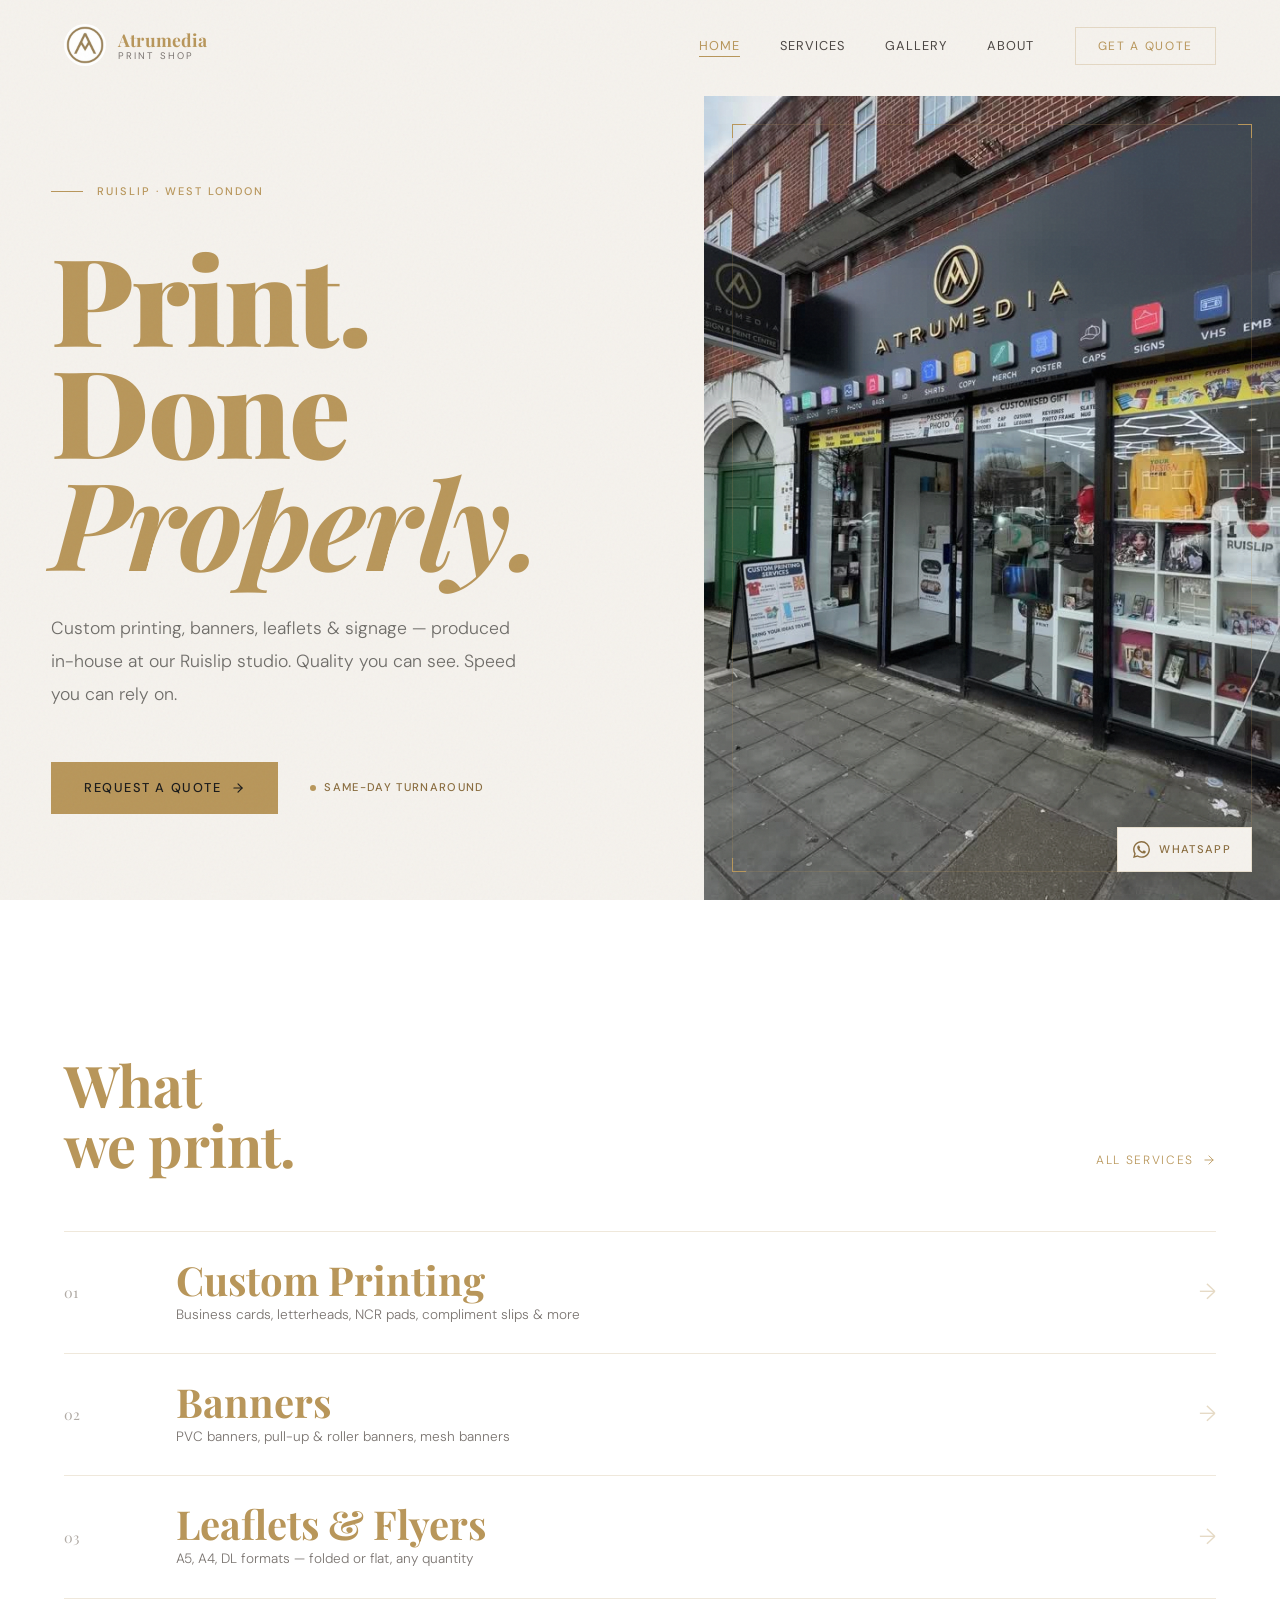
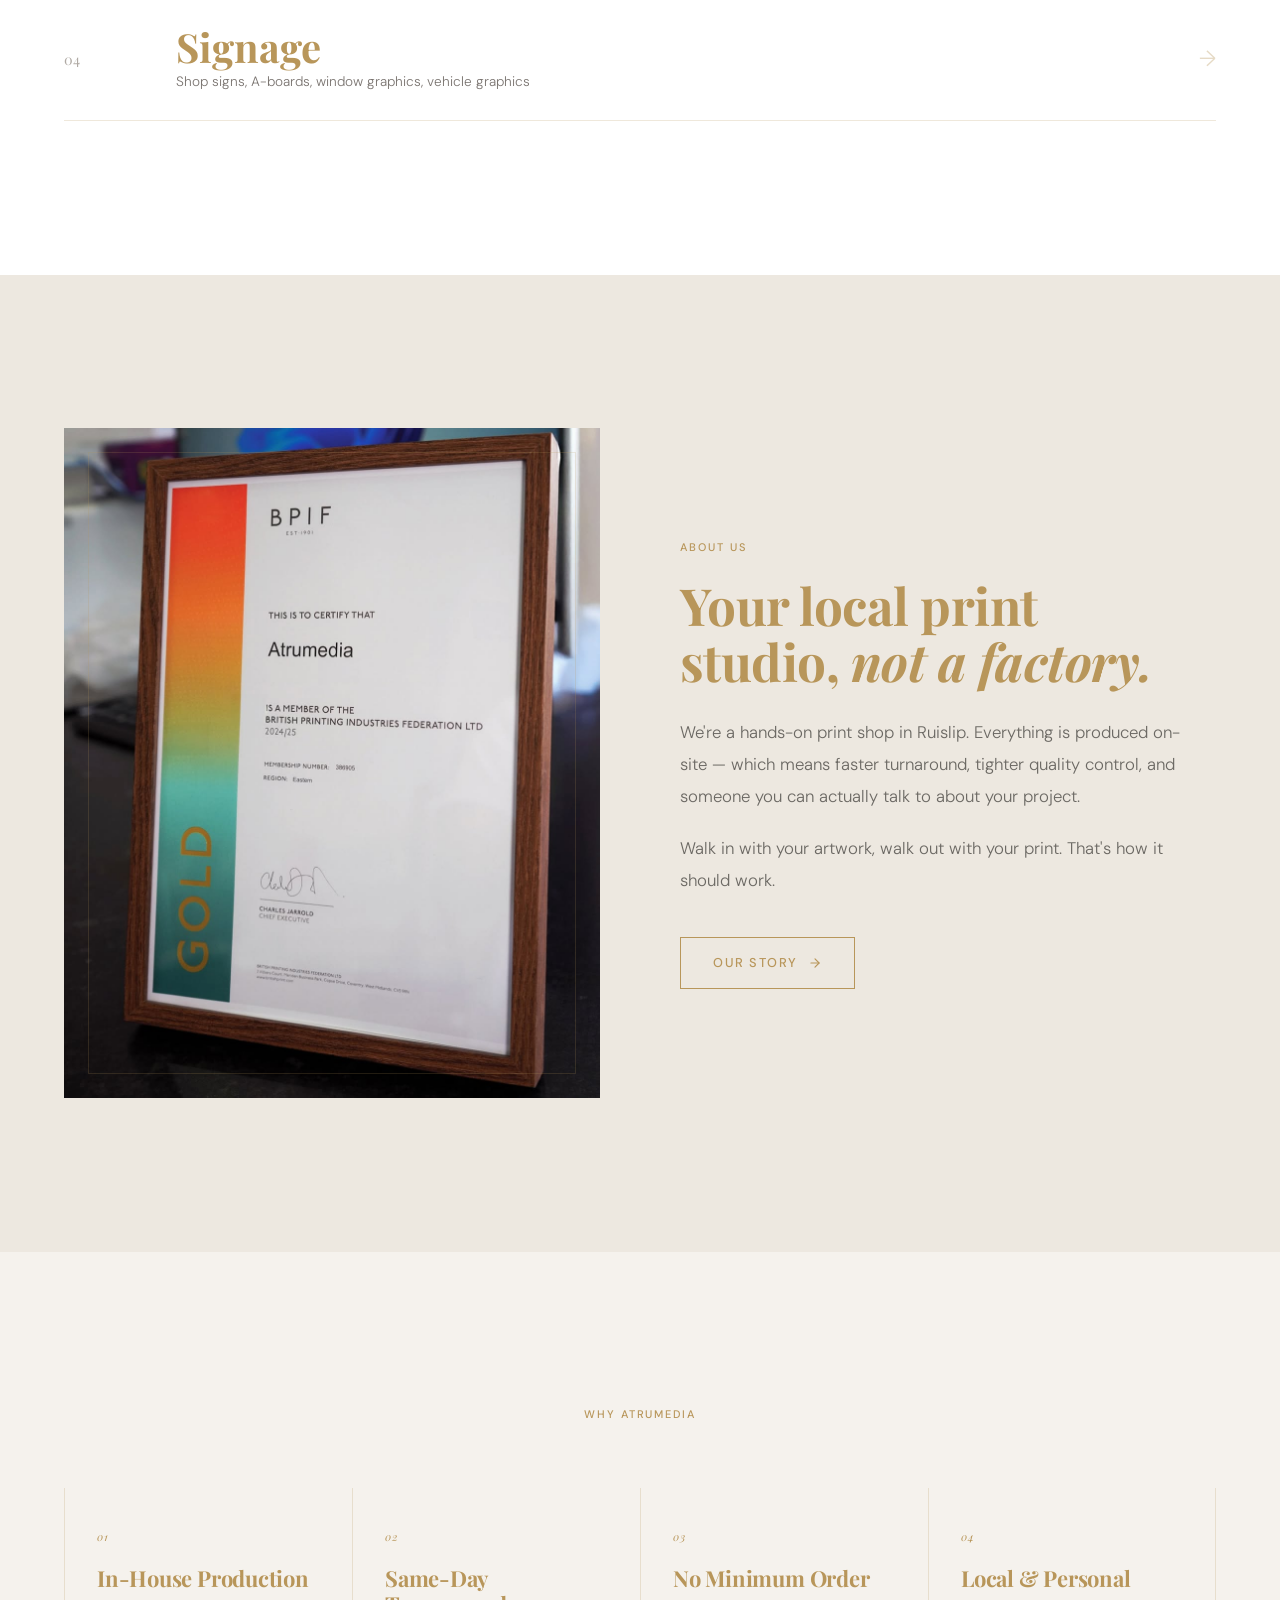
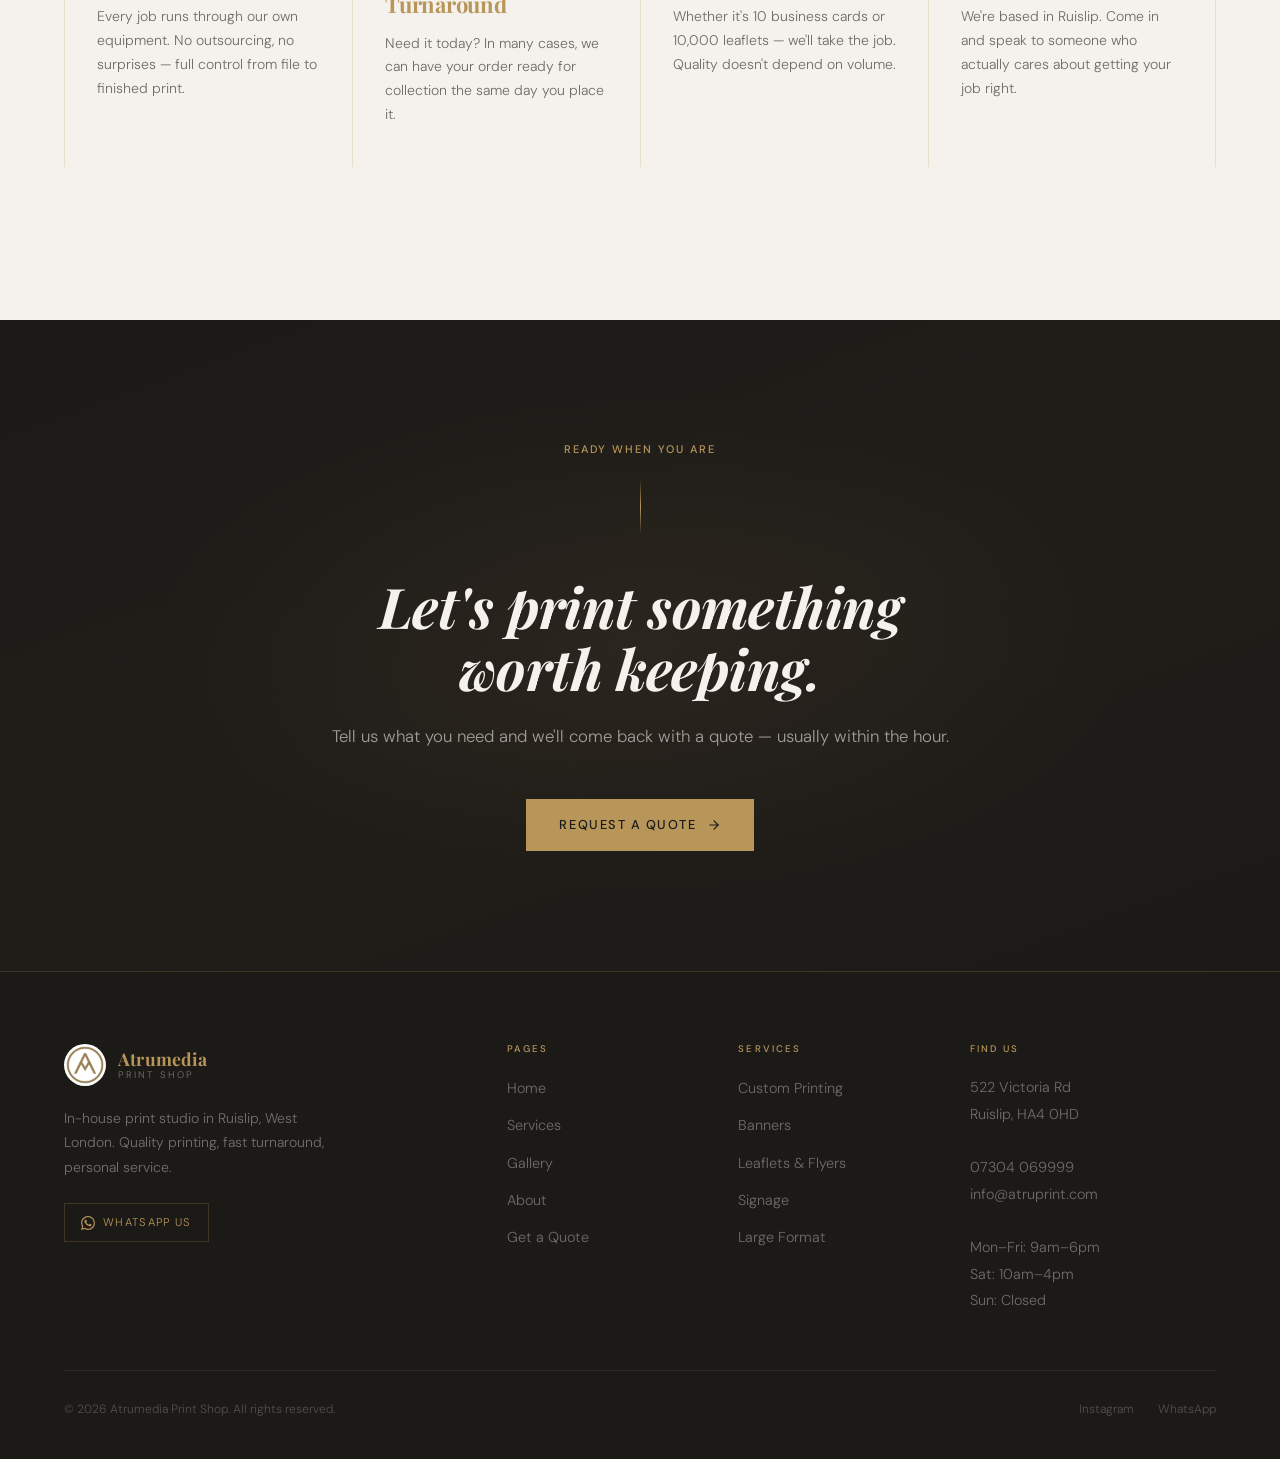
<file: index.html>
<!DOCTYPE html>
<html lang="en">
<head>
  <meta charset="UTF-8" />
  <link rel="icon" href="assets/logo.jpg" type="image/jpeg" />
  <link rel="apple-touch-icon" href="assets/logo.jpg" />
  <meta name="viewport" content="width=device-width, initial-scale=1.0" />
  <title>Atrumedia Print Shop — Print. Done Properly. | Ruislip, West London</title>
  <meta name="description" content="Professional print shop in Ruislip, West London. Custom printing, banners, leaflets & signage — all produced in-house. Same-day turnaround available. Call 07304 069999." />
  <meta name="robots" content="index, follow" />
  <link rel="canonical" href="https://atruprint.com/" />

  <!-- Open Graph -->
  <meta property="og:type" content="website" />
  <meta property="og:url" content="https://atruprint.com/" />
  <meta property="og:title" content="Atrumedia Print Shop — Print. Done Properly." />
  <meta property="og:description" content="Custom printing, banners, leaflets & signage. In-house production, same-day turnaround. Based in Ruislip, West London." />
  <meta property="og:image" content="https://atruprint.com/assets/logo.jpg" />
  <meta name="twitter:card" content="summary_large_image" />

  <!-- Fonts -->
  <link rel="preconnect" href="https://fonts.googleapis.com" />
  <link rel="preconnect" href="https://fonts.gstatic.com" crossorigin />
  <link href="https://fonts.googleapis.com/css2?family=Playfair+Display:ital,wght@0,400;0,500;0,600;0,700;0,800;0,900;1,400;1,500;1,600;1,700&family=DM+Sans:opsz,wght@9..40,300;9..40,400;9..40,500;9..40,600&display=swap" rel="stylesheet" />

  <link rel="stylesheet" href="css/styles.css" />

  <!-- Schema.org LocalBusiness -->
  <script type="application/ld+json">
  {
    "@context": "https://schema.org",
    "@type": "LocalBusiness",
    "name": "Atrumedia Print Shop",
    "image": "https://atruprint.com/assets/logo.jpg",
    "@id": "https://atruprint.com",
    "url": "https://atruprint.com",
    "telephone": "+447304069999",
    "email": "info@atruprint.com",
    "address": {
      "@type": "PostalAddress",
      "streetAddress": "522 Victoria Rd",
      "addressLocality": "Ruislip",
      "postalCode": "HA4 0HD",
      "addressRegion": "London",
      "addressCountry": "GB"
    },
    "geo": {
      "@type": "GeoCoordinates",
      "latitude": 51.5637,
      "longitude": -0.4144
    },
    "openingHoursSpecification": [
      {
        "@type": "OpeningHoursSpecification",
        "dayOfWeek": ["Monday","Tuesday","Wednesday","Thursday","Friday"],
        "opens": "09:00",
        "closes": "18:00"
      },
      {
        "@type": "OpeningHoursSpecification",
        "dayOfWeek": "Saturday",
        "opens": "10:00",
        "closes": "16:00"
      }
    ],
    "description": "Professional print shop in Ruislip, West London. Custom printing, banners, leaflets and signage produced in-house. Same-day turnaround available.",
    "priceRange": "££",
    "sameAs": [
      "https://instagram.com/atrumediaprintshop"
    ]
  }
  </script>
</head>
<body>

  <!-- Navigation -->
  <header class="site-nav" id="siteNav" role="banner">
    <div class="container">
      <div class="nav-inner">
        <a href="index.html" class="nav-logo" aria-label="Atrumedia Print Shop — Home">
          <img src="assets/logo.jpg" alt="Atrumedia AM monogram" width="42" height="42" />
          <div class="nav-logo-text">
            <span class="nav-logo-name">Atrumedia</span>
            <span class="nav-logo-sub">Print Shop</span>
          </div>
        </a>
        <nav aria-label="Main navigation">
          <ul class="nav-links">
            <li><a href="index.html">Home</a></li>
            <li><a href="services.html">Services</a></li>
            <li><a href="gallery.html">Gallery</a></li>
            <li><a href="about.html">About</a></li>
            <li><a href="contact.html" class="nav-cta">Get a Quote</a></li>
          </ul>
        </nav>
        <button class="nav-hamburger" id="navHamburger" aria-label="Open navigation menu" aria-expanded="false" aria-controls="mobileMenu">
          <span></span><span></span><span></span>
        </button>
      </div>
    </div>
  </header>

  <!-- Mobile Menu -->
  <div class="mobile-menu" id="mobileMenu" role="dialog" aria-modal="true" aria-label="Navigation menu">
    <nav>
      <ul class="mobile-menu-links">
        <li><a href="index.html">Home</a></li>
        <li><a href="services.html">Services</a></li>
        <li><a href="gallery.html">Gallery</a></li>
        <li><a href="about.html">About</a></li>
        <li><a href="contact.html">Get a Quote</a></li>
      </ul>
    </nav>
    <div class="mobile-menu-contact">
      <p>Call or WhatsApp</p>
      <a href="tel:07304069999">07304 069999</a>
    </div>
  </div>

  <main id="main-content">

    <!-- ====== HERO ====== -->
    <section class="hero" aria-labelledby="heroHeading">
      <div class="hero-inner">
        <div class="hero-content">
          <div class="hero-eyebrow">
            <span class="label">Ruislip · West London</span>
          </div>
          <h1 class="hero-headline" id="heroHeading">
            Print.<br />Done<br /><em>Properly.</em>
          </h1>
          <p class="hero-body">
            Custom printing, banners, leaflets &amp; signage — produced in-house at our Ruislip studio. Quality you can see. Speed you can rely on.
          </p>
          <div class="hero-cta-group">
            <a href="contact.html" class="btn btn-gold">
              Request a Quote
              <svg xmlns="http://www.w3.org/2000/svg" viewBox="0 0 24 24" fill="none" stroke="currentColor" stroke-width="2" stroke-linecap="round" stroke-linejoin="round" aria-hidden="true"><line x1="5" y1="12" x2="19" y2="12"/><polyline points="12 5 19 12 12 19"/></svg>
            </a>
            <span class="hero-badge" aria-label="Same-day turnaround available">Same-Day Turnaround</span>
          </div>
        </div>
        <div class="hero-plate" aria-hidden="true">
          <img class="hero-plate-img" src="assets/front_page.jpg" alt="Atrumedia print work" loading="lazy" />
          <div class="hero-plate-border"></div>
          <div class="hero-plate-corner hero-plate-corner--tl"></div>
          <div class="hero-plate-corner hero-plate-corner--tr"></div>
          <div class="hero-plate-corner hero-plate-corner--bl"></div>
          <div class="hero-plate-corner hero-plate-corner--br"></div>
        </div>
      </div>
    </section>

    <!-- ====== SERVICES STRIP ====== -->
    <section class="services-strip" aria-labelledby="servicesHeading">
      <div class="container">
        <div class="services-strip-header">
          <h2 id="servicesHeading" class="reveal">What<br />we print.</h2>
          <a href="services.html" class="services-strip-link reveal reveal-delay-1" aria-label="View all services">
            All services
            <svg xmlns="http://www.w3.org/2000/svg" viewBox="0 0 24 24" fill="none" stroke="currentColor" stroke-width="1.5" stroke-linecap="round" stroke-linejoin="round" aria-hidden="true"><line x1="5" y1="12" x2="19" y2="12"/><polyline points="12 5 19 12 12 19"/></svg>
          </a>
        </div>
        <div class="service-items" role="list">
          <a href="services.html#printing" class="service-item reveal" role="listitem">
            <span class="service-item-num">01</span>
            <div class="service-item-content">
              <span class="service-item-name">Custom Printing</span>
              <span class="service-item-desc">Business cards, letterheads, NCR pads, compliment slips &amp; more</span>
            </div>
            <span class="service-item-arrow" aria-hidden="true">→</span>
          </a>
          <a href="services.html#banners" class="service-item reveal reveal-delay-1" role="listitem">
            <span class="service-item-num">02</span>
            <div class="service-item-content">
              <span class="service-item-name">Banners</span>
              <span class="service-item-desc">PVC banners, pull-up &amp; roller banners, mesh banners</span>
            </div>
            <span class="service-item-arrow" aria-hidden="true">→</span>
          </a>
          <a href="services.html#leaflets" class="service-item reveal reveal-delay-2" role="listitem">
            <span class="service-item-num">03</span>
            <div class="service-item-content">
              <span class="service-item-name">Leaflets &amp; Flyers</span>
              <span class="service-item-desc">A5, A4, DL formats — folded or flat, any quantity</span>
            </div>
            <span class="service-item-arrow" aria-hidden="true">→</span>
          </a>
          <a href="services.html#signage" class="service-item reveal reveal-delay-3" role="listitem">
            <span class="service-item-num">04</span>
            <div class="service-item-content">
              <span class="service-item-name">Signage</span>
              <span class="service-item-desc">Shop signs, A-boards, window graphics, vehicle graphics</span>
            </div>
            <span class="service-item-arrow" aria-hidden="true">→</span>
          </a>
        </div>
      </div>
    </section>

    <!-- ====== ABOUT TEASER ====== -->
    <section class="about-teaser" aria-labelledby="aboutTeaserHeading">
      <div class="container">
        <div class="about-teaser-inner">
          <div class="about-teaser-plate reveal" aria-hidden="true">
            <div class="about-teaser-plate-border"></div>
            <img src="assets/front_page2.jpg" alt="Atrumedia print work" loading="lazy" />
          </div>
          <div class="about-teaser-content reveal reveal-delay-1">
            <span class="label">About Us</span>
            <h2 id="aboutTeaserHeading">Your local print studio, <em>not a factory.</em></h2>
            <p>
              We're a hands-on print shop in Ruislip. Everything is produced on-site — which means faster turnaround, tighter quality control, and someone you can actually talk to about your project.
            </p>
            <p>
              Walk in with your artwork, walk out with your print. That's how it should work.
            </p>
            <a href="about.html" class="btn">
              Our Story
              <svg xmlns="http://www.w3.org/2000/svg" viewBox="0 0 24 24" fill="none" stroke="currentColor" stroke-width="2" stroke-linecap="round" stroke-linejoin="round" aria-hidden="true"><line x1="5" y1="12" x2="19" y2="12"/><polyline points="12 5 19 12 12 19"/></svg>
            </a>
          </div>
        </div>
      </div>
    </section>

    <!-- ====== TRUST SECTION ====== -->
    <section class="trust-strip" aria-labelledby="trustHeading">
      <div class="container">
        <div class="trust-strip-header">
          <span class="label" id="trustHeading">Why Atrumedia</span>
        </div>
        <div class="trust-items">
          <div class="trust-item reveal">
            <div class="trust-item-num">01</div>
            <h3>In-House Production</h3>
            <p>Every job runs through our own equipment. No outsourcing, no surprises — full control from file to finished print.</p>
          </div>
          <div class="trust-item reveal reveal-delay-1">
            <div class="trust-item-num">02</div>
            <h3>Same-Day Turnaround</h3>
            <p>Need it today? In many cases, we can have your order ready for collection the same day you place it.</p>
          </div>
          <div class="trust-item reveal reveal-delay-2">
            <div class="trust-item-num">03</div>
            <h3>No Minimum Order</h3>
            <p>Whether it's 10 business cards or 10,000 leaflets — we'll take the job. Quality doesn't depend on volume.</p>
          </div>
          <div class="trust-item reveal reveal-delay-3">
            <div class="trust-item-num">04</div>
            <h3>Local &amp; Personal</h3>
            <p>We're based in Ruislip. Come in and speak to someone who actually cares about getting your job right.</p>
          </div>
        </div>
      </div>
    </section>

    <!-- ====== CTA BANNER ====== -->
    <section class="cta-banner reveal" aria-labelledby="ctaBannerHeading">
      <div class="container">
        <div class="cta-banner-inner">
          <span class="label">Ready when you are</span>
          <div class="cta-banner-rule" aria-hidden="true"></div>
          <h2 id="ctaBannerHeading"><em>Let's print something worth keeping.</em></h2>
          <p>Tell us what you need and we'll come back with a quote — usually within the hour.</p>
          <a href="contact.html" class="btn btn-gold">
            Request a Quote
            <svg xmlns="http://www.w3.org/2000/svg" viewBox="0 0 24 24" fill="none" stroke="currentColor" stroke-width="2" stroke-linecap="round" stroke-linejoin="round" aria-hidden="true"><line x1="5" y1="12" x2="19" y2="12"/><polyline points="12 5 19 12 12 19"/></svg>
          </a>
        </div>
      </div>
    </section>

  </main>

  <!-- Footer -->
  <footer class="site-footer" role="contentinfo">
    <div class="container">
      <div class="footer-inner">
        <div class="footer-brand">
          <a href="index.html" class="nav-logo" aria-label="Atrumedia Print Shop">
            <img src="assets/logo.jpg" alt="Atrumedia logo" width="40" height="40" />
            <div class="nav-logo-text">
              <span class="nav-logo-name">Atrumedia</span>
              <span class="nav-logo-sub">Print Shop</span>
            </div>
          </a>
          <p>In-house print studio in Ruislip, West London. Quality printing, fast turnaround, personal service.</p>
          <a href="https://wa.me/4407304069999" class="footer-whatsapp" target="_blank" rel="noopener noreferrer" aria-label="WhatsApp us">
            <svg xmlns="http://www.w3.org/2000/svg" width="14" height="14" viewBox="0 0 24 24" fill="currentColor" aria-hidden="true"><path d="M17.472 14.382c-.297-.149-1.758-.867-2.03-.967-.273-.099-.471-.148-.67.15-.197.297-.767.966-.94 1.164-.173.199-.347.223-.644.075-.297-.15-1.255-.463-2.39-1.475-.883-.788-1.48-1.761-1.653-2.059-.173-.297-.018-.458.13-.606.134-.133.298-.347.446-.52.149-.174.198-.298.298-.497.099-.198.05-.371-.025-.52-.075-.149-.669-1.612-.916-2.207-.242-.579-.487-.5-.669-.51-.173-.008-.371-.01-.57-.01-.198 0-.52.074-.792.372-.272.297-1.04 1.016-1.04 2.479 0 1.462 1.065 2.875 1.213 3.074.149.198 2.096 3.2 5.077 4.487.709.306 1.262.489 1.694.625.712.227 1.36.195 1.871.118.571-.085 1.758-.719 2.006-1.413.248-.694.248-1.289.173-1.413-.074-.124-.272-.198-.57-.347m-5.421 7.403h-.004a9.87 9.87 0 01-5.031-1.378l-.361-.214-3.741.982.998-3.648-.235-.374a9.86 9.86 0 01-1.51-5.26c.001-5.45 4.436-9.884 9.888-9.884 2.64 0 5.122 1.03 6.988 2.898a9.825 9.825 0 012.893 6.994c-.003 5.45-4.437 9.884-9.885 9.884m8.413-18.297A11.815 11.815 0 0012.05 0C5.495 0 .16 5.335.157 11.892c0 2.096.547 4.142 1.588 5.945L.057 24l6.305-1.654a11.882 11.882 0 005.683 1.448h.005c6.554 0 11.89-5.335 11.893-11.893a11.821 11.821 0 00-3.48-8.413z"/></svg>
            WhatsApp Us
          </a>
        </div>
        <div class="footer-col">
          <h4>Pages</h4>
          <ul>
            <li><a href="index.html">Home</a></li>
            <li><a href="services.html">Services</a></li>
            <li><a href="gallery.html">Gallery</a></li>
            <li><a href="about.html">About</a></li>
            <li><a href="contact.html">Get a Quote</a></li>
          </ul>
        </div>
        <div class="footer-col">
          <h4>Services</h4>
          <ul>
            <li><a href="services.html#printing">Custom Printing</a></li>
            <li><a href="services.html#banners">Banners</a></li>
            <li><a href="services.html#leaflets">Leaflets &amp; Flyers</a></li>
            <li><a href="services.html#signage">Signage</a></li>
            <li><a href="services.html#large-format">Large Format</a></li>
          </ul>
        </div>
        <div class="footer-col">
          <h4>Find Us</h4>
          <address>
            522 Victoria Rd<br />
            Ruislip, HA4 0HD<br />
            <br />
            <a href="tel:07304069999">07304 069999</a><br />
            <a href="mailto:info@atruprint.com">info@atruprint.com</a><br />
            <br />
            Mon–Fri: 9am–6pm<br />
            Sat: 10am–4pm<br />
            Sun: Closed
          </address>
        </div>
      </div>
      <div class="footer-bottom">
        <p class="footer-copy">&copy; 2026 Atrumedia Print Shop. All rights reserved.</p>
        <div class="footer-links">
          <a href="https://instagram.com/atrumediaprintshop" target="_blank" rel="noopener noreferrer" aria-label="@atrumediaprintshop on Instagram">Instagram</a>
          <a href="https://wa.me/4407304069999" target="_blank" rel="noopener noreferrer" aria-label="WhatsApp">WhatsApp</a>
        </div>
      </div>
    </div>
  </footer>

  <!-- Floating WhatsApp -->
  <a href="https://wa.me/4407304069999" class="float-wa" target="_blank" rel="noopener noreferrer" aria-label="Message us on WhatsApp">
    <svg xmlns="http://www.w3.org/2000/svg" viewBox="0 0 24 24" fill="currentColor" aria-hidden="true"><path d="M17.472 14.382c-.297-.149-1.758-.867-2.03-.967-.273-.099-.471-.148-.67.15-.197.297-.767.966-.94 1.164-.173.199-.347.223-.644.075-.297-.15-1.255-.463-2.39-1.475-.883-.788-1.48-1.761-1.653-2.059-.173-.297-.018-.458.13-.606.134-.133.298-.347.446-.52.149-.174.198-.298.298-.497.099-.198.05-.371-.025-.52-.075-.149-.669-1.612-.916-2.207-.242-.579-.487-.5-.669-.51-.173-.008-.371-.01-.57-.01-.198 0-.52.074-.792.372-.272.297-1.04 1.016-1.04 2.479 0 1.462 1.065 2.875 1.213 3.074.149.198 2.096 3.2 5.077 4.487.709.306 1.262.489 1.694.625.712.227 1.36.195 1.871.118.571-.085 1.758-.719 2.006-1.413.248-.694.248-1.289.173-1.413-.074-.124-.272-.198-.57-.347m-5.421 7.403h-.004a9.87 9.87 0 01-5.031-1.378l-.361-.214-3.741.982.998-3.648-.235-.374a9.86 9.86 0 01-1.51-5.26c.001-5.45 4.436-9.884 9.888-9.884 2.64 0 5.122 1.03 6.988 2.898a9.825 9.825 0 012.893 6.994c-.003 5.45-4.437 9.884-9.885 9.884m8.413-18.297A11.815 11.815 0 0012.05 0C5.495 0 .16 5.335.157 11.892c0 2.096.547 4.142 1.588 5.945L.057 24l6.305-1.654a11.882 11.882 0 005.683 1.448h.005c6.554 0 11.89-5.335 11.893-11.893a11.821 11.821 0 00-3.48-8.413z"/></svg>
    WhatsApp
  </a>

  <script src="js/main.js"></script>
</body>
</html>
</file>
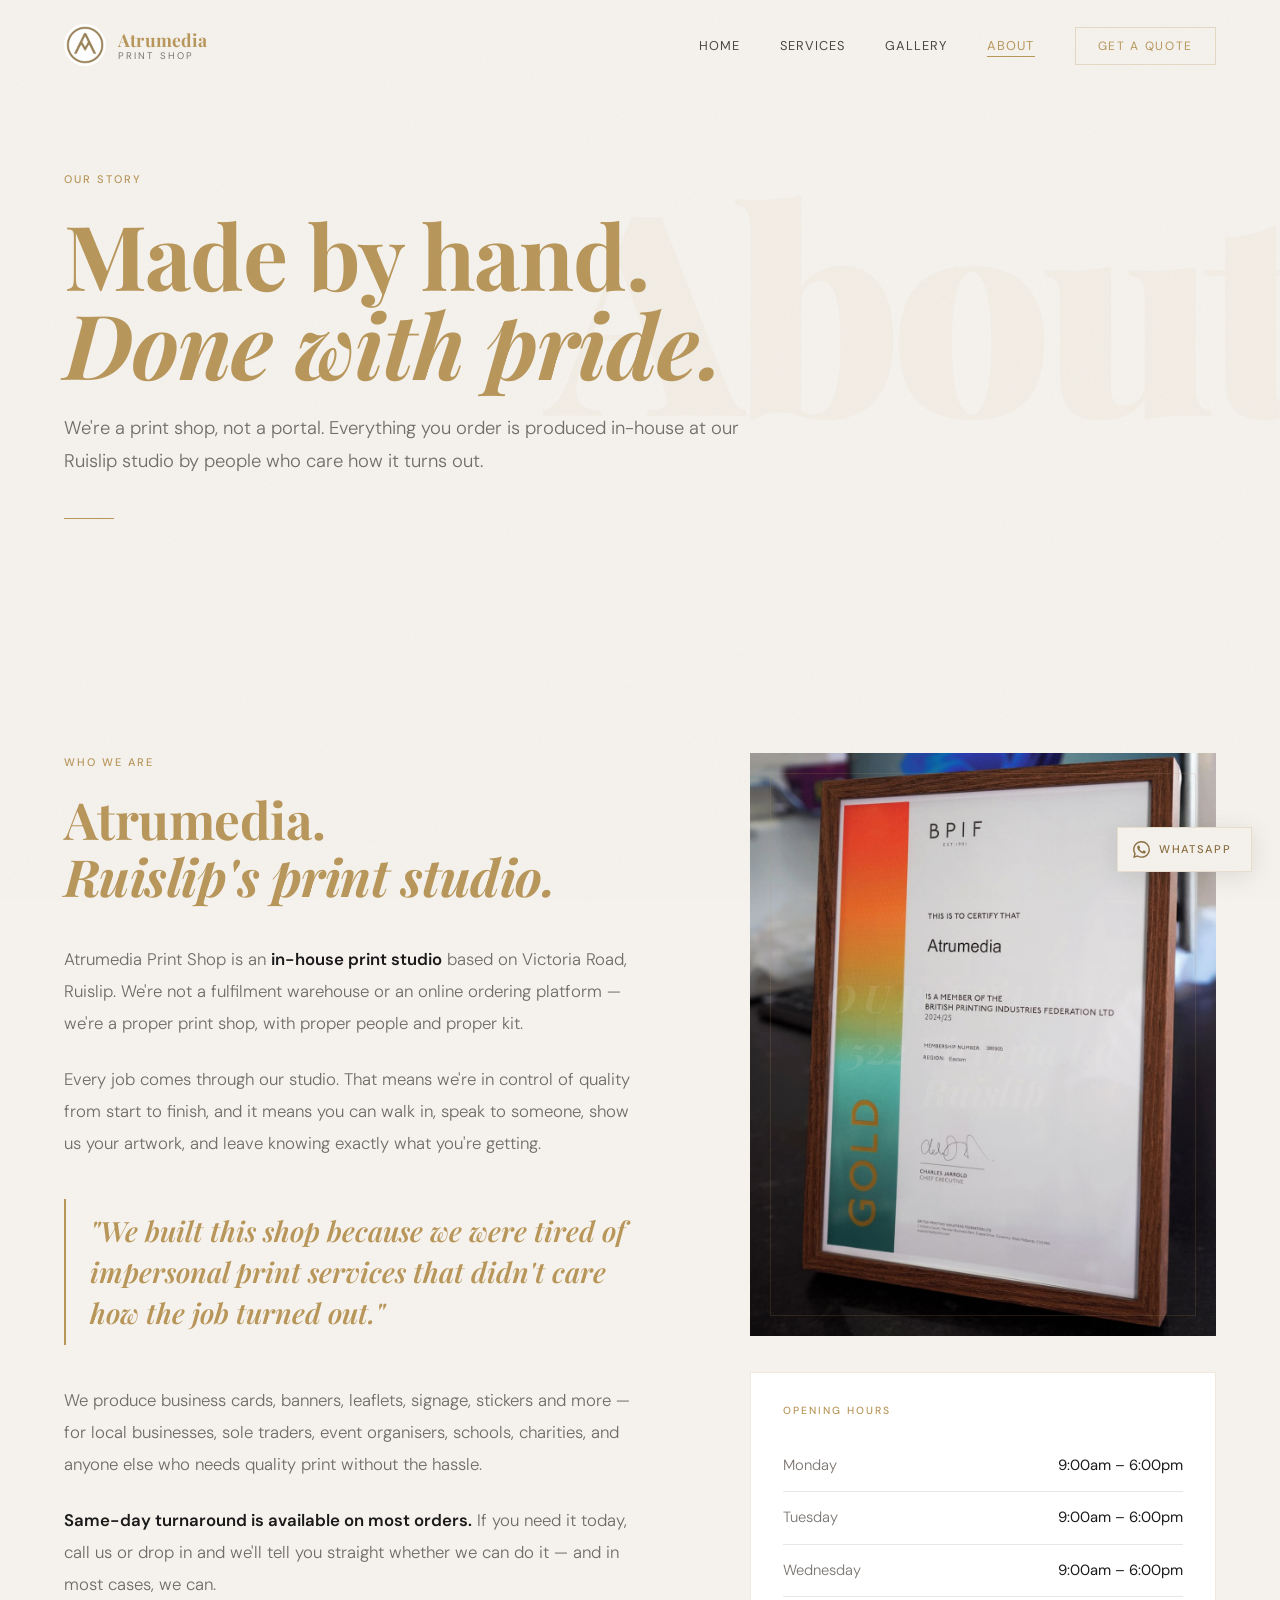
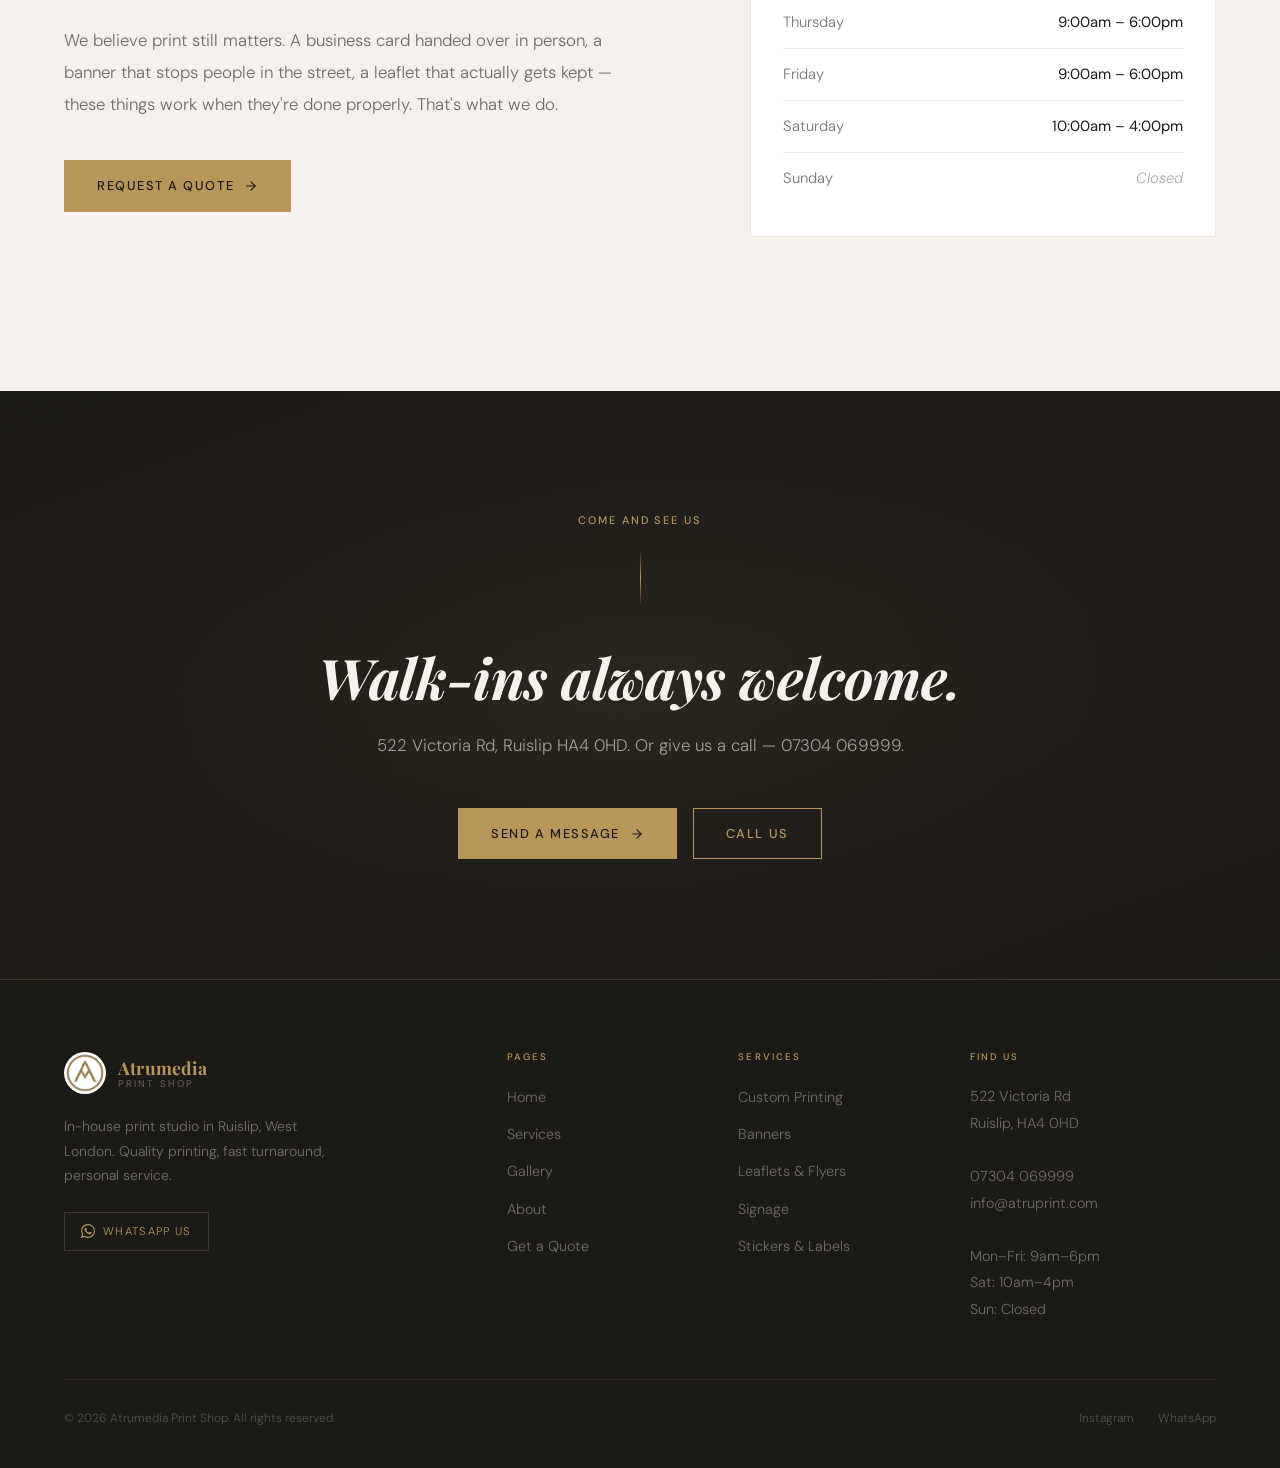
<file: about.html>
<!DOCTYPE html>
<html lang="en">
<head>
  <meta charset="UTF-8" />
  <link rel="icon" href="assets/logo.jpg" type="image/jpeg" />
  <link rel="apple-touch-icon" href="assets/logo.jpg" />
  <meta name="viewport" content="width=device-width, initial-scale=1.0" />
  <title>About — Ruislip Print Shop | Atrumedia Print Shop</title>
  <meta name="description" content="Atrumedia Print Shop is a hands-on in-house print studio in Ruislip, West London. We produce everything ourselves — quality you can see, speed you can rely on." />
  <meta name="robots" content="index, follow" />
  <link rel="canonical" href="https://atruprint.com/about" />

  <meta property="og:type" content="website" />
  <meta property="og:url" content="https://atruprint.com/about" />
  <meta property="og:title" content="About — Atrumedia Print Shop" />
  <meta property="og:description" content="A hands-on in-house print studio in Ruislip. Everything produced ourselves — quality printing, personal service." />
  <meta property="og:image" content="https://atruprint.com/assets/logo.jpg" />

  <link rel="preconnect" href="https://fonts.googleapis.com" />
  <link rel="preconnect" href="https://fonts.gstatic.com" crossorigin />
  <link href="https://fonts.googleapis.com/css2?family=Playfair+Display:ital,wght@0,400;0,500;0,600;0,700;0,800;0,900;1,400;1,500;1,600;1,700&family=DM+Sans:opsz,wght@9..40,300;9..40,400;9..40,500;9..40,600&display=swap" rel="stylesheet" />
  <link rel="stylesheet" href="css/styles.css" />
</head>
<body>

  <header class="site-nav" id="siteNav" role="banner">
    <div class="container">
      <div class="nav-inner">
        <a href="index.html" class="nav-logo" aria-label="Atrumedia Print Shop — Home">
          <img src="assets/logo.jpg" alt="Atrumedia AM monogram" width="42" height="42" />
          <div class="nav-logo-text">
            <span class="nav-logo-name">Atrumedia</span>
            <span class="nav-logo-sub">Print Shop</span>
          </div>
        </a>
        <nav aria-label="Main navigation">
          <ul class="nav-links">
            <li><a href="index.html">Home</a></li>
            <li><a href="services.html">Services</a></li>
            <li><a href="gallery.html">Gallery</a></li>
            <li><a href="about.html">About</a></li>
            <li><a href="contact.html" class="nav-cta">Get a Quote</a></li>
          </ul>
        </nav>
        <button class="nav-hamburger" id="navHamburger" aria-label="Open navigation menu" aria-expanded="false" aria-controls="mobileMenu">
          <span></span><span></span><span></span>
        </button>
      </div>
    </div>
  </header>

  <div class="mobile-menu" id="mobileMenu" role="dialog" aria-modal="true" aria-label="Navigation menu">
    <nav>
      <ul class="mobile-menu-links">
        <li><a href="index.html">Home</a></li>
        <li><a href="services.html">Services</a></li>
        <li><a href="gallery.html">Gallery</a></li>
        <li><a href="about.html">About</a></li>
        <li><a href="contact.html">Get a Quote</a></li>
      </ul>
    </nav>
    <div class="mobile-menu-contact">
      <p>Call or WhatsApp</p>
      <a href="tel:07304069999">07304 069999</a>
    </div>
  </div>

  <main id="main-content">

    <!-- Page Hero -->
    <section class="page-hero" data-bg-text="About" aria-labelledby="pageTitle">
      <div class="container">
        <span class="label">Our story</span>
        <h1 id="pageTitle">Made by hand.<br /><em>Done with pride.</em></h1>
        <p class="page-hero-sub">We're a print shop, not a portal. Everything you order is produced in-house at our Ruislip studio by people who care how it turns out.</p>
        <div class="page-hero-rule" aria-hidden="true"></div>
      </div>
    </section>

    <!-- About Content -->
    <section class="about-content" aria-labelledby="aboutHeading">
      <div class="container">
        <div class="about-grid">

          <div class="about-text reveal">
            <span class="label">Who we are</span>
            <h2 id="aboutHeading">Atrumedia.<br /><em>Ruislip's print studio.</em></h2>

            <p>
              Atrumedia Print Shop is an <strong>in-house print studio</strong> based on Victoria Road, Ruislip. We're not a fulfilment warehouse or an online ordering platform — we're a proper print shop, with proper people and proper kit.
            </p>

            <p>
              Every job comes through our studio. That means we're in control of quality from start to finish, and it means you can walk in, speak to someone, show us your artwork, and leave knowing exactly what you're getting.
            </p>

            <div class="about-pullquote">
              <p>"We built this shop because we were tired of impersonal print services that didn't care how the job turned out."</p>
            </div>

            <p>
              We produce business cards, banners, leaflets, signage, stickers and more — for local businesses, sole traders, event organisers, schools, charities, and anyone else who needs quality print without the hassle.
            </p>

            <p>
              <strong>Same-day turnaround is available on most orders.</strong> If you need it today, call us or drop in and we'll tell you straight whether we can do it — and in most cases, we can.
            </p>

            <p>
              We believe print still matters. A business card handed over in person, a banner that stops people in the street, a leaflet that actually gets kept — these things work when they're done properly. That's what we do.
            </p>

            <div style="margin-top: 40px;">
              <a href="contact.html" class="btn btn-gold">
                Request a Quote
                <svg xmlns="http://www.w3.org/2000/svg" viewBox="0 0 24 24" fill="none" stroke="currentColor" stroke-width="2" stroke-linecap="round" stroke-linejoin="round" aria-hidden="true"><line x1="5" y1="12" x2="19" y2="12"/><polyline points="12 5 19 12 12 19"/></svg>
              </a>
            </div>
          </div>

          <div class="about-sidebar reveal reveal-delay-2">
            <div class="about-photo" aria-hidden="true">
              <img src="assets/front_page2.jpg" alt="Atrumedia print studio" loading="lazy" />
              <div class="about-photo-border"></div>
              <div class="about-photo-label">
                <span class="label">Our studio</span>
                <span>522 Victoria Rd<br />Ruislip</span>
              </div>
            </div>

            <div class="about-hours" aria-label="Opening hours">
              <h3>Opening Hours</h3>
              <ul class="hours-list" role="list">
                <li class="hours-row">
                  <span class="day">Monday</span>
                  <span class="time">9:00am – 6:00pm</span>
                </li>
                <li class="hours-row">
                  <span class="day">Tuesday</span>
                  <span class="time">9:00am – 6:00pm</span>
                </li>
                <li class="hours-row">
                  <span class="day">Wednesday</span>
                  <span class="time">9:00am – 6:00pm</span>
                </li>
                <li class="hours-row">
                  <span class="day">Thursday</span>
                  <span class="time">9:00am – 6:00pm</span>
                </li>
                <li class="hours-row">
                  <span class="day">Friday</span>
                  <span class="time">9:00am – 6:00pm</span>
                </li>
                <li class="hours-row">
                  <span class="day">Saturday</span>
                  <span class="time">10:00am – 4:00pm</span>
                </li>
                <li class="hours-row closed">
                  <span class="day">Sunday</span>
                  <span class="time">Closed</span>
                </li>
              </ul>
            </div>
          </div>

        </div>
      </div>
    </section>

    <!-- CTA Banner -->
    <section class="cta-banner reveal">
      <div class="container">
        <div class="cta-banner-inner">
          <span class="label">Come and see us</span>
          <div class="cta-banner-rule" aria-hidden="true"></div>
          <h2><em>Walk-ins always welcome.</em></h2>
          <p>522 Victoria Rd, Ruislip HA4 0HD. Or give us a call — 07304 069999.</p>
          <div style="display:flex;gap:16px;justify-content:center;flex-wrap:wrap;">
            <a href="contact.html" class="btn btn-gold">
              Send a Message
              <svg xmlns="http://www.w3.org/2000/svg" viewBox="0 0 24 24" fill="none" stroke="currentColor" stroke-width="2" stroke-linecap="round" stroke-linejoin="round" aria-hidden="true"><line x1="5" y1="12" x2="19" y2="12"/><polyline points="12 5 19 12 12 19"/></svg>
            </a>
            <a href="tel:07304069999" class="btn" aria-label="Call 07304 069999">
              Call Us
            </a>
          </div>
        </div>
      </div>
    </section>

  </main>

  <footer class="site-footer" role="contentinfo">
    <div class="container">
      <div class="footer-inner">
        <div class="footer-brand">
          <a href="index.html" class="nav-logo" aria-label="Atrumedia Print Shop">
            <img src="assets/logo.jpg" alt="Atrumedia logo" width="40" height="40" />
            <div class="nav-logo-text">
              <span class="nav-logo-name">Atrumedia</span>
              <span class="nav-logo-sub">Print Shop</span>
            </div>
          </a>
          <p>In-house print studio in Ruislip, West London. Quality printing, fast turnaround, personal service.</p>
          <a href="https://wa.me/4407304069999" class="footer-whatsapp" target="_blank" rel="noopener noreferrer" aria-label="WhatsApp us">
            <svg xmlns="http://www.w3.org/2000/svg" width="14" height="14" viewBox="0 0 24 24" fill="currentColor" aria-hidden="true"><path d="M17.472 14.382c-.297-.149-1.758-.867-2.03-.967-.273-.099-.471-.148-.67.15-.197.297-.767.966-.94 1.164-.173.199-.347.223-.644.075-.297-.15-1.255-.463-2.39-1.475-.883-.788-1.48-1.761-1.653-2.059-.173-.297-.018-.458.13-.606.134-.133.298-.347.446-.52.149-.174.198-.298.298-.497.099-.198.05-.371-.025-.52-.075-.149-.669-1.612-.916-2.207-.242-.579-.487-.5-.669-.51-.173-.008-.371-.01-.57-.01-.198 0-.52.074-.792.372-.272.297-1.04 1.016-1.04 2.479 0 1.462 1.065 2.875 1.213 3.074.149.198 2.096 3.2 5.077 4.487.709.306 1.262.489 1.694.625.712.227 1.36.195 1.871.118.571-.085 1.758-.719 2.006-1.413.248-.694.248-1.289.173-1.413-.074-.124-.272-.198-.57-.347m-5.421 7.403h-.004a9.87 9.87 0 01-5.031-1.378l-.361-.214-3.741.982.998-3.648-.235-.374a9.86 9.86 0 01-1.51-5.26c.001-5.45 4.436-9.884 9.888-9.884 2.64 0 5.122 1.03 6.988 2.898a9.825 9.825 0 012.893 6.994c-.003 5.45-4.437 9.884-9.885 9.884m8.413-18.297A11.815 11.815 0 0012.05 0C5.495 0 .16 5.335.157 11.892c0 2.096.547 4.142 1.588 5.945L.057 24l6.305-1.654a11.882 11.882 0 005.683 1.448h.005c6.554 0 11.89-5.335 11.893-11.893a11.821 11.821 0 00-3.48-8.413z"/></svg>
            WhatsApp Us
          </a>
        </div>
        <div class="footer-col">
          <h4>Pages</h4>
          <ul>
            <li><a href="index.html">Home</a></li>
            <li><a href="services.html">Services</a></li>
            <li><a href="gallery.html">Gallery</a></li>
            <li><a href="about.html">About</a></li>
            <li><a href="contact.html">Get a Quote</a></li>
          </ul>
        </div>
        <div class="footer-col">
          <h4>Services</h4>
          <ul>
            <li><a href="services.html#printing">Custom Printing</a></li>
            <li><a href="services.html#banners">Banners</a></li>
            <li><a href="services.html#leaflets">Leaflets &amp; Flyers</a></li>
            <li><a href="services.html#signage">Signage</a></li>
            <li><a href="services.html#large-format">Stickers &amp; Labels</a></li>
          </ul>
        </div>
        <div class="footer-col">
          <h4>Find Us</h4>
          <address>
            522 Victoria Rd<br />
            Ruislip, HA4 0HD<br />
            <br />
            <a href="tel:07304069999">07304 069999</a><br />
            <a href="mailto:info@atruprint.com">info@atruprint.com</a><br />
            <br />
            Mon–Fri: 9am–6pm<br />
            Sat: 10am–4pm<br />
            Sun: Closed
          </address>
        </div>
      </div>
      <div class="footer-bottom">
        <p class="footer-copy">&copy; 2026 Atrumedia Print Shop. All rights reserved.</p>
        <div class="footer-links">
          <a href="https://instagram.com/atrumediaprintshop" target="_blank" rel="noopener noreferrer">Instagram</a>
          <a href="https://wa.me/4407304069999" target="_blank" rel="noopener noreferrer">WhatsApp</a>
        </div>
      </div>
    </div>
  </footer>

  <a href="https://wa.me/4407304069999" class="float-wa" target="_blank" rel="noopener noreferrer" aria-label="Message us on WhatsApp">
    <svg xmlns="http://www.w3.org/2000/svg" viewBox="0 0 24 24" fill="currentColor" aria-hidden="true"><path d="M17.472 14.382c-.297-.149-1.758-.867-2.03-.967-.273-.099-.471-.148-.67.15-.197.297-.767.966-.94 1.164-.173.199-.347.223-.644.075-.297-.15-1.255-.463-2.39-1.475-.883-.788-1.48-1.761-1.653-2.059-.173-.297-.018-.458.13-.606.134-.133.298-.347.446-.52.149-.174.198-.298.298-.497.099-.198.05-.371-.025-.52-.075-.149-.669-1.612-.916-2.207-.242-.579-.487-.5-.669-.51-.173-.008-.371-.01-.57-.01-.198 0-.52.074-.792.372-.272.297-1.04 1.016-1.04 2.479 0 1.462 1.065 2.875 1.213 3.074.149.198 2.096 3.2 5.077 4.487.709.306 1.262.489 1.694.625.712.227 1.36.195 1.871.118.571-.085 1.758-.719 2.006-1.413.248-.694.248-1.289.173-1.413-.074-.124-.272-.198-.57-.347m-5.421 7.403h-.004a9.87 9.87 0 01-5.031-1.378l-.361-.214-3.741.982.998-3.648-.235-.374a9.86 9.86 0 01-1.51-5.26c.001-5.45 4.436-9.884 9.888-9.884 2.64 0 5.122 1.03 6.988 2.898a9.825 9.825 0 012.893 6.994c-.003 5.45-4.437 9.884-9.885 9.884m8.413-18.297A11.815 11.815 0 0012.05 0C5.495 0 .16 5.335.157 11.892c0 2.096.547 4.142 1.588 5.945L.057 24l6.305-1.654a11.882 11.882 0 005.683 1.448h.005c6.554 0 11.89-5.335 11.893-11.893a11.821 11.821 0 00-3.48-8.413z"/></svg>
    WhatsApp
  </a>

  <script src="js/main.js"></script>
</body>
</html>
</file>
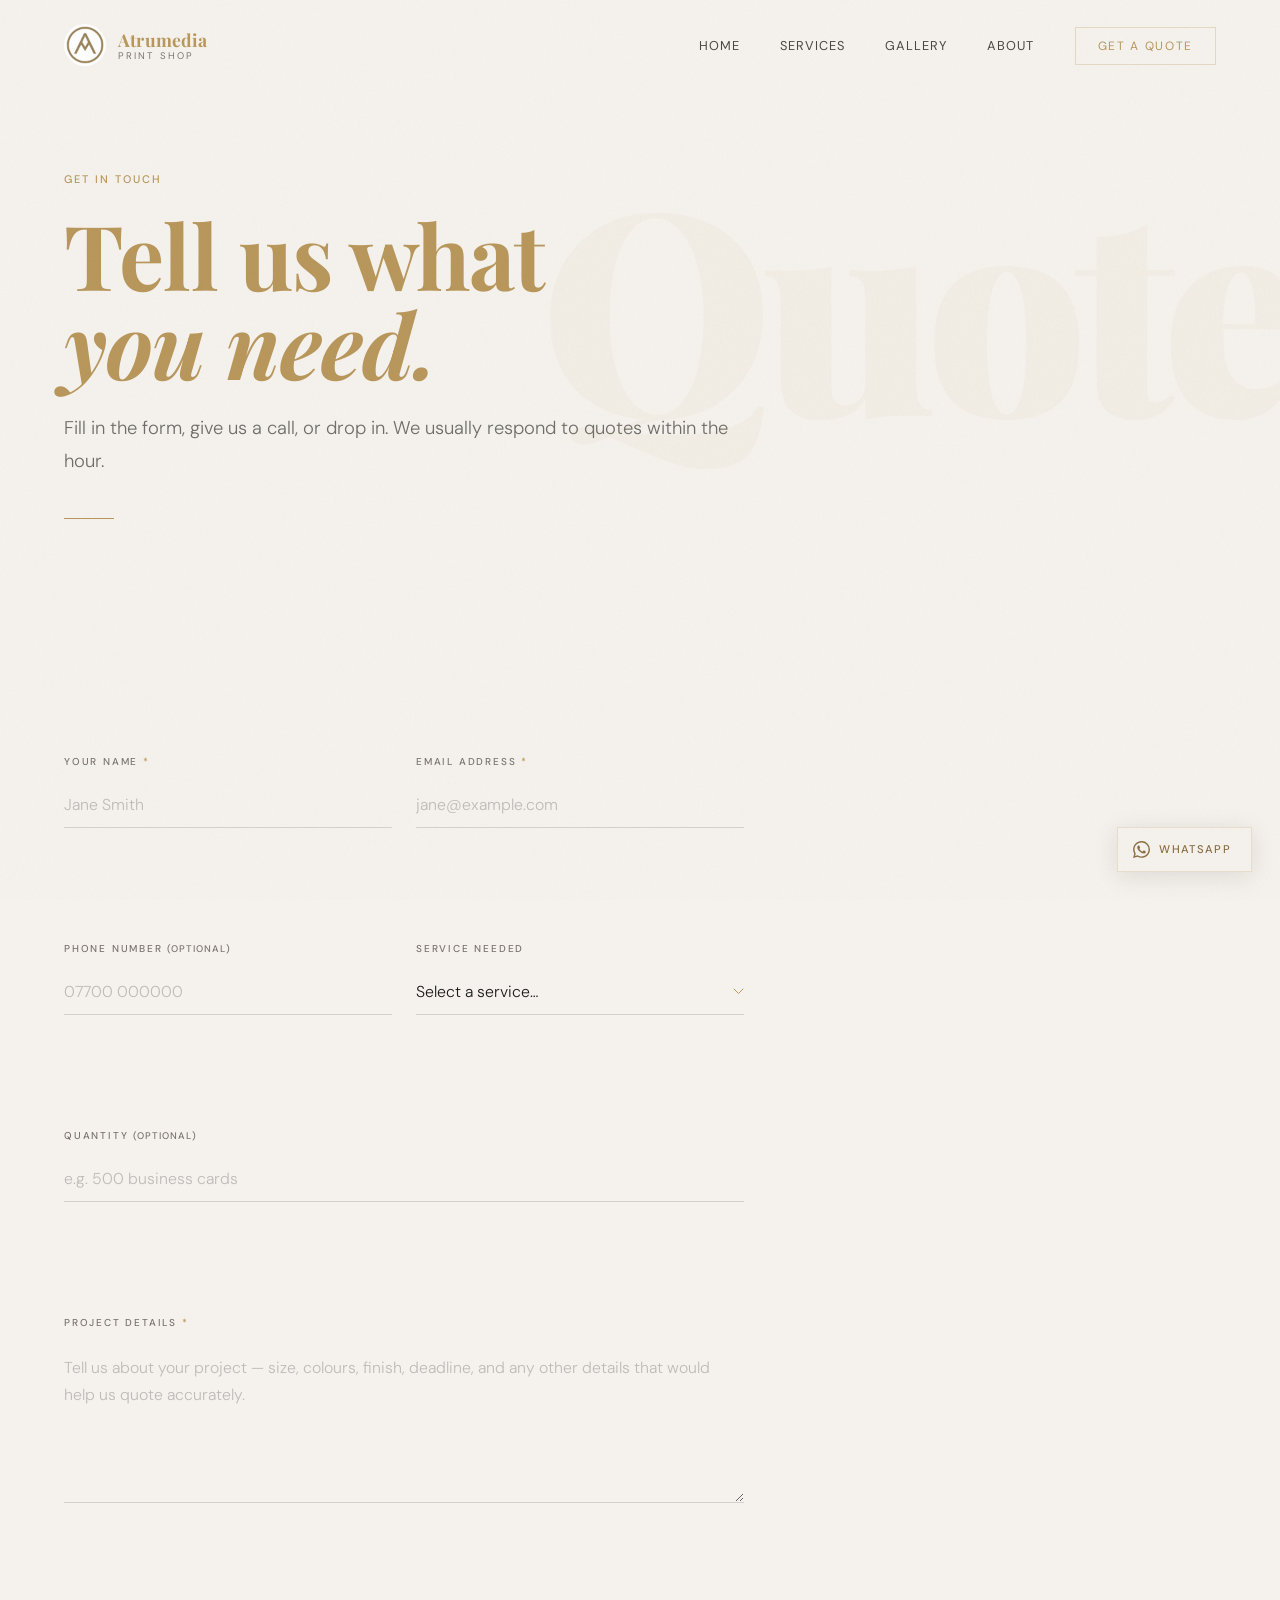
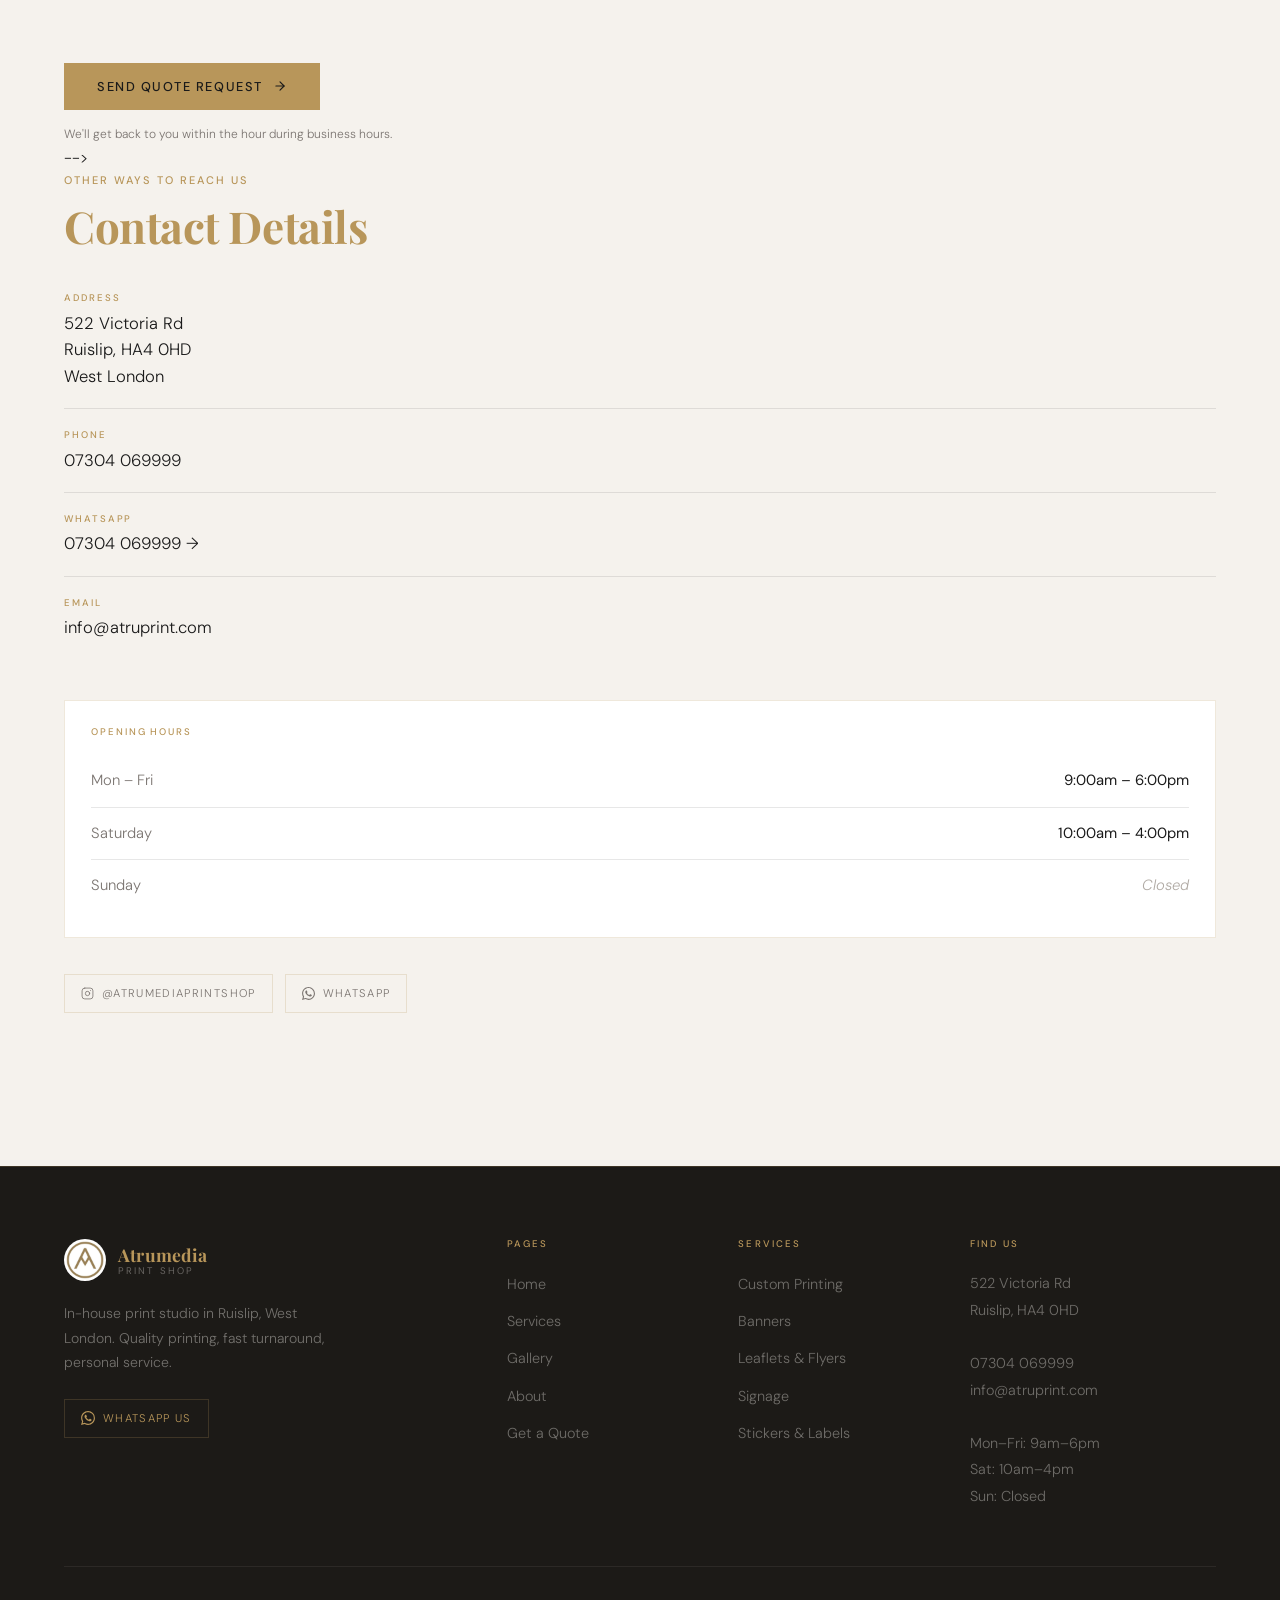
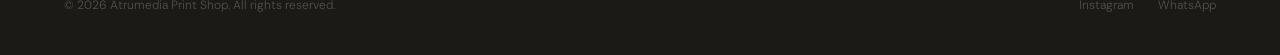
<file: contact.html>
<!DOCTYPE html>
<html lang="en">
<head>
  <meta charset="UTF-8" />
  <link rel="icon" href="assets/logo.jpg" type="image/jpeg" />
  <link rel="apple-touch-icon" href="assets/logo.jpg" />
  <meta name="viewport" content="width=device-width, initial-scale=1.0" />
  <title>Get a Quote — Contact Atrumedia Print Shop | Ruislip</title>
  <meta name="description" content="Request a print quote from Atrumedia Print Shop in Ruislip. Visit us at 522 Victoria Rd, call 07304 069999, or message on WhatsApp. Same-day turnaround available." />
  <meta name="robots" content="index, follow" />
  <link rel="canonical" href="https://atruprint.com/contact" />

  <meta property="og:type" content="website" />
  <meta property="og:url" content="https://atruprint.com/contact" />
  <meta property="og:title" content="Get a Quote — Atrumedia Print Shop" />
  <meta property="og:description" content="Contact our Ruislip print shop for a quote. Call, WhatsApp, or fill in the form." />
  <meta property="og:image" content="https://atruprint.com/assets/logo.jpg" />

  <link rel="preconnect" href="https://fonts.googleapis.com" />
  <link rel="preconnect" href="https://fonts.gstatic.com" crossorigin />
  <link href="https://fonts.googleapis.com/css2?family=Playfair+Display:ital,wght@0,400;0,500;0,600;0,700;0,800;0,900;1,400;1,500;1,600;1,700&family=DM+Sans:opsz,wght@9..40,300;9..40,400;9..40,500;9..40,600&display=swap" rel="stylesheet" />
  <link rel="stylesheet" href="css/styles.css" />
</head>
<body>

  <header class="site-nav" id="siteNav" role="banner">
    <div class="container">
      <div class="nav-inner">
        <a href="index.html" class="nav-logo" aria-label="Atrumedia Print Shop — Home">
          <img src="assets/logo.jpg" alt="Atrumedia AM monogram" width="42" height="42" />
          <div class="nav-logo-text">
            <span class="nav-logo-name">Atrumedia</span>
            <span class="nav-logo-sub">Print Shop</span>
          </div>
        </a>
        <nav aria-label="Main navigation">
          <ul class="nav-links">
            <li><a href="index.html">Home</a></li>
            <li><a href="services.html">Services</a></li>
            <li><a href="gallery.html">Gallery</a></li>
            <li><a href="about.html">About</a></li>
            <li><a href="contact.html" class="nav-cta">Get a Quote</a></li>
          </ul>
        </nav>
        <button class="nav-hamburger" id="navHamburger" aria-label="Open navigation menu" aria-expanded="false" aria-controls="mobileMenu">
          <span></span><span></span><span></span>
        </button>
      </div>
    </div>
  </header>

  <div class="mobile-menu" id="mobileMenu" role="dialog" aria-modal="true" aria-label="Navigation menu">
    <nav>
      <ul class="mobile-menu-links">
        <li><a href="index.html">Home</a></li>
        <li><a href="services.html">Services</a></li>
        <li><a href="gallery.html">Gallery</a></li>
        <li><a href="about.html">About</a></li>
        <li><a href="contact.html">Get a Quote</a></li>
      </ul>
    </nav>
    <div class="mobile-menu-contact">
      <p>Call or WhatsApp</p>
      <a href="tel:07304069999">07304 069999</a>
    </div>
  </div>

  <main id="main-content">

    <!-- Page Hero -->
    <section class="page-hero" data-bg-text="Quote" aria-labelledby="pageTitle">
      <div class="container">
        <span class="label">Get in touch</span>
        <h1 id="pageTitle">Tell us what<br /><em>you need.</em></h1>
        <p class="page-hero-sub">Fill in the form, give us a call, or drop in. We usually respond to quotes within the hour.</p>
        <div class="page-hero-rule" aria-hidden="true"></div>
      </div>
    </section>

    <!-- Contact Section -->
    <section class="contact-section" aria-label="Contact and quote request">
      <div class="container">
        <div class="contact-grid">

          <!-- Quote Form — hidden; uncomment to re-enable -->
          <!--
          <div class="contact-form-wrap reveal">
            <span class="label">Quote request form</span>
            <h2>Request a Quote</h2>
            <p>Give us as much detail as you can — service type, quantity, and any deadlines. We'll come back to you promptly.</p>

            <form
              id="quoteForm"
              name="quote-request"
              method="POST"
              netlify
              data-netlify="true"
              netlify-honeypot="bot-field"
              aria-label="Quote request form"
            >
              <!-- Netlify hidden field -->
              <input type="hidden" name="form-name" value="quote-request" />
              <p aria-hidden="true" style="display:none;">
                <label>Don't fill this out: <input name="bot-field" /></label>
              </p>

              <div class="form-row">
                <div class="form-group">
                  <label for="name">Your Name <span aria-hidden="true" style="color:var(--gold)">*</span></label>
                  <input
                    type="text"
                    id="name"
                    name="name"
                    placeholder="Jane Smith"
                    required
                    autocomplete="name"
                    aria-required="true"
                  />
                </div>
                <div class="form-group">
                  <label for="email">Email Address <span aria-hidden="true" style="color:var(--gold)">*</span></label>
                  <input
                    type="email"
                    id="email"
                    name="email"
                    placeholder="jane@example.com"
                    required
                    autocomplete="email"
                    aria-required="true"
                  />
                </div>
              </div>

              <div class="form-row">
                <div class="form-group">
                  <label for="phone">Phone Number <span style="color:var(--mid-grey);font-size:0.6rem;letter-spacing:0.1em;">(Optional)</span></label>
                  <input
                    type="tel"
                    id="phone"
                    name="phone"
                    placeholder="07700 000000"
                    autocomplete="tel"
                  />
                </div>
                <div class="form-group">
                  <label for="service">Service Needed</label>
                  <select id="service" name="service" aria-label="Select the service you require">
                    <option value="" disabled selected>Select a service…</option>
                    <option value="Custom Printing">Custom Printing</option>
                    <option value="Banners">Banners</option>
                    <option value="Leaflets & Flyers">Leaflets &amp; Flyers</option>
                    <option value="Signage">Signage</option>
                    <option value="Large Format / Posters">Large Format / Posters</option>
                    <option value="Stickers & Labels">Stickers &amp; Labels</option>
                    <option value="Other">Other / Not Sure</option>
                  </select>
                </div>
              </div>

              <div class="form-group">
                <label for="quantity">Quantity <span style="color:var(--mid-grey);font-size:0.6rem;letter-spacing:0.1em;">(Optional)</span></label>
                <input
                  type="text"
                  id="quantity"
                  name="quantity"
                  placeholder="e.g. 500 business cards"
                />
              </div>

              <div class="form-group">
                <label for="message">Project Details <span aria-hidden="true" style="color:var(--gold)">*</span></label>
                <textarea
                  id="message"
                  name="message"
                  placeholder="Tell us about your project — size, colours, finish, deadline, and any other details that would help us quote accurately."
                  required
                  aria-required="true"
                  rows="5"
                ></textarea>
              </div>

              <div class="form-submit">
                <button type="submit" class="btn btn-gold">
                  Send Quote Request
                  <svg xmlns="http://www.w3.org/2000/svg" viewBox="0 0 24 24" fill="none" stroke="currentColor" stroke-width="2" stroke-linecap="round" stroke-linejoin="round" aria-hidden="true"><line x1="5" y1="12" x2="19" y2="12"/><polyline points="12 5 19 12 12 19"/></svg>
                </button>
                <p style="font-size:0.75rem;color:var(--mid-grey);margin-top:14px;font-weight:300;">We'll get back to you within the hour during business hours.</p>
              </div>
            </form>
          </div>
          -->

          <!-- Contact Info -->
          <div class="contact-info reveal reveal-delay-2">
            <div class="contact-info-header">
              <span class="label">Other ways to reach us</span>
              <h2>Contact Details</h2>
            </div>

            <div class="contact-details" aria-label="Contact information">
              <div class="contact-detail">
                <span class="contact-detail-label">Address</span>
                <span class="contact-detail-value">
                  522 Victoria Rd<br />
                  Ruislip, HA4 0HD<br />
                  West London
                </span>
              </div>
              <div class="contact-detail">
                <span class="contact-detail-label">Phone</span>
                <span class="contact-detail-value">
                  <a href="tel:07304069999" aria-label="Call 07304 069999">07304 069999</a>
                </span>
              </div>
              <div class="contact-detail">
                <span class="contact-detail-label">WhatsApp</span>
                <span class="contact-detail-value">
                  <a href="https://wa.me/4407304069999" target="_blank" rel="noopener noreferrer" aria-label="Message on WhatsApp">07304 069999 →</a>
                </span>
              </div>
              <div class="contact-detail">
                <span class="contact-detail-label">Email</span>
                <span class="contact-detail-value">
                  <a href="mailto:info@atruprint.com">info@atruprint.com</a>
                </span>
              </div>
            </div>

            <div class="contact-hours-block" aria-label="Opening hours">
              <h4>Opening Hours</h4>
              <ul class="hours-list" role="list">
                <li class="hours-row">
                  <span class="day">Mon – Fri</span>
                  <span class="time">9:00am – 6:00pm</span>
                </li>
                <li class="hours-row">
                  <span class="day">Saturday</span>
                  <span class="time">10:00am – 4:00pm</span>
                </li>
                <li class="hours-row closed">
                  <span class="day">Sunday</span>
                  <span class="time">Closed</span>
                </li>
              </ul>
            </div>

            <div class="contact-social" aria-label="Social media and messaging">
              <a
                href="https://instagram.com/atrumediaprintshop"
                class="social-link"
                target="_blank"
                rel="noopener noreferrer"
                aria-label="Follow @atrumediaprintshop on Instagram"
              >
                <svg xmlns="http://www.w3.org/2000/svg" width="13" height="13" viewBox="0 0 24 24" fill="none" stroke="currentColor" stroke-width="1.5" stroke-linecap="round" stroke-linejoin="round" aria-hidden="true"><rect x="2" y="2" width="20" height="20" rx="5" ry="5"/><path d="M16 11.37A4 4 0 1 1 12.63 8 4 4 0 0 1 16 11.37z"/><line x1="17.5" y1="6.5" x2="17.51" y2="6.5"/></svg>
                @atrumediaprintshop
              </a>
              <a
                href="https://wa.me/4407304069999"
                class="social-link"
                target="_blank"
                rel="noopener noreferrer"
                aria-label="Message us on WhatsApp"
              >
                <svg xmlns="http://www.w3.org/2000/svg" width="13" height="13" viewBox="0 0 24 24" fill="currentColor" aria-hidden="true"><path d="M17.472 14.382c-.297-.149-1.758-.867-2.03-.967-.273-.099-.471-.148-.67.15-.197.297-.767.966-.94 1.164-.173.199-.347.223-.644.075-.297-.15-1.255-.463-2.39-1.475-.883-.788-1.48-1.761-1.653-2.059-.173-.297-.018-.458.13-.606.134-.133.298-.347.446-.52.149-.174.198-.298.298-.497.099-.198.05-.371-.025-.52-.075-.149-.669-1.612-.916-2.207-.242-.579-.487-.5-.669-.51-.173-.008-.371-.01-.57-.01-.198 0-.52.074-.792.372-.272.297-1.04 1.016-1.04 2.479 0 1.462 1.065 2.875 1.213 3.074.149.198 2.096 3.2 5.077 4.487.709.306 1.262.489 1.694.625.712.227 1.36.195 1.871.118.571-.085 1.758-.719 2.006-1.413.248-.694.248-1.289.173-1.413-.074-.124-.272-.198-.57-.347m-5.421 7.403h-.004a9.87 9.87 0 01-5.031-1.378l-.361-.214-3.741.982.998-3.648-.235-.374a9.86 9.86 0 01-1.51-5.26c.001-5.45 4.436-9.884 9.888-9.884 2.64 0 5.122 1.03 6.988 2.898a9.825 9.825 0 012.893 6.994c-.003 5.45-4.437 9.884-9.885 9.884m8.413-18.297A11.815 11.815 0 0012.05 0C5.495 0 .16 5.335.157 11.892c0 2.096.547 4.142 1.588 5.945L.057 24l6.305-1.654a11.882 11.882 0 005.683 1.448h.005c6.554 0 11.89-5.335 11.893-11.893a11.821 11.821 0 00-3.48-8.413z"/></svg>
                WhatsApp
              </a>
            </div>

          </div>
        </div>
      </div>
    </section>

  </main>

  <footer class="site-footer" role="contentinfo">
    <div class="container">
      <div class="footer-inner">
        <div class="footer-brand">
          <a href="index.html" class="nav-logo" aria-label="Atrumedia Print Shop">
            <img src="assets/logo.jpg" alt="Atrumedia logo" width="40" height="40" />
            <div class="nav-logo-text">
              <span class="nav-logo-name">Atrumedia</span>
              <span class="nav-logo-sub">Print Shop</span>
            </div>
          </a>
          <p>In-house print studio in Ruislip, West London. Quality printing, fast turnaround, personal service.</p>
          <a href="https://wa.me/4407304069999" class="footer-whatsapp" target="_blank" rel="noopener noreferrer" aria-label="WhatsApp us">
            <svg xmlns="http://www.w3.org/2000/svg" width="14" height="14" viewBox="0 0 24 24" fill="currentColor" aria-hidden="true"><path d="M17.472 14.382c-.297-.149-1.758-.867-2.03-.967-.273-.099-.471-.148-.67.15-.197.297-.767.966-.94 1.164-.173.199-.347.223-.644.075-.297-.15-1.255-.463-2.39-1.475-.883-.788-1.48-1.761-1.653-2.059-.173-.297-.018-.458.13-.606.134-.133.298-.347.446-.52.149-.174.198-.298.298-.497.099-.198.05-.371-.025-.52-.075-.149-.669-1.612-.916-2.207-.242-.579-.487-.5-.669-.51-.173-.008-.371-.01-.57-.01-.198 0-.52.074-.792.372-.272.297-1.04 1.016-1.04 2.479 0 1.462 1.065 2.875 1.213 3.074.149.198 2.096 3.2 5.077 4.487.709.306 1.262.489 1.694.625.712.227 1.36.195 1.871.118.571-.085 1.758-.719 2.006-1.413.248-.694.248-1.289.173-1.413-.074-.124-.272-.198-.57-.347m-5.421 7.403h-.004a9.87 9.87 0 01-5.031-1.378l-.361-.214-3.741.982.998-3.648-.235-.374a9.86 9.86 0 01-1.51-5.26c.001-5.45 4.436-9.884 9.888-9.884 2.64 0 5.122 1.03 6.988 2.898a9.825 9.825 0 012.893 6.994c-.003 5.45-4.437 9.884-9.885 9.884m8.413-18.297A11.815 11.815 0 0012.05 0C5.495 0 .16 5.335.157 11.892c0 2.096.547 4.142 1.588 5.945L.057 24l6.305-1.654a11.882 11.882 0 005.683 1.448h.005c6.554 0 11.89-5.335 11.893-11.893a11.821 11.821 0 00-3.48-8.413z"/></svg>
            WhatsApp Us
          </a>
        </div>
        <div class="footer-col">
          <h4>Pages</h4>
          <ul>
            <li><a href="index.html">Home</a></li>
            <li><a href="services.html">Services</a></li>
            <li><a href="gallery.html">Gallery</a></li>
            <li><a href="about.html">About</a></li>
            <li><a href="contact.html">Get a Quote</a></li>
          </ul>
        </div>
        <div class="footer-col">
          <h4>Services</h4>
          <ul>
            <li><a href="services.html#printing">Custom Printing</a></li>
            <li><a href="services.html#banners">Banners</a></li>
            <li><a href="services.html#leaflets">Leaflets &amp; Flyers</a></li>
            <li><a href="services.html#signage">Signage</a></li>
            <li><a href="services.html#large-format">Stickers &amp; Labels</a></li>
          </ul>
        </div>
        <div class="footer-col">
          <h4>Find Us</h4>
          <address>
            522 Victoria Rd<br />
            Ruislip, HA4 0HD<br />
            <br />
            <a href="tel:07304069999">07304 069999</a><br />
            <a href="mailto:info@atruprint.com">info@atruprint.com</a><br />
            <br />
            Mon–Fri: 9am–6pm<br />
            Sat: 10am–4pm<br />
            Sun: Closed
          </address>
        </div>
      </div>
      <div class="footer-bottom">
        <p class="footer-copy">&copy; 2026 Atrumedia Print Shop. All rights reserved.</p>
        <div class="footer-links">
          <a href="https://instagram.com/atrumediaprintshop" target="_blank" rel="noopener noreferrer">Instagram</a>
          <a href="https://wa.me/4407304069999" target="_blank" rel="noopener noreferrer">WhatsApp</a>
        </div>
      </div>
    </div>
  </footer>

  <a href="https://wa.me/4407304069999" class="float-wa" target="_blank" rel="noopener noreferrer" aria-label="Message us on WhatsApp">
    <svg xmlns="http://www.w3.org/2000/svg" viewBox="0 0 24 24" fill="currentColor" aria-hidden="true"><path d="M17.472 14.382c-.297-.149-1.758-.867-2.03-.967-.273-.099-.471-.148-.67.15-.197.297-.767.966-.94 1.164-.173.199-.347.223-.644.075-.297-.15-1.255-.463-2.39-1.475-.883-.788-1.48-1.761-1.653-2.059-.173-.297-.018-.458.13-.606.134-.133.298-.347.446-.52.149-.174.198-.298.298-.497.099-.198.05-.371-.025-.52-.075-.149-.669-1.612-.916-2.207-.242-.579-.487-.5-.669-.51-.173-.008-.371-.01-.57-.01-.198 0-.52.074-.792.372-.272.297-1.04 1.016-1.04 2.479 0 1.462 1.065 2.875 1.213 3.074.149.198 2.096 3.2 5.077 4.487.709.306 1.262.489 1.694.625.712.227 1.36.195 1.871.118.571-.085 1.758-.719 2.006-1.413.248-.694.248-1.289.173-1.413-.074-.124-.272-.198-.57-.347m-5.421 7.403h-.004a9.87 9.87 0 01-5.031-1.378l-.361-.214-3.741.982.998-3.648-.235-.374a9.86 9.86 0 01-1.51-5.26c.001-5.45 4.436-9.884 9.888-9.884 2.64 0 5.122 1.03 6.988 2.898a9.825 9.825 0 012.893 6.994c-.003 5.45-4.437 9.884-9.885 9.884m8.413-18.297A11.815 11.815 0 0012.05 0C5.495 0 .16 5.335.157 11.892c0 2.096.547 4.142 1.588 5.945L.057 24l6.305-1.654a11.882 11.882 0 005.683 1.448h.005c6.554 0 11.89-5.335 11.893-11.893a11.821 11.821 0 00-3.48-8.413z"/></svg>
    WhatsApp
  </a>

  <script src="js/main.js"></script>
</body>
</html>
</file>
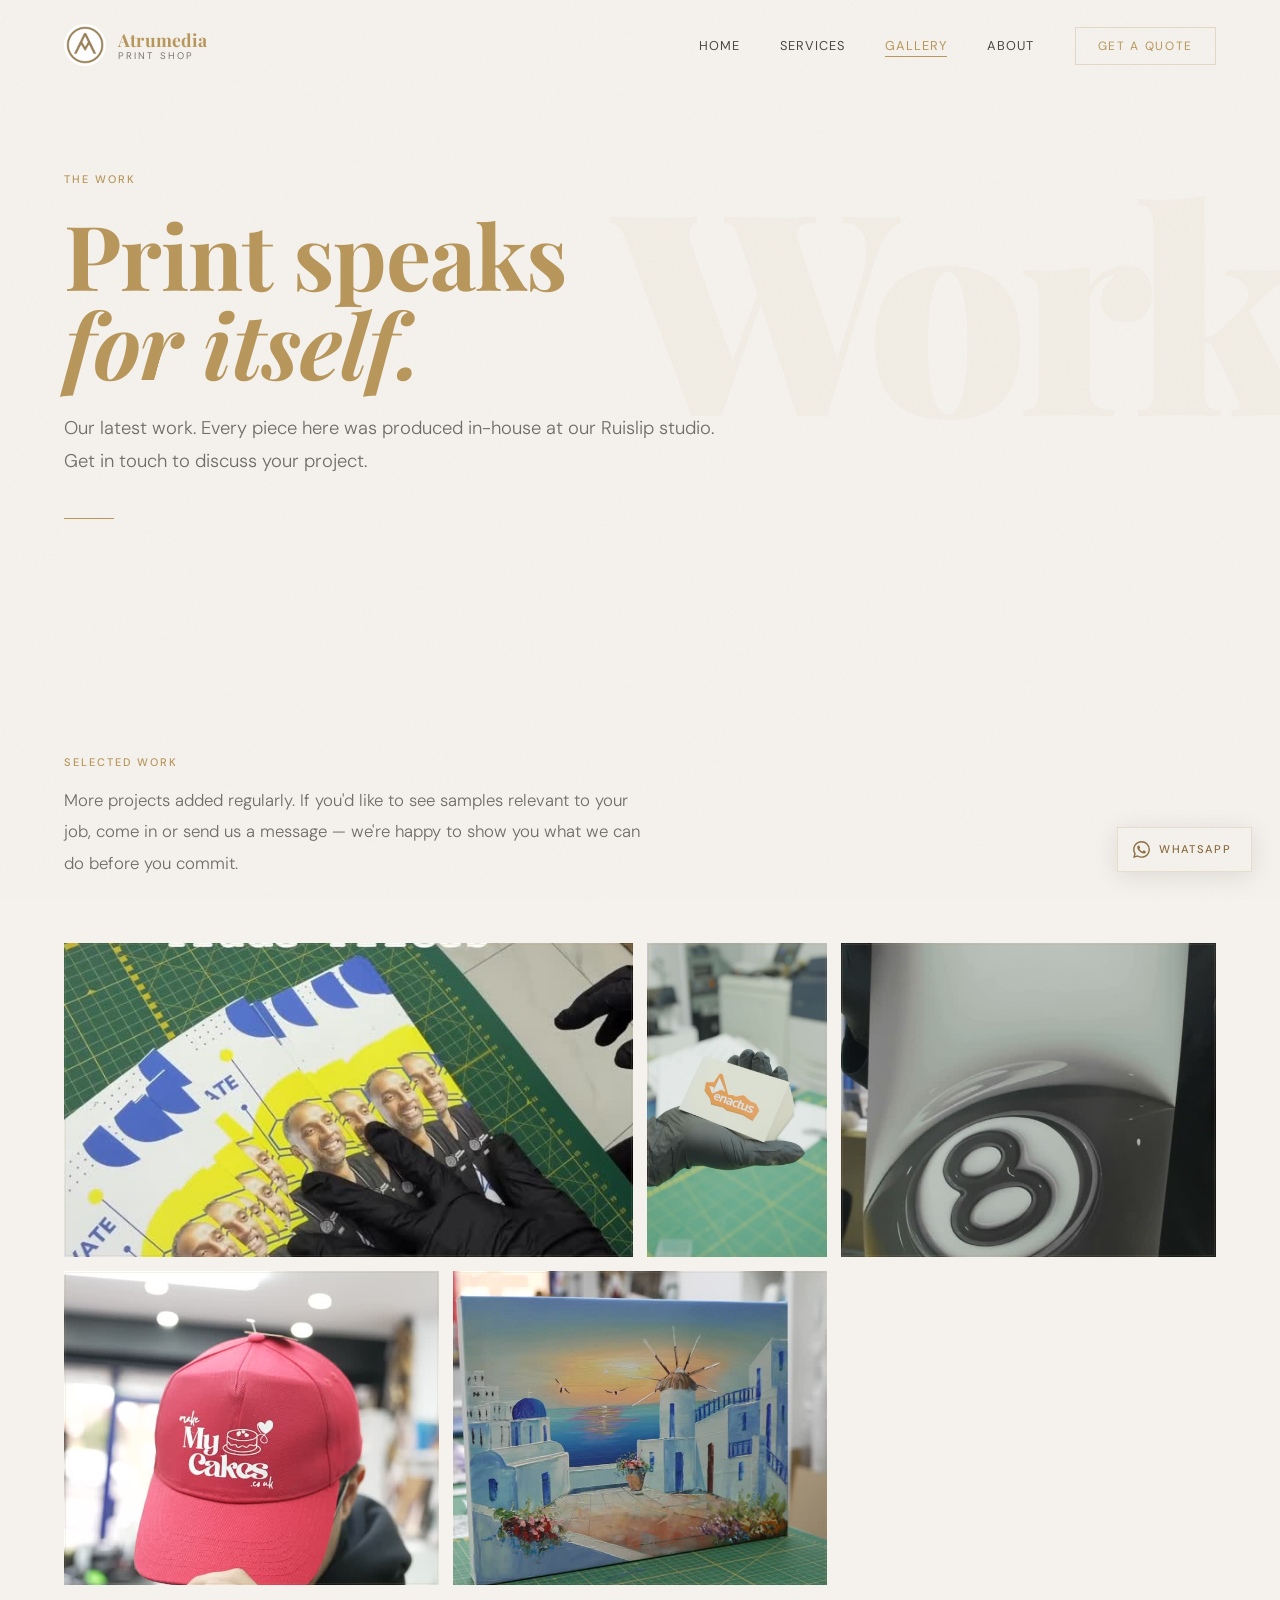
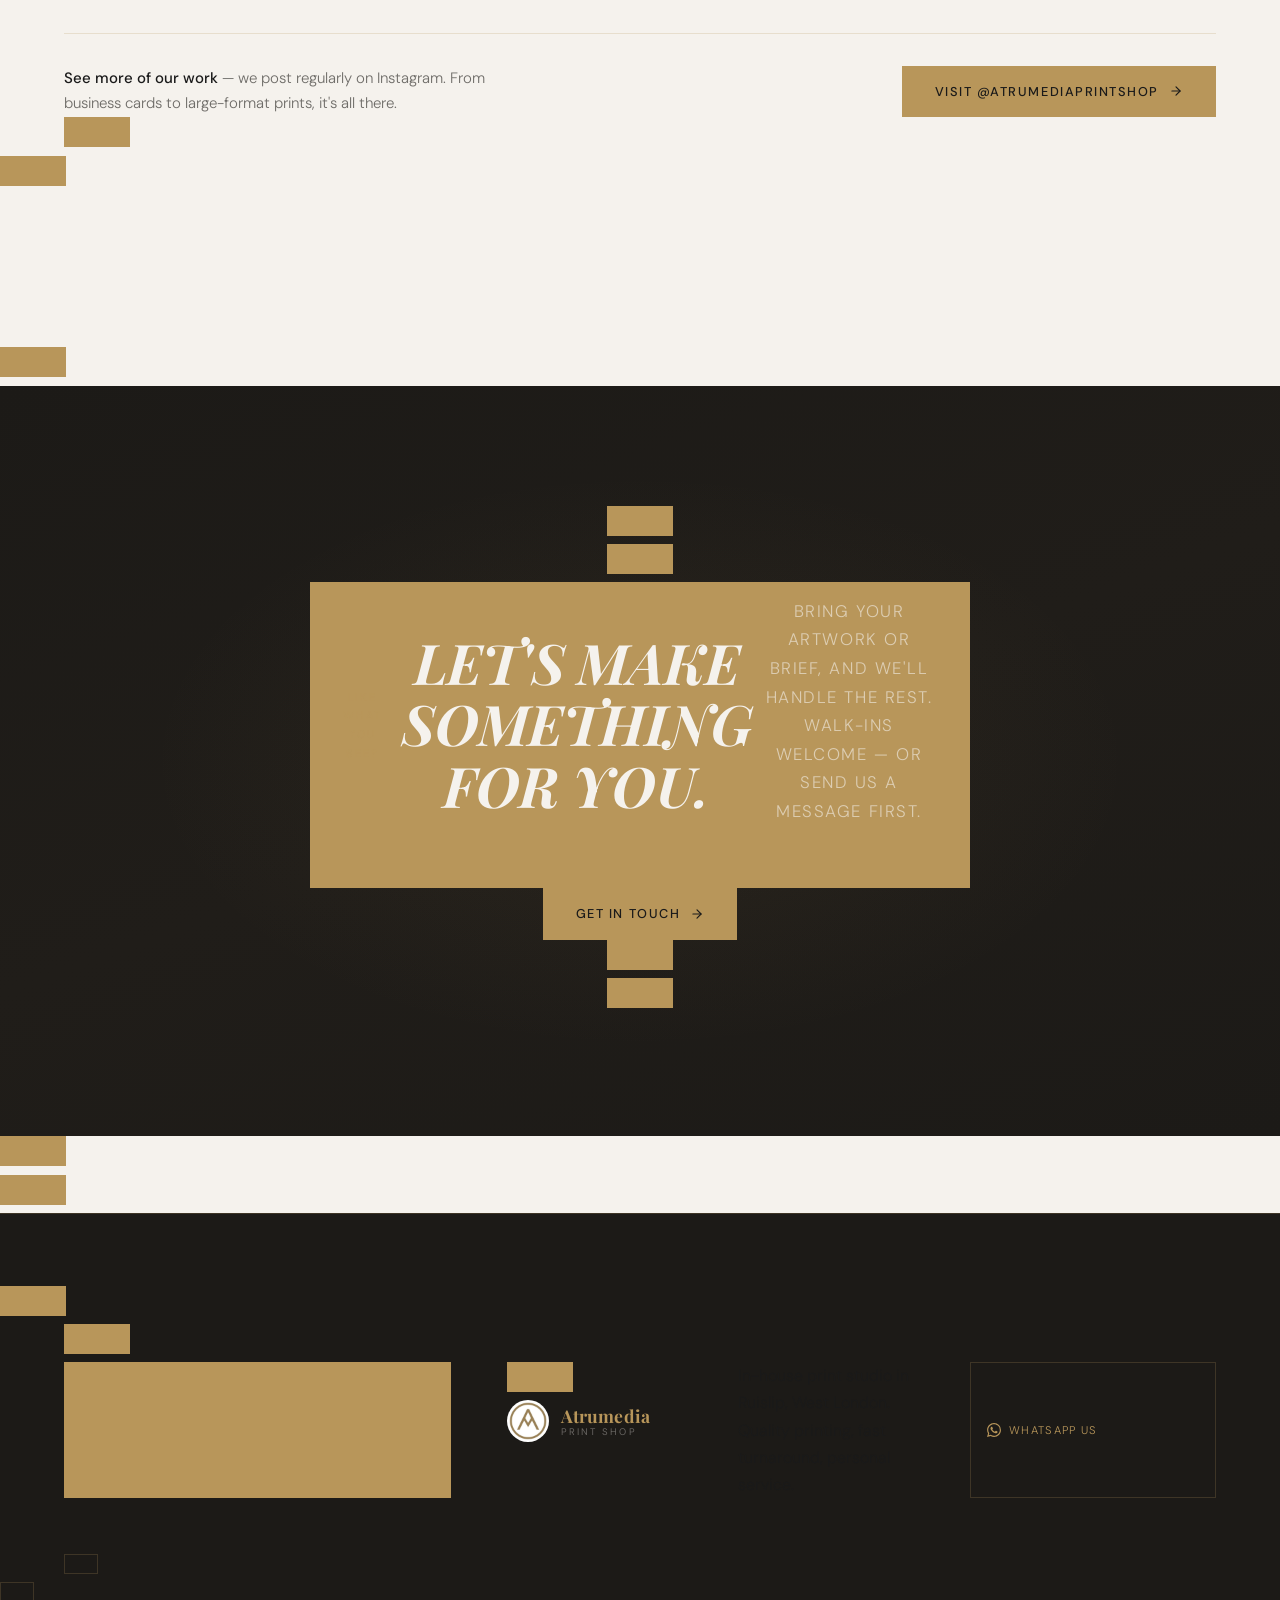
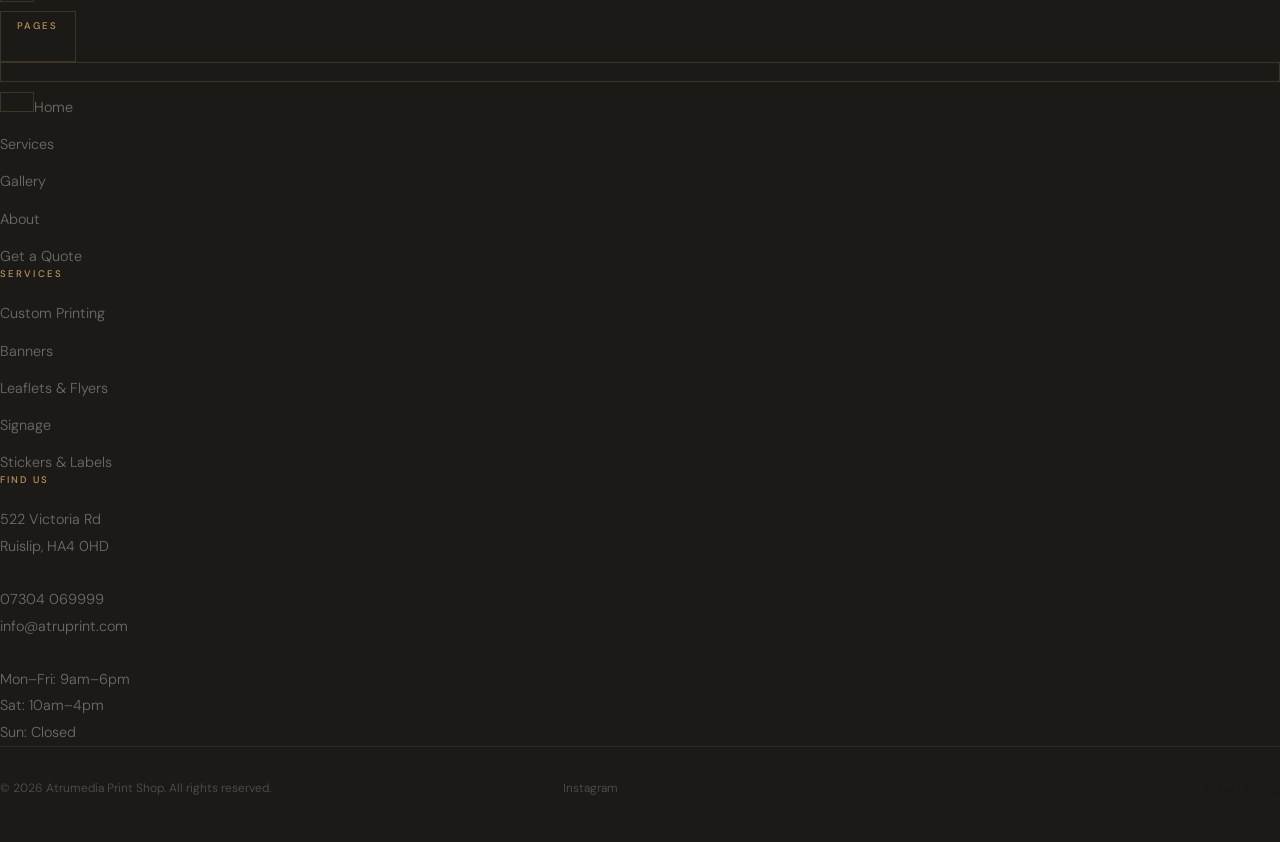
<file: gallery.html>
<!DOCTYPE html>
<html lang="en">
<head>
  <meta charset="UTF-8" />
  <link rel="icon" href="assets/logo.jpg" type="image/jpeg" />
  <link rel="apple-touch-icon" href="assets/logo.jpg" />
  <meta name="viewport" content="width=device-width, initial-scale=1.0" />
  <title>Gallery — Our Work | Atrumedia Print Shop, Ruislip</title>
  <meta name="description" content="A showcase of print work from Atrumedia Print Shop in Ruislip. Business cards, banners, leaflets, signage and more. Get in touch to discuss your project." />
  <meta name="robots" content="index, follow" />
  <link rel="canonical" href="https://atruprint.com/gallery" />

  <meta property="og:type" content="website" />
  <meta property="og:url" content="https://atruprint.com/gallery" />
  <meta property="og:title" content="Gallery — Atrumedia Print Shop" />
  <meta property="og:description" content="Printed work from our Ruislip studio — business cards, banners, signage and more." />
  <meta property="og:image" content="https://atruprint.com/assets/logo.jpg" />

  <link rel="preconnect" href="https://fonts.googleapis.com" />
  <link rel="preconnect" href="https://fonts.gstatic.com" crossorigin />
  <link href="https://fonts.googleapis.com/css2?family=Playfair+Display:ital,wght@0,400;0,500;0,600;0,700;0,800;0,900;1,400;1,500;1,600;1,700&family=DM+Sans:opsz,wght@9..40,300;9..40,400;9..40,500;9..40,600&display=swap" rel="stylesheet" />
  <link rel="stylesheet" href="css/styles.css" />
</head>
<body>

  <header class="site-nav" id="siteNav" role="banner">
    <div class="container">
      <div class="nav-inner">
        <a href="index.html" class="nav-logo" aria-label="Atrumedia Print Shop — Home">
          <img src="assets/logo.jpg" alt="Atrumedia AM monogram" width="42" height="42" />
          <div class="nav-logo-text">
            <span class="nav-logo-name">Atrumedia</span>
            <span class="nav-logo-sub">Print Shop</span>
          </div>
        </a>
        <nav aria-label="Main navigation">
          <ul class="nav-links">
            <li><a href="index.html">Home</a></li>
            <li><a href="services.html">Services</a></li>
            <li><a href="gallery.html">Gallery</a></li>
            <li><a href="about.html">About</a></li>
            <li><a href="contact.html" class="nav-cta">Get a Quote</a></li>
          </ul>
        </nav>
        <button class="nav-hamburger" id="navHamburger" aria-label="Open navigation menu" aria-expanded="false" aria-controls="mobileMenu">
          <span></span><span></span><span></span>
        </button>
      </div>
    </div>
  </header>

  <div class="mobile-menu" id="mobileMenu" role="dialog" aria-modal="true" aria-label="Navigation menu">
    <nav>
      <ul class="mobile-menu-links">
        <li><a href="index.html">Home</a></li>
        <li><a href="services.html">Services</a></li>
        <li><a href="gallery.html">Gallery</a></li>
        <li><a href="about.html">About</a></li>
        <li><a href="contact.html">Get a Quote</a></li>
      </ul>
    </nav>
    <div class="mobile-menu-contact">
      <p>Call or WhatsApp</p>
      <a href="tel:07304069999">07304 069999</a>
    </div>
  </div>

  <main id="main-content">

    <!-- Page Hero -->
    <section class="page-hero" data-bg-text="Work" aria-labelledby="pageTitle">
      <div class="container">
        <span class="label">The work</span>
        <h1 id="pageTitle">Print speaks<br /><em>for itself.</em></h1>
        <p class="page-hero-sub">Our latest work. Every piece here was produced in-house at our Ruislip studio. Get in touch to discuss your project.</p>
        <div class="page-hero-rule" aria-hidden="true"></div>
      </div>
    </section>

    <!-- Gallery -->
    <section class="gallery-section" aria-labelledby="galleryHeading">
      <div class="container">

        <div class="gallery-intro reveal">
          <span class="label" style="margin-bottom:14px;">Selected work</span>
          <p>More projects added regularly. If you'd like to see samples relevant to your job, come in or send us a message — we're happy to show you what we can do before you commit.</p>
        </div>

        <div class="gallery-grid reveal" role="list" aria-label="Portfolio of printed work">

          <div class="gallery-card" role="listitem" aria-label="Printed work">
            <img src="assets/gallery.jpg" alt="Atrumedia print work" loading="lazy" />
            <div class="gallery-card-overlay">
              <div class="gallery-card-info">
                <span class="gallery-card-cat">Atrumedia</span>
                <span class="gallery-card-title">Printed in-house</span>
              </div>
            </div>
          </div>

          <div class="gallery-card" role="listitem" aria-label="Printed work">
            <img src="assets/gallery2.jpg" alt="Atrumedia print work" loading="lazy" />
            <div class="gallery-card-overlay">
              <div class="gallery-card-info">
                <span class="gallery-card-cat">Atrumedia</span>
                <span class="gallery-card-title">Printed in-house</span>
              </div>
            </div>
          </div>

          <div class="gallery-card" role="listitem" aria-label="Printed work">
            <img src="assets/gallery3.jpg" alt="Atrumedia print work" loading="lazy" />
            <div class="gallery-card-overlay">
              <div class="gallery-card-info">
                <span class="gallery-card-cat">Atrumedia</span>
                <span class="gallery-card-title">Printed in-house</span>
              </div>
            </div>
          </div>

          <div class="gallery-card" role="listitem" aria-label="Printed work">
            <img src="assets/gallery4.jpg" alt="Atrumedia print work" loading="lazy" />
            <div class="gallery-card-overlay">
              <div class="gallery-card-info">
                <span class="gallery-card-cat">Atrumedia</span>
                <span class="gallery-card-title">Printed in-house</span>
              </div>
            </div>
          </div>

          <div class="gallery-card" role="listitem" aria-label="Printed work">
            <img src="assets/gallery5.jpg" alt="Atrumedia print work" loading="lazy" />
            <div class="gallery-card-overlay">
              <div class="gallery-card-info">
                <span class="gallery-card-cat">Atrumedia</span>
                <span class="gallery-card-title">Printed in-house</span>
              </div>
            </div>
          </div>

        </div>

        <div class="gallery-insta-cta reveal">
          <p><strong>See more of our work</strong> — we post regularly on Instagram. From business cards to large-format prints, it's all there.</p>
          <a href="https://www.instagram.com/atrumediaprintshop/" target="_blank" rel="noopener noreferrer" class="btn btn-gold">
            Visit @atrumediaprintshop
            <svg xmlns="http://www.w3.org/2000/svg" viewBox="0 0 24 24" fill="none" stroke="currentColor" stroke-width="2" stroke-linecap="round" stroke-linejoin="round" aria-hidden="true"><line x1="5" y1="12" x2="19" y2="12"/><polyline points="12 5 19 12 12 19"/></svg>
          </div>
        </div>

        <!-- REMOVED placeholder cards (9 items) — replaced with 6 real Instagram posts above -->
        <!-- The original placeholders were: Business Cards, Pull-Up Banner, PVC Banner, Tri-Fold Leaflets,
             Window Graphics, A5 Flyers, NCR Pads, A-Board, Die-Cut Stickers -->

      </div>
    </section>

    <!-- CTA -->
    <section class="cta-banner reveal">
      <div class="container">
        <div class="cta-banner-inner">
          <span class="label">Like what you see?</span>
          <div class="cta-banner-rule" aria-hidden="true"></div>
          <h2><em>Let's make something for you.</em></h2>
          <p>Bring your artwork or brief, and we'll handle the rest. Walk-ins welcome — or send us a message first.</p>
          <a href="contact.html" class="btn btn-gold">
            Get in Touch
            <svg xmlns="http://www.w3.org/2000/svg" viewBox="0 0 24 24" fill="none" stroke="currentColor" stroke-width="2" stroke-linecap="round" stroke-linejoin="round" aria-hidden="true"><line x1="5" y1="12" x2="19" y2="12"/><polyline points="12 5 19 12 12 19"/></svg>
          </div>
        </div>
      </div>
    </section>

  </main>

  <footer class="site-footer" role="contentinfo">
    <div class="container">
      <div class="footer-inner">
        <div class="footer-brand">
          <a href="index.html" class="nav-logo" aria-label="Atrumedia Print Shop">
            <img src="assets/logo.jpg" alt="Atrumedia logo" width="40" height="40" />
            <div class="nav-logo-text">
              <span class="nav-logo-name">Atrumedia</span>
              <span class="nav-logo-sub">Print Shop</span>
            </div>
          </div>
          <p>In-house print studio in Ruislip, West London. Quality printing, fast turnaround, personal service.</p>
          <a href="https://wa.me/4407304069999" class="footer-whatsapp" target="_blank" rel="noopener noreferrer" aria-label="WhatsApp us">
            <svg xmlns="http://www.w3.org/2000/svg" width="14" height="14" viewBox="0 0 24 24" fill="currentColor" aria-hidden="true"><path d="M17.472 14.382c-.297-.149-1.758-.867-2.03-.967-.273-.099-.471-.148-.67.15-.197.297-.767.966-.94 1.164-.173.199-.347.223-.644.075-.297-.15-1.255-.463-2.39-1.475-.883-.788-1.48-1.761-1.653-2.059-.173-.297-.018-.458.13-.606.134-.133.298-.347.446-.52.149-.174.198-.298.298-.497.099-.198.05-.371-.025-.52-.075-.149-.669-1.612-.916-2.207-.242-.579-.487-.5-.669-.51-.173-.008-.371-.01-.57-.01-.198 0-.52.074-.792.372-.272.297-1.04 1.016-1.04 2.479 0 1.462 1.065 2.875 1.213 3.074.149.198 2.096 3.2 5.077 4.487.709.306 1.262.489 1.694.625.712.227 1.36.195 1.871.118.571-.085 1.758-.719 2.006-1.413.248-.694.248-1.289.173-1.413-.074-.124-.272-.198-.57-.347m-5.421 7.403h-.004a9.87 9.87 0 01-5.031-1.378l-.361-.214-3.741.982.998-3.648-.235-.374a9.86 9.86 0 01-1.51-5.26c.001-5.45 4.436-9.884 9.888-9.884 2.64 0 5.122 1.03 6.988 2.898a9.825 9.825 0 012.893 6.994c-.003 5.45-4.437 9.884-9.885 9.884m8.413-18.297A11.815 11.815 0 0012.05 0C5.495 0 .16 5.335.157 11.892c0 2.096.547 4.142 1.588 5.945L.057 24l6.305-1.654a11.882 11.882 0 005.683 1.448h.005c6.554 0 11.89-5.335 11.893-11.893a11.821 11.821 0 00-3.48-8.413z"/></svg>
            WhatsApp Us
          </div>
        </div>
        <div class="footer-col">
          <h4>Pages</h4>
          <ul>
            <li><a href="index.html">Home</a></li>
            <li><a href="services.html">Services</a></li>
            <li><a href="gallery.html">Gallery</a></li>
            <li><a href="about.html">About</a></li>
            <li><a href="contact.html">Get a Quote</a></li>
          </ul>
        </div>
        <div class="footer-col">
          <h4>Services</h4>
          <ul>
            <li><a href="services.html#printing">Custom Printing</a></li>
            <li><a href="services.html#banners">Banners</a></li>
            <li><a href="services.html#leaflets">Leaflets &amp; Flyers</a></li>
            <li><a href="services.html#signage">Signage</a></li>
            <li><a href="services.html#large-format">Stickers &amp; Labels</a></li>
          </ul>
        </div>
        <div class="footer-col">
          <h4>Find Us</h4>
          <address>
            522 Victoria Rd<br />
            Ruislip, HA4 0HD<br />
            <br />
            <a href="tel:07304069999">07304 069999</a><br />
            <a href="mailto:info@atruprint.com">info@atruprint.com</a><br />
            <br />
            Mon–Fri: 9am–6pm<br />
            Sat: 10am–4pm<br />
            Sun: Closed
          </address>
        </div>
      </div>
      <div class="footer-bottom">
        <p class="footer-copy">&copy; 2026 Atrumedia Print Shop. All rights reserved.</p>
        <div class="footer-links">
          <a href="https://instagram.com/atrumediaprintshop" target="_blank" rel="noopener noreferrer">Instagram</div>
          <a href="https://wa.me/4407304069999" target="_blank" rel="noopener noreferrer">WhatsApp</div>
        </div>
      </div>
    </div>
  </footer>

  <a href="https://wa.me/4407304069999" class="float-wa" target="_blank" rel="noopener noreferrer" aria-label="Message us on WhatsApp">
    <svg xmlns="http://www.w3.org/2000/svg" viewBox="0 0 24 24" fill="currentColor" aria-hidden="true"><path d="M17.472 14.382c-.297-.149-1.758-.867-2.03-.967-.273-.099-.471-.148-.67.15-.197.297-.767.966-.94 1.164-.173.199-.347.223-.644.075-.297-.15-1.255-.463-2.39-1.475-.883-.788-1.48-1.761-1.653-2.059-.173-.297-.018-.458.13-.606.134-.133.298-.347.446-.52.149-.174.198-.298.298-.497.099-.198.05-.371-.025-.52-.075-.149-.669-1.612-.916-2.207-.242-.579-.487-.5-.669-.51-.173-.008-.371-.01-.57-.01-.198 0-.52.074-.792.372-.272.297-1.04 1.016-1.04 2.479 0 1.462 1.065 2.875 1.213 3.074.149.198 2.096 3.2 5.077 4.487.709.306 1.262.489 1.694.625.712.227 1.36.195 1.871.118.571-.085 1.758-.719 2.006-1.413.248-.694.248-1.289.173-1.413-.074-.124-.272-.198-.57-.347m-5.421 7.403h-.004a9.87 9.87 0 01-5.031-1.378l-.361-.214-3.741.982.998-3.648-.235-.374a9.86 9.86 0 01-1.51-5.26c.001-5.45 4.436-9.884 9.888-9.884 2.64 0 5.122 1.03 6.988 2.898a9.825 9.825 0 012.893 6.994c-.003 5.45-4.437 9.884-9.885 9.884m8.413-18.297A11.815 11.815 0 0012.05 0C5.495 0 .16 5.335.157 11.892c0 2.096.547 4.142 1.588 5.945L.057 24l6.305-1.654a11.882 11.882 0 005.683 1.448h.005c6.554 0 11.89-5.335 11.893-11.893a11.821 11.821 0 00-3.48-8.413z"/></svg>
    WhatsApp
  </div>

  <script src="js/main.js"></script>
</body>
</html>
</file>
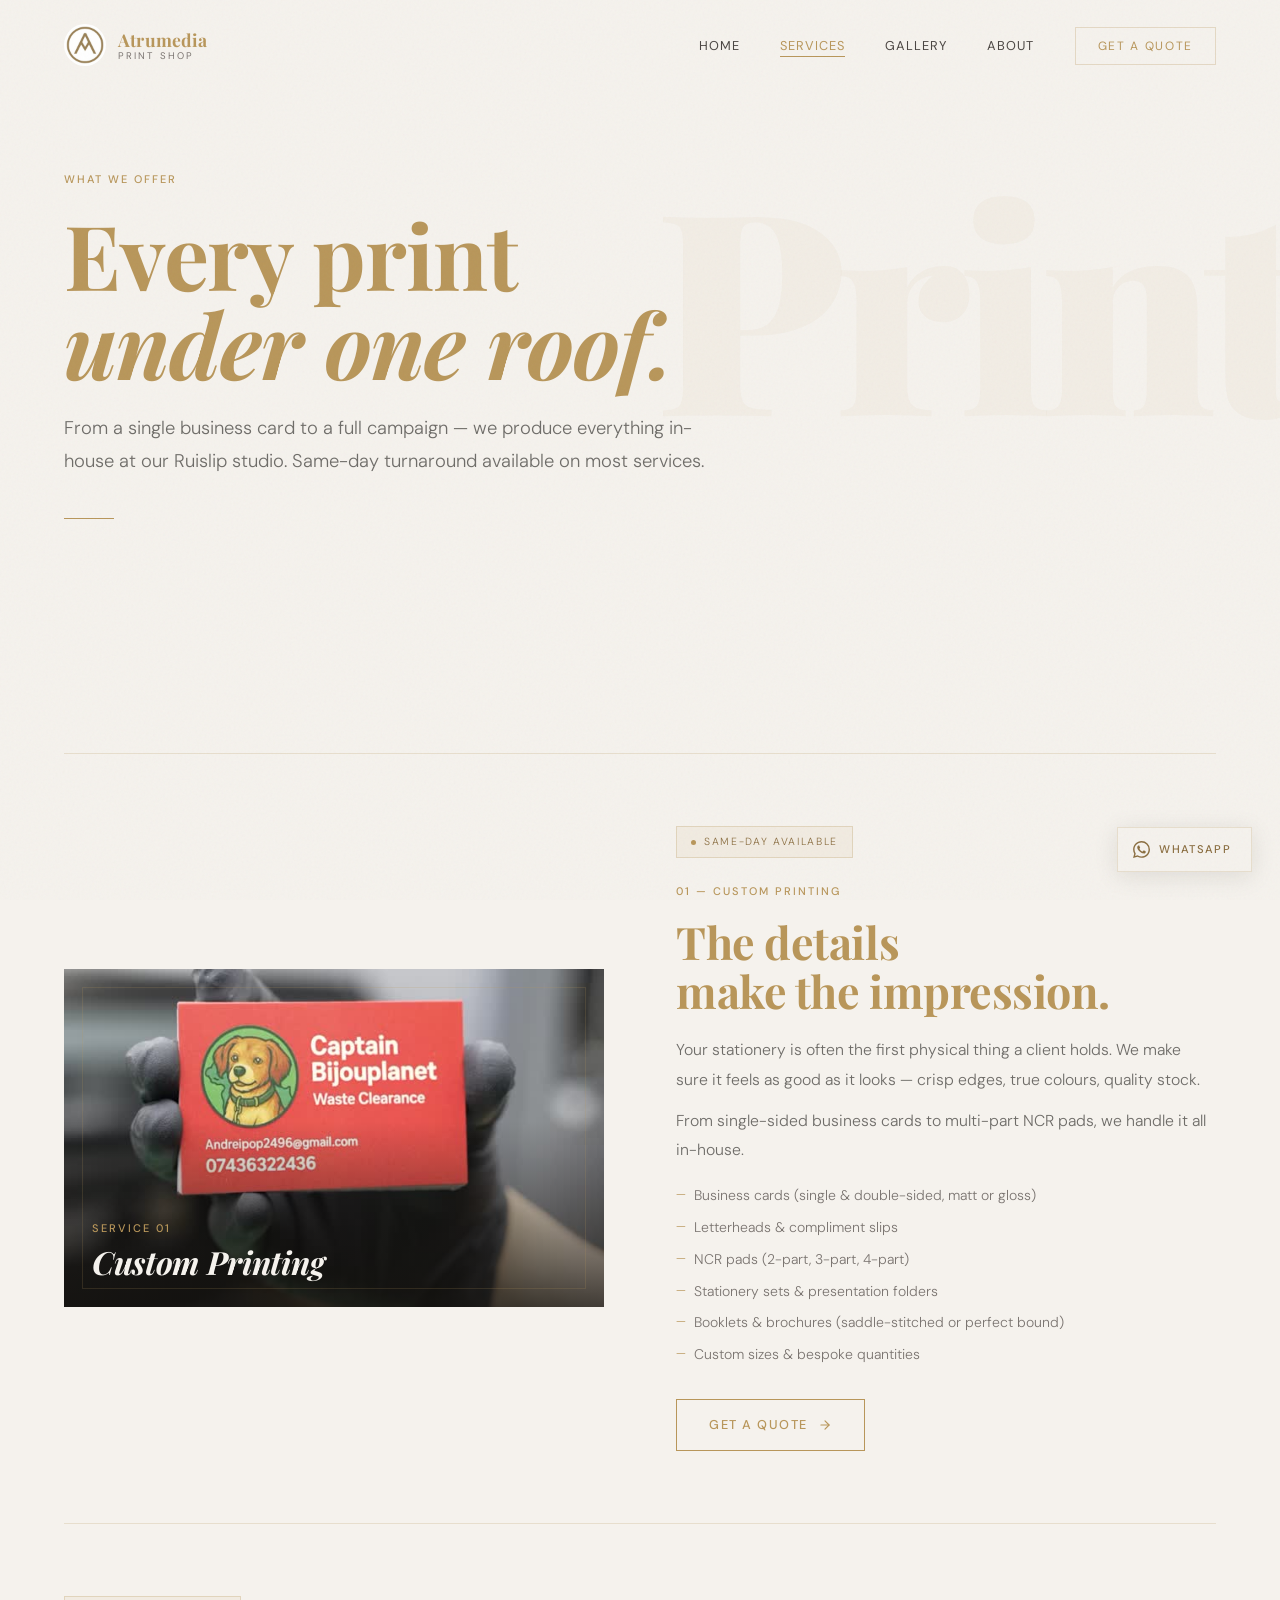
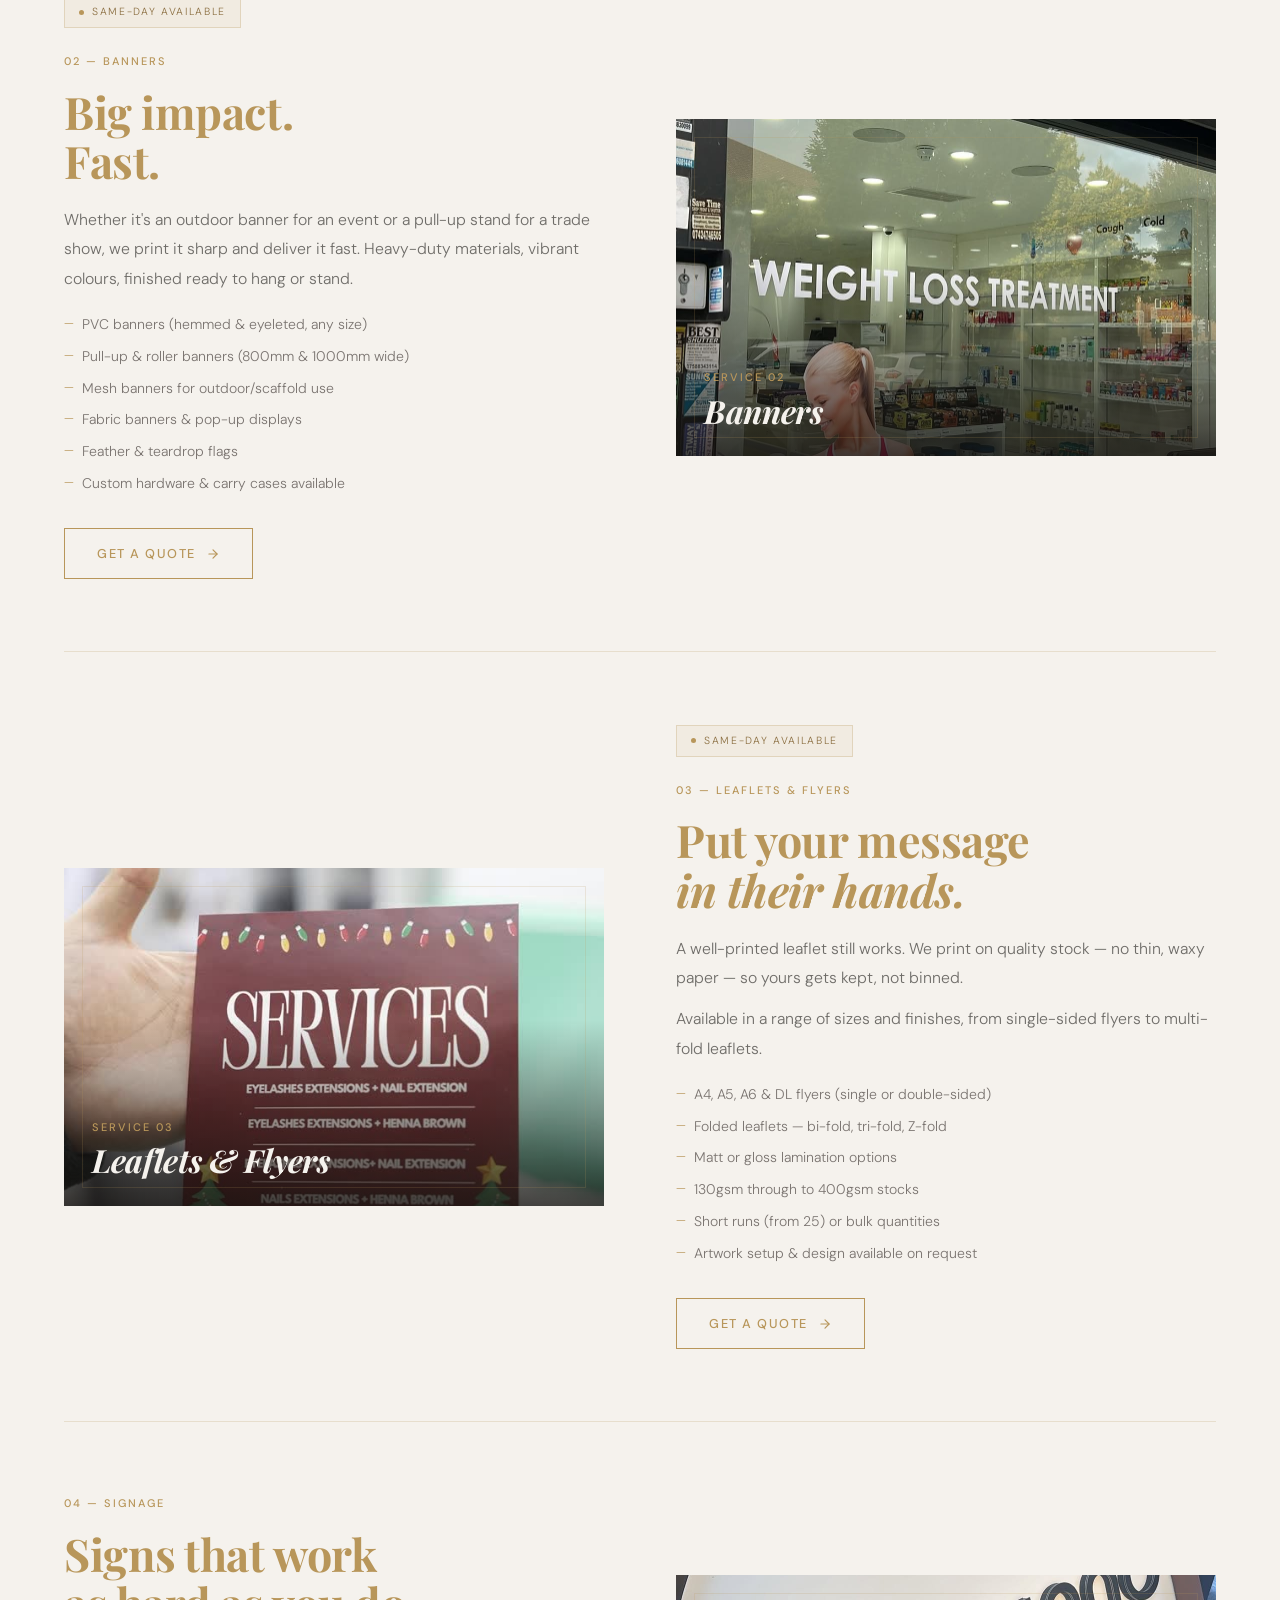
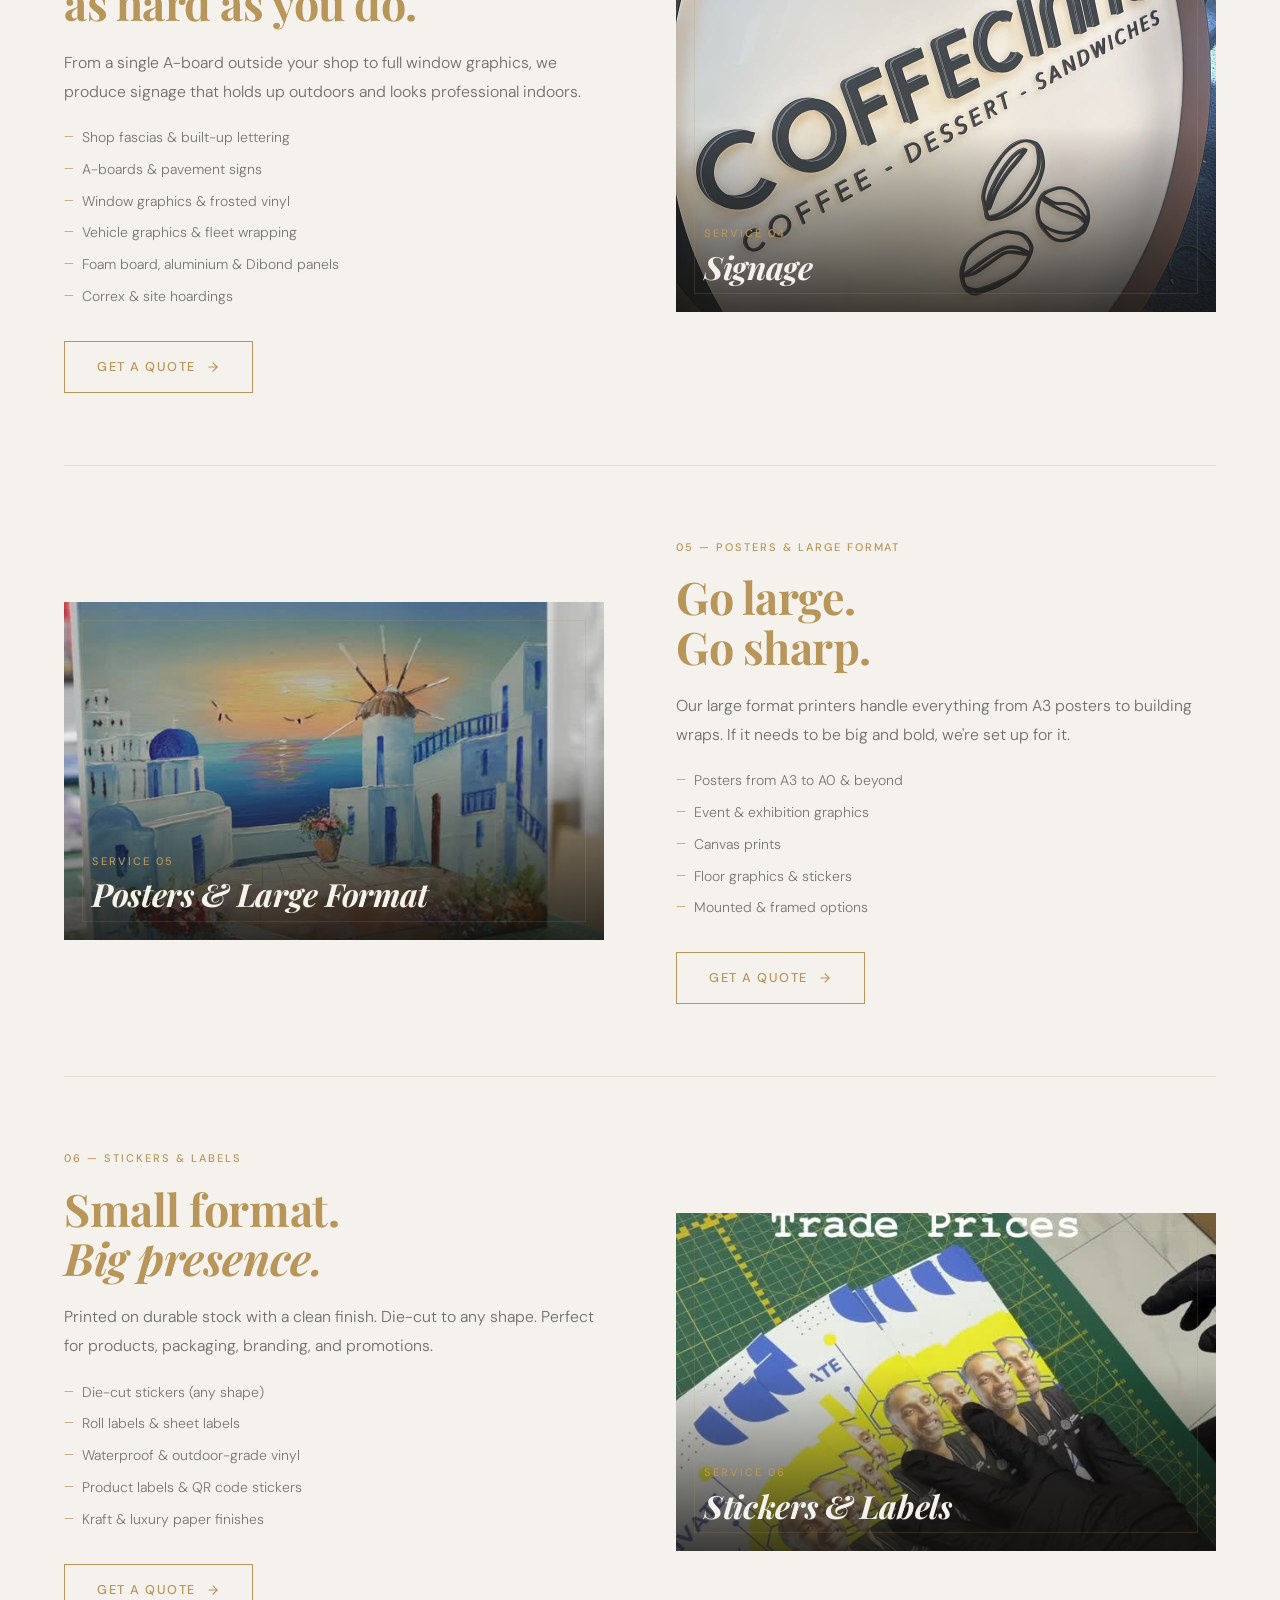
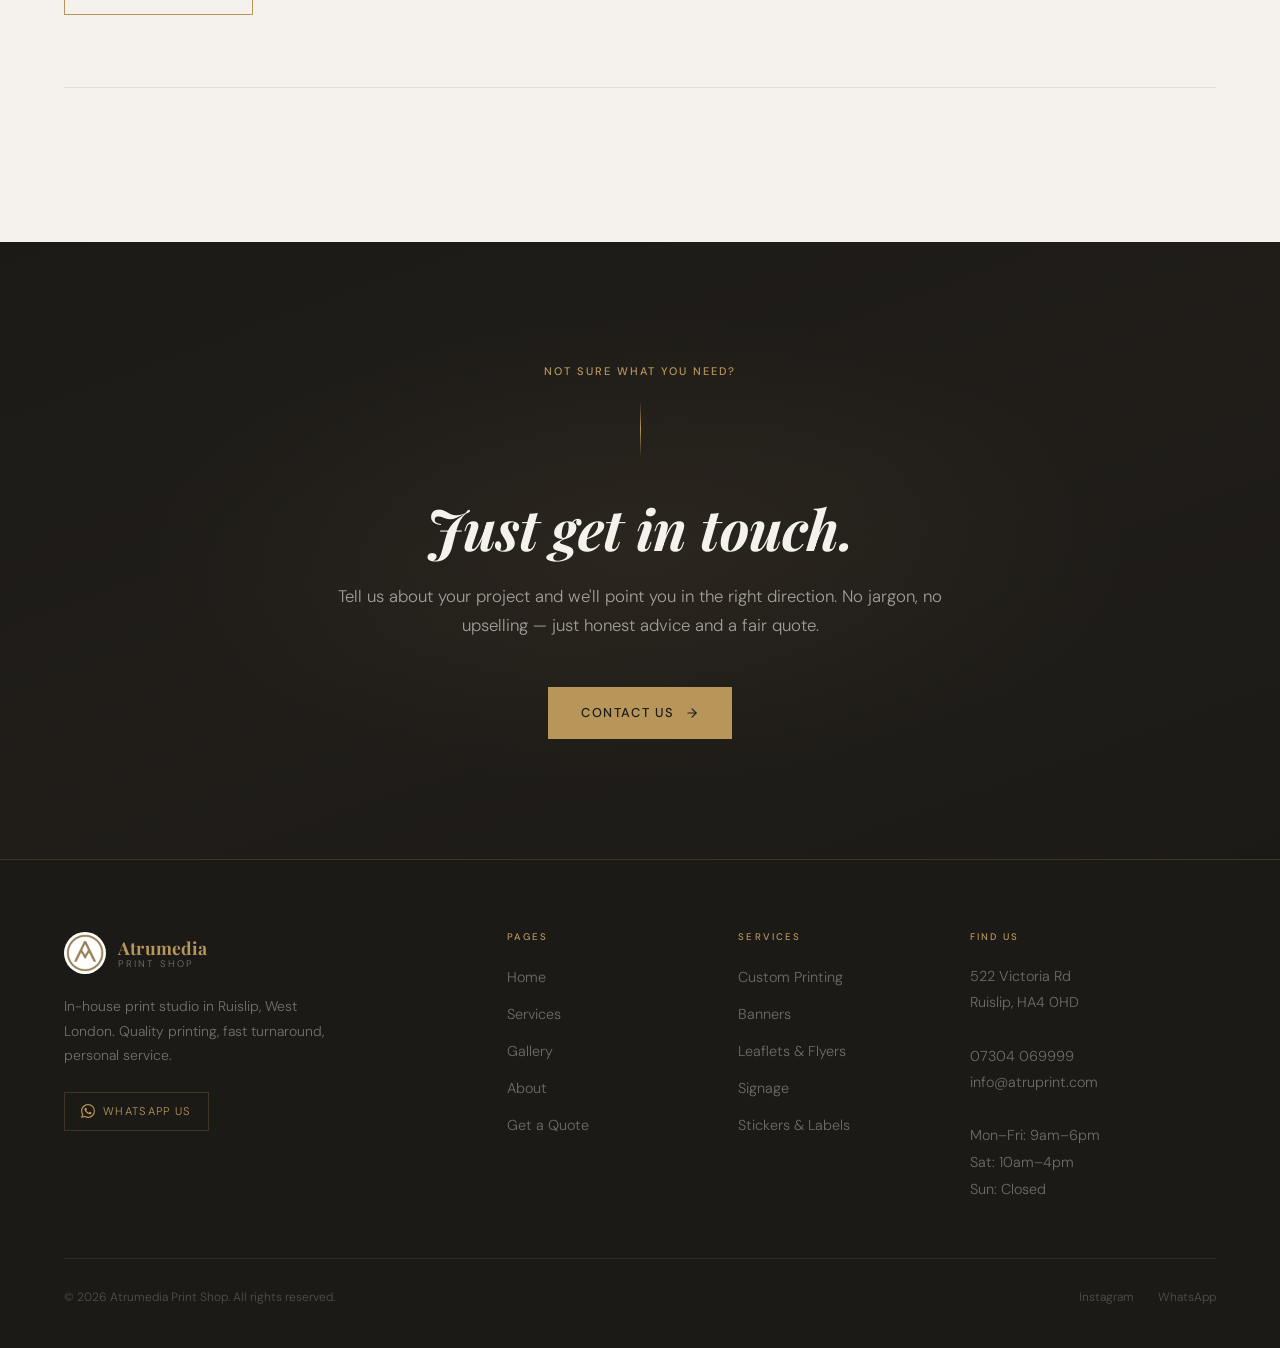
<file: services.html>
<!DOCTYPE html>
<html lang="en">
<head>
  <meta charset="UTF-8" />
  <link rel="icon" href="assets/logo.jpg" type="image/jpeg" />
  <link rel="apple-touch-icon" href="assets/logo.jpg" />
  <meta name="viewport" content="width=device-width, initial-scale=1.0" />
  <title>Services — Custom Printing, Banners, Leaflets & Signage | Atrumedia Print Shop</title>
  <meta name="description" content="Full-service print shop in Ruislip. Business cards, banners, leaflets, signage, large format printing and more — all produced in-house with same-day turnaround available." />
  <meta name="robots" content="index, follow" />
  <link rel="canonical" href="https://atruprint.com/services" />

  <meta property="og:type" content="website" />
  <meta property="og:url" content="https://atruprint.com/services" />
  <meta property="og:title" content="Services — Atrumedia Print Shop" />
  <meta property="og:description" content="Custom printing, banners, leaflets, signage and large format — in-house production in Ruislip, West London." />
  <meta property="og:image" content="https://atruprint.com/assets/logo.jpg" />

  <link rel="preconnect" href="https://fonts.googleapis.com" />
  <link rel="preconnect" href="https://fonts.gstatic.com" crossorigin />
  <link href="https://fonts.googleapis.com/css2?family=Playfair+Display:ital,wght@0,400;0,500;0,600;0,700;0,800;0,900;1,400;1,500;1,600;1,700&family=DM+Sans:opsz,wght@9..40,300;9..40,400;9..40,500;9..40,600&display=swap" rel="stylesheet" />
  <link rel="stylesheet" href="css/styles.css" />
</head>
<body>

  <header class="site-nav" id="siteNav" role="banner">
    <div class="container">
      <div class="nav-inner">
        <a href="index.html" class="nav-logo" aria-label="Atrumedia Print Shop — Home">
          <img src="assets/logo.jpg" alt="Atrumedia AM monogram" width="42" height="42" />
          <div class="nav-logo-text">
            <span class="nav-logo-name">Atrumedia</span>
            <span class="nav-logo-sub">Print Shop</span>
          </div>
        </a>
        <nav aria-label="Main navigation">
          <ul class="nav-links">
            <li><a href="index.html">Home</a></li>
            <li><a href="services.html">Services</a></li>
            <li><a href="gallery.html">Gallery</a></li>
            <li><a href="about.html">About</a></li>
            <li><a href="contact.html" class="nav-cta">Get a Quote</a></li>
          </ul>
        </nav>
        <button class="nav-hamburger" id="navHamburger" aria-label="Open navigation menu" aria-expanded="false" aria-controls="mobileMenu">
          <span></span><span></span><span></span>
        </button>
      </div>
    </div>
  </header>

  <div class="mobile-menu" id="mobileMenu" role="dialog" aria-modal="true" aria-label="Navigation menu">
    <nav>
      <ul class="mobile-menu-links">
        <li><a href="index.html">Home</a></li>
        <li><a href="services.html">Services</a></li>
        <li><a href="gallery.html">Gallery</a></li>
        <li><a href="about.html">About</a></li>
        <li><a href="contact.html">Get a Quote</a></li>
      </ul>
    </nav>
    <div class="mobile-menu-contact">
      <p>Call or WhatsApp</p>
      <a href="tel:07304069999">07304 069999</a>
    </div>
  </div>

  <main id="main-content">

    <!-- Page Hero -->
    <section class="page-hero" data-bg-text="Print" aria-labelledby="pageTitle">
      <div class="container">
        <span class="label">What we offer</span>
        <h1 id="pageTitle">Every print<br /><em>under one roof.</em></h1>
        <p class="page-hero-sub">From a single business card to a full campaign — we produce everything in-house at our Ruislip studio. Same-day turnaround available on most services.</p>
        <div class="page-hero-rule" aria-hidden="true"></div>
      </div>
    </section>

    <!-- Services List -->
    <section class="services-list" aria-label="Our services">
      <div class="container">

        <!-- 01 Custom Printing -->
        <div class="service-block reveal" id="printing">
          <div class="service-block-image" aria-hidden="true">
            <img src="assets/custom_print.jpg" alt="Custom printing sample" loading="lazy" />
            <div class="service-block-image-border"></div>
            <div class="service-block-image-label">
              <span class="label">Service 01</span>
              <h3>Custom Printing</h3>
            </div>
          </div>
          <div class="service-block-content">
            <div class="turnaround-badge">Same-Day Available</div>
            <span class="label">01 — Custom Printing</span>
            <h2>The details<br />make the impression.</h2>
            <p>Your stationery is often the first physical thing a client holds. We make sure it feels as good as it looks — crisp edges, true colours, quality stock.</p>
            <p>From single-sided business cards to multi-part NCR pads, we handle it all in-house.</p>
            <ul class="service-block-items" aria-label="Included items">
              <li>Business cards (single &amp; double-sided, matt or gloss)</li>
              <li>Letterheads &amp; compliment slips</li>
              <li>NCR pads (2-part, 3-part, 4-part)</li>
              <li>Stationery sets &amp; presentation folders</li>
              <li>Booklets &amp; brochures (saddle-stitched or perfect bound)</li>
              <li>Custom sizes &amp; bespoke quantities</li>
            </ul>
            <a href="contact.html" class="btn">
              Get a Quote
              <svg xmlns="http://www.w3.org/2000/svg" viewBox="0 0 24 24" fill="none" stroke="currentColor" stroke-width="2" stroke-linecap="round" stroke-linejoin="round" aria-hidden="true"><line x1="5" y1="12" x2="19" y2="12"/><polyline points="12 5 19 12 12 19"/></svg>
            </a>
          </div>
        </div>

        <!-- 02 Banners -->
        <div class="service-block reverse reveal" id="banners">
          <div class="service-block-image" aria-hidden="true">
            <img src="assets/banner.jpg" alt="Banner printing sample" loading="lazy" />
            <div class="service-block-image-border"></div>
            <div class="service-block-image-label">
              <span class="label">Service 02</span>
              <h3>Banners</h3>
            </div>
          </div>
          <div class="service-block-content">
            <div class="turnaround-badge">Same-Day Available</div>
            <span class="label">02 — Banners</span>
            <h2>Big impact.<br />Fast.</h2>
            <p>Whether it's an outdoor banner for an event or a pull-up stand for a trade show, we print it sharp and deliver it fast. Heavy-duty materials, vibrant colours, finished ready to hang or stand.</p>
            <ul class="service-block-items" aria-label="Included items">
              <li>PVC banners (hemmed &amp; eyeleted, any size)</li>
              <li>Pull-up &amp; roller banners (800mm &amp; 1000mm wide)</li>
              <li>Mesh banners for outdoor/scaffold use</li>
              <li>Fabric banners &amp; pop-up displays</li>
              <li>Feather &amp; teardrop flags</li>
              <li>Custom hardware &amp; carry cases available</li>
            </ul>
            <a href="contact.html" class="btn">
              Get a Quote
              <svg xmlns="http://www.w3.org/2000/svg" viewBox="0 0 24 24" fill="none" stroke="currentColor" stroke-width="2" stroke-linecap="round" stroke-linejoin="round" aria-hidden="true"><line x1="5" y1="12" x2="19" y2="12"/><polyline points="12 5 19 12 12 19"/></svg>
            </a>
          </div>
        </div>

        <!-- 03 Leaflets & Flyers -->
        <div class="service-block reveal" id="leaflets">
          <div class="service-block-image" aria-hidden="true">
            <img src="assets/leaflet.jpg" alt="Leaflet and flyer samples" loading="lazy" />
            <div class="service-block-image-border"></div>
            <div class="service-block-image-label">
              <span class="label">Service 03</span>
              <h3>Leaflets &amp; Flyers</h3>
            </div>
          </div>
          <div class="service-block-content">
            <div class="turnaround-badge">Same-Day Available</div>
            <span class="label">03 — Leaflets &amp; Flyers</span>
            <h2>Put your message<br /><em>in their hands.</em></h2>
            <p>A well-printed leaflet still works. We print on quality stock — no thin, waxy paper — so yours gets kept, not binned.</p>
            <p>Available in a range of sizes and finishes, from single-sided flyers to multi-fold leaflets.</p>
            <ul class="service-block-items" aria-label="Included items">
              <li>A4, A5, A6 &amp; DL flyers (single or double-sided)</li>
              <li>Folded leaflets — bi-fold, tri-fold, Z-fold</li>
              <li>Matt or gloss lamination options</li>
              <li>130gsm through to 400gsm stocks</li>
              <li>Short runs (from 25) or bulk quantities</li>
              <li>Artwork setup &amp; design available on request</li>
            </ul>
            <a href="contact.html" class="btn">
              Get a Quote
              <svg xmlns="http://www.w3.org/2000/svg" viewBox="0 0 24 24" fill="none" stroke="currentColor" stroke-width="2" stroke-linecap="round" stroke-linejoin="round" aria-hidden="true"><line x1="5" y1="12" x2="19" y2="12"/><polyline points="12 5 19 12 12 19"/></svg>
            </a>
          </div>
        </div>

        <!-- 04 Signage -->
        <div class="service-block reverse reveal" id="signage">
          <div class="service-block-image" aria-hidden="true">
            <img src="assets/signage.jpg" alt="Signage and print samples" loading="lazy" />
            <div class="service-block-image-border"></div>
            <div class="service-block-image-label">
              <span class="label">Service 04</span>
              <h3>Signage</h3>
            </div>
          </div>
          <div class="service-block-content">
            <span class="label">04 — Signage</span>
            <h2>Signs that work<br />as hard as you do.</h2>
            <p>From a single A-board outside your shop to full window graphics, we produce signage that holds up outdoors and looks professional indoors.</p>
            <ul class="service-block-items" aria-label="Included items">
              <li>Shop fascias &amp; built-up lettering</li>
              <li>A-boards &amp; pavement signs</li>
              <li>Window graphics &amp; frosted vinyl</li>
              <li>Vehicle graphics &amp; fleet wrapping</li>
              <li>Foam board, aluminium &amp; Dibond panels</li>
              <li>Correx &amp; site hoardings</li>
            </ul>
            <a href="contact.html" class="btn">
              Get a Quote
              <svg xmlns="http://www.w3.org/2000/svg" viewBox="0 0 24 24" fill="none" stroke="currentColor" stroke-width="2" stroke-linecap="round" stroke-linejoin="round" aria-hidden="true"><line x1="5" y1="12" x2="19" y2="12"/><polyline points="12 5 19 12 12 19"/></svg>
            </a>
          </div>
        </div>

        <!-- 05 Posters -->
        <div class="service-block reveal" id="posters">
          <div class="service-block-image" aria-hidden="true">
            <img src="assets/gallery5.jpg" alt="Large format poster samples" loading="lazy" />
            <div class="service-block-image-border"></div>
            <div class="service-block-image-label">
              <span class="label">Service 05</span>
              <h3>Posters &amp; Large Format</h3>
            </div>
          </div>
          <div class="service-block-content">
            <span class="label">05 — Posters &amp; Large Format</span>
            <h2>Go large.<br />Go sharp.</h2>
            <p>Our large format printers handle everything from A3 posters to building wraps. If it needs to be big and bold, we're set up for it.</p>
            <ul class="service-block-items" aria-label="Included items">
              <li>Posters from A3 to A0 &amp; beyond</li>
              <li>Event &amp; exhibition graphics</li>
              <li>Canvas prints</li>
              <li>Floor graphics &amp; stickers</li>
              <li>Mounted &amp; framed options</li>
            </ul>
            <a href="contact.html" class="btn">
              Get a Quote
              <svg xmlns="http://www.w3.org/2000/svg" viewBox="0 0 24 24" fill="none" stroke="currentColor" stroke-width="2" stroke-linecap="round" stroke-linejoin="round" aria-hidden="true"><line x1="5" y1="12" x2="19" y2="12"/><polyline points="12 5 19 12 12 19"/></svg>
            </a>
          </div>
        </div>

        <!-- 06 Stickers & Labels -->
        <div class="service-block reverse reveal" id="large-format">
          <div class="service-block-image" aria-hidden="true">
            <img src="assets/gallery.jpg" alt="Stickers and labels samples" loading="lazy" />
            <div class="service-block-image-border"></div>
            <div class="service-block-image-label">
              <span class="label">Service 06</span>
              <h3>Stickers &amp; Labels</h3>
            </div>
          </div>
          <div class="service-block-content">
            <span class="label">06 — Stickers &amp; Labels</span>
            <h2>Small format.<br /><em>Big presence.</em></h2>
            <p>Printed on durable stock with a clean finish. Die-cut to any shape. Perfect for products, packaging, branding, and promotions.</p>
            <ul class="service-block-items" aria-label="Included items">
              <li>Die-cut stickers (any shape)</li>
              <li>Roll labels &amp; sheet labels</li>
              <li>Waterproof &amp; outdoor-grade vinyl</li>
              <li>Product labels &amp; QR code stickers</li>
              <li>Kraft &amp; luxury paper finishes</li>
            </ul>
            <a href="contact.html" class="btn">
              Get a Quote
              <svg xmlns="http://www.w3.org/2000/svg" viewBox="0 0 24 24" fill="none" stroke="currentColor" stroke-width="2" stroke-linecap="round" stroke-linejoin="round" aria-hidden="true"><line x1="5" y1="12" x2="19" y2="12"/><polyline points="12 5 19 12 12 19"/></svg>
            </a>
          </div>
        </div>

      </div>
    </section>

    <!-- CTA Banner -->
    <section class="cta-banner reveal">
      <div class="container">
        <div class="cta-banner-inner">
          <span class="label">Not sure what you need?</span>
          <div class="cta-banner-rule" aria-hidden="true"></div>
          <h2><em>Just get in touch.</em></h2>
          <p>Tell us about your project and we'll point you in the right direction. No jargon, no upselling — just honest advice and a fair quote.</p>
          <a href="contact.html" class="btn btn-gold">
            Contact Us
            <svg xmlns="http://www.w3.org/2000/svg" viewBox="0 0 24 24" fill="none" stroke="currentColor" stroke-width="2" stroke-linecap="round" stroke-linejoin="round" aria-hidden="true"><line x1="5" y1="12" x2="19" y2="12"/><polyline points="12 5 19 12 12 19"/></svg>
          </a>
        </div>
      </div>
    </section>

  </main>

  <footer class="site-footer" role="contentinfo">
    <div class="container">
      <div class="footer-inner">
        <div class="footer-brand">
          <a href="index.html" class="nav-logo" aria-label="Atrumedia Print Shop">
            <img src="assets/logo.jpg" alt="Atrumedia logo" width="40" height="40" />
            <div class="nav-logo-text">
              <span class="nav-logo-name">Atrumedia</span>
              <span class="nav-logo-sub">Print Shop</span>
            </div>
          </a>
          <p>In-house print studio in Ruislip, West London. Quality printing, fast turnaround, personal service.</p>
          <a href="https://wa.me/4407304069999" class="footer-whatsapp" target="_blank" rel="noopener noreferrer" aria-label="WhatsApp us">
            <svg xmlns="http://www.w3.org/2000/svg" width="14" height="14" viewBox="0 0 24 24" fill="currentColor" aria-hidden="true"><path d="M17.472 14.382c-.297-.149-1.758-.867-2.03-.967-.273-.099-.471-.148-.67.15-.197.297-.767.966-.94 1.164-.173.199-.347.223-.644.075-.297-.15-1.255-.463-2.39-1.475-.883-.788-1.48-1.761-1.653-2.059-.173-.297-.018-.458.13-.606.134-.133.298-.347.446-.52.149-.174.198-.298.298-.497.099-.198.05-.371-.025-.52-.075-.149-.669-1.612-.916-2.207-.242-.579-.487-.5-.669-.51-.173-.008-.371-.01-.57-.01-.198 0-.52.074-.792.372-.272.297-1.04 1.016-1.04 2.479 0 1.462 1.065 2.875 1.213 3.074.149.198 2.096 3.2 5.077 4.487.709.306 1.262.489 1.694.625.712.227 1.36.195 1.871.118.571-.085 1.758-.719 2.006-1.413.248-.694.248-1.289.173-1.413-.074-.124-.272-.198-.57-.347m-5.421 7.403h-.004a9.87 9.87 0 01-5.031-1.378l-.361-.214-3.741.982.998-3.648-.235-.374a9.86 9.86 0 01-1.51-5.26c.001-5.45 4.436-9.884 9.888-9.884 2.64 0 5.122 1.03 6.988 2.898a9.825 9.825 0 012.893 6.994c-.003 5.45-4.437 9.884-9.885 9.884m8.413-18.297A11.815 11.815 0 0012.05 0C5.495 0 .16 5.335.157 11.892c0 2.096.547 4.142 1.588 5.945L.057 24l6.305-1.654a11.882 11.882 0 005.683 1.448h.005c6.554 0 11.89-5.335 11.893-11.893a11.821 11.821 0 00-3.48-8.413z"/></svg>
            WhatsApp Us
          </a>
        </div>
        <div class="footer-col">
          <h4>Pages</h4>
          <ul>
            <li><a href="index.html">Home</a></li>
            <li><a href="services.html">Services</a></li>
            <li><a href="gallery.html">Gallery</a></li>
            <li><a href="about.html">About</a></li>
            <li><a href="contact.html">Get a Quote</a></li>
          </ul>
        </div>
        <div class="footer-col">
          <h4>Services</h4>
          <ul>
            <li><a href="#printing">Custom Printing</a></li>
            <li><a href="#banners">Banners</a></li>
            <li><a href="#leaflets">Leaflets &amp; Flyers</a></li>
            <li><a href="#signage">Signage</a></li>
            <li><a href="#large-format">Stickers &amp; Labels</a></li>
          </ul>
        </div>
        <div class="footer-col">
          <h4>Find Us</h4>
          <address>
            522 Victoria Rd<br />
            Ruislip, HA4 0HD<br />
            <br />
            <a href="tel:07304069999">07304 069999</a><br />
            <a href="mailto:info@atruprint.com">info@atruprint.com</a><br />
            <br />
            Mon–Fri: 9am–6pm<br />
            Sat: 10am–4pm<br />
            Sun: Closed
          </address>
        </div>
      </div>
      <div class="footer-bottom">
        <p class="footer-copy">&copy; 2026 Atrumedia Print Shop. All rights reserved.</p>
        <div class="footer-links">
          <a href="https://instagram.com/atrumediaprintshop" target="_blank" rel="noopener noreferrer">Instagram</a>
          <a href="https://wa.me/4407304069999" target="_blank" rel="noopener noreferrer">WhatsApp</a>
        </div>
      </div>
    </div>
  </footer>

  <a href="https://wa.me/4407304069999" class="float-wa" target="_blank" rel="noopener noreferrer" aria-label="Message us on WhatsApp">
    <svg xmlns="http://www.w3.org/2000/svg" viewBox="0 0 24 24" fill="currentColor" aria-hidden="true"><path d="M17.472 14.382c-.297-.149-1.758-.867-2.03-.967-.273-.099-.471-.148-.67.15-.197.297-.767.966-.94 1.164-.173.199-.347.223-.644.075-.297-.15-1.255-.463-2.39-1.475-.883-.788-1.48-1.761-1.653-2.059-.173-.297-.018-.458.13-.606.134-.133.298-.347.446-.52.149-.174.198-.298.298-.497.099-.198.05-.371-.025-.52-.075-.149-.669-1.612-.916-2.207-.242-.579-.487-.5-.669-.51-.173-.008-.371-.01-.57-.01-.198 0-.52.074-.792.372-.272.297-1.04 1.016-1.04 2.479 0 1.462 1.065 2.875 1.213 3.074.149.198 2.096 3.2 5.077 4.487.709.306 1.262.489 1.694.625.712.227 1.36.195 1.871.118.571-.085 1.758-.719 2.006-1.413.248-.694.248-1.289.173-1.413-.074-.124-.272-.198-.57-.347m-5.421 7.403h-.004a9.87 9.87 0 01-5.031-1.378l-.361-.214-3.741.982.998-3.648-.235-.374a9.86 9.86 0 01-1.51-5.26c.001-5.45 4.436-9.884 9.888-9.884 2.64 0 5.122 1.03 6.988 2.898a9.825 9.825 0 012.893 6.994c-.003 5.45-4.437 9.884-9.885 9.884m8.413-18.297A11.815 11.815 0 0012.05 0C5.495 0 .16 5.335.157 11.892c0 2.096.547 4.142 1.588 5.945L.057 24l6.305-1.654a11.882 11.882 0 005.683 1.448h.005c6.554 0 11.89-5.335 11.893-11.893a11.821 11.821 0 00-3.48-8.413z"/></svg>
    WhatsApp
  </a>

  <script src="js/main.js"></script>
</body>
</html>
</file>
<file: css/styles.css>
/* ============================================================
   ATRUMEDIA PRINT SHOP — Stylesheet
   Theme: Cream & Gold — warm cream ground, gold headings
   Fonts: Playfair Display (display) + DM Sans (body)
   ============================================================ */

/* --- Custom Properties --- */
:root {
  /* Core palette */
  --gold:         #B8965A;
  --gold-light:   #D4AF6A;
  --gold-dark:    #8A6D3F;
  --gold-dim:     rgba(184, 150, 90, 0.28);
  --gold-faint:   rgba(184, 150, 90, 0.08);
  --gold-border:  rgba(184, 150, 90, 0.22);

  --black:        #1A1A1A;
  --off-black:    #2C2C2C;
  --warm-grey:    #4A4542;
  --mid-grey:     #7A7470;
  --light-grey:   #B0AAA4;
  --pale:         #E8E3DA;

  --cream:        #F5F2ED;
  --cream-dark:   #EDE8E0;
  --white:        #FFFFFF;

  /* Dark sections */
  --ink:          #1C1A17;
  --ink-mid:      #242119;
  --ink-soft:     #2E2B26;

  /* Text hierarchy */
  --text:         var(--black);
  --text-muted:   rgba(28, 26, 23, 0.62);
  --text-faint:   rgba(28, 26, 23, 0.38);

  /* Typography */
  --font-display: 'Playfair Display', Georgia, serif;
  --font-body:    'DM Sans', system-ui, sans-serif;

  /* Layout */
  --container:     1320px;
  --gutter:        clamp(20px, 5vw, 64px);
  --section-gap:   clamp(80px, 12vw, 160px);
  --section-gap-sm: clamp(48px, 7vw, 96px);

  /* Borders */
  --border-gold:   1px solid rgba(184, 150, 90, 0.22);
  --border-ink:    1px solid rgba(28, 26, 23, 0.1);

  --transition:    all 0.4s cubic-bezier(0.25, 0.46, 0.45, 0.94);
}

/* --- Reset --- */
*, *::before, *::after {
  margin: 0; padding: 0;
  box-sizing: border-box;
}
html {
  font-size: 16px;
  scroll-behavior: smooth;
  -webkit-text-size-adjust: 100%;
}
body {
  background-color: var(--cream);
  color: var(--text);
  font-family: var(--font-body);
  font-size: 1rem;
  line-height: 1.7;
  font-weight: 300;
  overflow-x: hidden;
  -webkit-font-smoothing: antialiased;
  -moz-osx-font-smoothing: grayscale;
}

/* Subtle paper grain on cream */
body::after {
  content: '';
  position: fixed;
  inset: 0;
  background-image: url("data:image/svg+xml,%3Csvg viewBox='0 0 512 512' xmlns='http://www.w3.org/2000/svg'%3E%3Cfilter id='n'%3E%3CfeTurbulence type='fractalNoise' baseFrequency='0.72' numOctaves='4' stitchTiles='stitch'/%3E%3C/filter%3E%3Crect width='100%25' height='100%25' filter='url(%23n)' opacity='1'/%3E%3C/svg%3E");
  opacity: 0.038;
  pointer-events: none;
  z-index: 9998;
}

img { max-width: 100%; height: auto; display: block; }
a { color: inherit; text-decoration: none; }
ul { list-style: none; }
button { background: none; border: none; cursor: pointer; }

/* --- Typography --- */
h1, h2, h3, h4, h5 {
  font-family: var(--font-display);
  font-weight: 700;
  line-height: 1.1;
  letter-spacing: -0.01em;
  color: var(--gold);
}

.label {
  font-family: var(--font-body);
  font-size: 0.6875rem;
  font-weight: 500;
  letter-spacing: 0.18em;
  text-transform: uppercase;
  color: var(--gold);
  display: block;
}

/* --- Container --- */
.container {
  width: 100%;
  max-width: var(--container);
  margin: 0 auto;
  padding: 0 var(--gutter);
}

/* --- Buttons --- */
.btn {
  display: inline-flex;
  align-items: center;
  gap: 10px;
  font-family: var(--font-body);
  font-size: 0.8rem;
  font-weight: 500;
  letter-spacing: 0.12em;
  text-transform: uppercase;
  padding: 14px 32px;
  border: 1px solid var(--gold);
  color: var(--gold);
  background: transparent;
  cursor: pointer;
  position: relative;
  overflow: hidden;
  transition: color 0.4s ease;
}
.btn::before {
  content: '';
  position: absolute;
  inset: 0;
  background: var(--gold);
  transform: scaleX(0);
  transform-origin: left;
  transition: transform 0.4s cubic-bezier(0.25, 0.46, 0.45, 0.94);
  z-index: -1;
}
.btn:hover { color: var(--white); }
.btn:hover::before { transform: scaleX(1); }
.btn:focus-visible {
  outline: 2px solid var(--gold);
  outline-offset: 3px;
}

.btn-gold {
  background: var(--gold);
  color: var(--black);
  border-color: var(--gold);
}
.btn-gold::before { background: var(--gold-dark); }
.btn-gold:hover { color: var(--white); }

.btn-dark {
  border-color: rgba(245, 242, 237, 0.4);
  color: var(--cream);
}
.btn-dark::before { background: var(--cream); }
.btn-dark:hover { color: var(--black); }

.btn svg {
  width: 14px; height: 14px;
  transition: transform 0.3s ease;
  flex-shrink: 0;
}
.btn:hover svg { transform: translateX(4px); }

/* --- Navigation --- */
.site-nav {
  position: fixed;
  top: 0; left: 0; right: 0;
  z-index: 1000;
  padding: 24px 0;
  transition: var(--transition);
}
.site-nav.scrolled {
  padding: 14px 0;
  background: rgba(245, 242, 237, 0.97);
  backdrop-filter: blur(16px);
  -webkit-backdrop-filter: blur(16px);
  border-bottom: var(--border-gold);
}

.nav-inner {
  display: flex;
  align-items: center;
  justify-content: space-between;
}

.nav-logo {
  display: flex;
  align-items: center;
  gap: 12px;
  text-decoration: none;
}
.nav-logo img {
  width: 42px; height: 42px;
  object-fit: contain;
  border-radius: 50%;
}
.nav-logo-text {
  display: flex;
  flex-direction: column;
  line-height: 1.2;
}
.nav-logo-name {
  font-family: var(--font-display);
  font-size: 1.1rem;
  font-weight: 700;
  letter-spacing: 0.01em;
  color: var(--gold);
}
.nav-logo-sub {
  font-size: 0.6rem;
  font-weight: 400;
  letter-spacing: 0.22em;
  text-transform: uppercase;
  color: var(--mid-grey);
}

.nav-links {
  display: flex;
  align-items: center;
  gap: 40px;
}
.nav-links a {
  font-size: 0.8rem;
  font-weight: 400;
  letter-spacing: 0.08em;
  text-transform: uppercase;
  color: var(--warm-grey);
  position: relative;
  transition: color 0.3s ease;
}
.nav-links a::after {
  content: '';
  position: absolute;
  bottom: -3px; left: 0;
  width: 0; height: 1px;
  background: var(--gold);
  transition: width 0.3s ease;
}
.nav-links a:hover,
.nav-links a.active { color: var(--gold); }
.nav-links a:hover::after,
.nav-links a.active::after { width: 100%; }

.nav-cta {
  font-size: 0.75rem !important;
  letter-spacing: 0.14em !important;
  color: var(--gold) !important;
  padding: 10px 22px;
  border: 1px solid var(--gold-dim);
  transition: var(--transition) !important;
}
.nav-cta::after { display: none !important; }
.nav-cta:hover {
  background: var(--gold) !important;
  color: var(--white) !important;
  border-color: var(--gold) !important;
}

/* Hamburger */
.nav-hamburger {
  display: none;
  flex-direction: column;
  gap: 5px;
  padding: 6px;
  z-index: 1002;
}
.nav-hamburger span {
  display: block;
  width: 24px; height: 1px;
  background: var(--black);
  transition: var(--transition);
  transform-origin: center;
}
.nav-hamburger.open span { background: var(--cream); }
.nav-hamburger.open span:nth-child(1) { transform: translateY(6px) rotate(45deg); }
.nav-hamburger.open span:nth-child(2) { opacity: 0; transform: scaleX(0); }
.nav-hamburger.open span:nth-child(3) { transform: translateY(-6px) rotate(-45deg); }

/* Mobile Menu */
.mobile-menu {
  position: fixed;
  inset: 0;
  background: var(--ink);
  z-index: 1001;
  display: flex;
  flex-direction: column;
  justify-content: center;
  padding: 100px var(--gutter) 60px;
  opacity: 0;
  visibility: hidden;
  transform: translateY(-16px);
  transition: opacity 0.4s ease, transform 0.4s ease, visibility 0s linear 0.4s;
}
.mobile-menu.open {
  opacity: 1;
  visibility: visible;
  transform: translateY(0);
  transition: opacity 0.4s ease, transform 0.4s ease, visibility 0s;
}
.mobile-menu-links {
  display: flex;
  flex-direction: column;
  gap: 28px;
  margin-bottom: 56px;
}
.mobile-menu-links a {
  font-family: var(--font-display);
  font-size: clamp(2.2rem, 9vw, 3.75rem);
  font-weight: 700;
  color: var(--cream);
  line-height: 1;
  transition: color 0.3s ease;
}
.mobile-menu-links a:hover { color: var(--gold); }
.mobile-menu-contact {
  border-top: var(--border-gold);
  padding-top: 32px;
}
.mobile-menu-contact p {
  font-size: 0.75rem;
  letter-spacing: 0.12em;
  text-transform: uppercase;
  color: var(--mid-grey);
  margin-bottom: 10px;
}
.mobile-menu-contact a {
  color: var(--gold);
  font-size: 1.25rem;
  font-family: var(--font-display);
  font-weight: 700;
}

/* --- Page Hero (interior pages) --- */
.page-hero {
  padding-top: 170px;
  padding-bottom: 80px;
  position: relative;
  overflow: hidden;
}
.page-hero::before {
  content: attr(data-bg-text);
  position: absolute;
  right: -1%;
  top: 50%;
  transform: translateY(-50%);
  font-family: var(--font-display);
  font-size: clamp(10rem, 22vw, 20rem);
  font-weight: 900;
  color: rgba(184, 150, 90, 0.055);
  line-height: 1;
  pointer-events: none;
  letter-spacing: -0.04em;
  white-space: nowrap;
}
.page-hero .label { margin-bottom: 20px; }
.page-hero h1 {
  font-size: clamp(3rem, 7vw, 6rem);
  font-weight: 700;
  line-height: 1.0;
  max-width: 16ch;
  color: var(--gold);
}
.page-hero h1 em { font-style: italic; }
.page-hero-sub {
  font-size: clamp(1rem, 1.5vw, 1.15rem);
  color: var(--text-muted);
  max-width: 52ch;
  margin-top: 24px;
  font-weight: 300;
  line-height: 1.8;
}
.page-hero-rule {
  width: 50px; height: 1px;
  background: var(--gold);
  margin-top: 40px;
}

/* --- Divider --- */
.divider {
  width: 100%; height: 1px;
  background: rgba(184, 150, 90, 0.18);
}

/* --- Scroll Reveal --- */
.reveal {
  opacity: 0;
  transform: translateY(22px);
  transition: opacity 0.7s ease, transform 0.7s ease;
}
.reveal.revealed { opacity: 1; transform: translateY(0); }
.reveal-delay-1 { transition-delay: 0.12s; }
.reveal-delay-2 { transition-delay: 0.24s; }
.reveal-delay-3 { transition-delay: 0.36s; }
.reveal-delay-4 { transition-delay: 0.48s; }

/* ============================================================
   HOME — HERO
   ============================================================ */
.hero {
  min-height: 100vh;
  position: relative;
  overflow: hidden;
  padding-top: 96px;
  background: var(--cream);
}
.hero-inner {
  display: grid;
  grid-template-columns: 55% 45%;
  min-height: calc(100vh - 96px);
  align-items: center;
}
.hero-content {
  padding: 60px var(--gutter) 60px clamp(20px, 4vw, 80px);
  position: relative;
  z-index: 2;
}

.hero-eyebrow {
  display: flex;
  align-items: center;
  gap: 14px;
  margin-bottom: 40px;
  animation: fadeUp 0.8s ease both;
  animation-delay: 0.2s;
}
.hero-eyebrow::before {
  content: '';
  width: 32px; height: 1px;
  background: var(--gold);
  flex-shrink: 0;
}

.hero-headline {
  font-family: var(--font-display);
  font-size: clamp(4.5rem, 9.5vw, 9rem);
  font-weight: 900;
  line-height: 0.92;
  letter-spacing: -0.02em;
  color: var(--gold);
  margin-bottom: 36px;
  animation: fadeUp 0.8s ease both;
  animation-delay: 0.35s;
}
.hero-headline em {
  font-style: italic;
  font-weight: 700;
}

.hero-body {
  font-size: clamp(1rem, 1.4vw, 1.1rem);
  color: var(--text-muted);
  max-width: 40ch;
  line-height: 1.85;
  margin-bottom: 52px;
  font-weight: 300;
  animation: fadeUp 0.8s ease both;
  animation-delay: 0.5s;
}

.hero-cta-group {
  display: flex;
  align-items: center;
  gap: 32px;
  flex-wrap: wrap;
  animation: fadeUp 0.8s ease both;
  animation-delay: 0.65s;
}

.hero-badge {
  display: flex;
  align-items: center;
  gap: 8px;
  font-size: 0.7rem;
  font-weight: 500;
  letter-spacing: 0.12em;
  text-transform: uppercase;
  color: var(--gold-dark);
}
.hero-badge::before {
  content: '';
  width: 6px; height: 6px;
  background: var(--gold);
  border-radius: 50%;
  flex-shrink: 0;
  animation: pulse 2.4s ease infinite;
}
@keyframes pulse {
  0%, 100% { opacity: 1; transform: scale(1); }
  50% { opacity: 0.45; transform: scale(0.7); }
}

/* Hero Plate — dark panel for contrast on right */
.hero-plate {
  position: relative;
  height: 100%;
  min-height: 520px;
  background: var(--ink);
  display: flex;
  align-items: center;
  justify-content: center;
  overflow: hidden;
  animation: fadeIn 1.2s ease both;
  animation-delay: 0.3s;
}
.hero-plate::before {
  content: '';
  position: absolute; inset: 0;
  background:
    linear-gradient(135deg, rgba(184,150,90,0.09) 0%, transparent 55%),
    url("data:image/svg+xml,%3Csvg viewBox='0 0 512 512' xmlns='http://www.w3.org/2000/svg'%3E%3Cfilter id='n'%3E%3CfeTurbulence type='fractalNoise' baseFrequency='0.65' numOctaves='3' stitchTiles='stitch'/%3E%3C/filter%3E%3Crect width='100%25' height='100%25' filter='url(%23n)'/%3E%3C/svg%3E");
  opacity: 0.07;
}
.hero-plate-border {
  position: absolute;
  inset: 28px;
  border: 1px solid rgba(184, 150, 90, 0.2);
  pointer-events: none;
}
.hero-plate-corner {
  position: absolute;
  width: 14px; height: 14px;
  border-color: var(--gold);
  border-style: solid;
}
.hero-plate-corner--tl { top: 28px; left: 28px; border-width: 1px 0 0 1px; }
.hero-plate-corner--tr { top: 28px; right: 28px; border-width: 1px 1px 0 0; }
.hero-plate-corner--bl { bottom: 28px; left: 28px; border-width: 0 0 1px 1px; }
.hero-plate-corner--br { bottom: 28px; right: 28px; border-width: 0 1px 1px 0; }

.hero-plate-monogram {
  position: absolute; inset: 0;
  display: flex;
  align-items: center;
  justify-content: center;
}
.hero-plate-monogram span {
  font-family: var(--font-display);
  font-size: clamp(8rem, 18vw, 16rem);
  font-weight: 900;
  color: rgba(184, 150, 90, 0.09);
  letter-spacing: -0.04em;
  line-height: 1;
  user-select: none;
  font-style: italic;
}
.hero-plate-tag {
  position: relative;
  z-index: 2;
  text-align: center;
  padding: 40px;
}
.hero-plate-tag .label { margin-bottom: 14px; text-align: center; }
.hero-plate-tag strong {
  display: block;
  font-family: var(--font-display);
  font-size: clamp(1.6rem, 3vw, 2.5rem);
  font-weight: 700;
  font-style: italic;
  color: var(--cream);
  line-height: 1.2;
}

/* Keyframes */
@keyframes fadeUp {
  from { opacity: 0; transform: translateY(28px); }
  to   { opacity: 1; transform: translateY(0); }
}
@keyframes fadeIn {
  from { opacity: 0; }
  to   { opacity: 1; }
}

/* ============================================================
   HOME — SERVICES STRIP
   ============================================================ */
.services-strip {
  padding: var(--section-gap) 0;
  background: var(--white);
}
.services-strip-header {
  display: flex;
  align-items: flex-end;
  justify-content: space-between;
  margin-bottom: 56px;
  flex-wrap: wrap;
  gap: 20px;
}
.services-strip-header h2 {
  font-size: clamp(2.2rem, 4.5vw, 3.75rem);
  font-weight: 700;
  max-width: 12ch;
  line-height: 1.05;
  color: var(--gold);
}
.services-strip-link {
  font-size: 0.75rem;
  letter-spacing: 0.14em;
  text-transform: uppercase;
  color: var(--gold);
  display: flex;
  align-items: center;
  gap: 8px;
  transition: gap 0.3s ease;
  white-space: nowrap;
  padding-bottom: 4px;
}
.services-strip-link:hover { gap: 14px; }
.services-strip-link svg { width: 14px; height: 14px; }

.service-items { display: flex; flex-direction: column; }
.service-item {
  display: grid;
  grid-template-columns: 72px 1fr 32px;
  align-items: center;
  gap: 40px;
  padding: 28px 0;
  border-top: var(--border-gold);
  transition: var(--transition);
  text-decoration: none;
  color: inherit;
}
.service-item:last-child { border-bottom: var(--border-gold); }
.service-item:hover .service-item-num { color: var(--gold); }
.service-item:hover .service-item-name { color: var(--gold-dark); letter-spacing: 0.005em; }
.service-item:hover .service-item-arrow { transform: translateX(6px); opacity: 1; }

.service-item-num {
  font-family: var(--font-display);
  font-size: 0.9rem;
  font-weight: 400;
  color: var(--light-grey);
  transition: color 0.3s ease;
}
.service-item-content {
  display: flex;
  flex-direction: column;
  gap: 5px;
}
.service-item-name {
  font-family: var(--font-display);
  font-size: clamp(1.6rem, 3.2vw, 2.5rem);
  font-weight: 700;
  line-height: 1;
  color: var(--gold);
  transition: letter-spacing 0.4s ease, color 0.3s ease;
}
.service-item-desc {
  font-size: 0.85rem;
  color: var(--mid-grey);
  font-weight: 300;
  line-height: 1.5;
}
.service-item-arrow {
  color: var(--gold);
  opacity: 0.35;
  transition: var(--transition);
  font-size: 1.4rem;
  line-height: 1;
  text-align: right;
}

/* ============================================================
   HOME — ABOUT TEASER
   ============================================================ */
.about-teaser {
  padding: var(--section-gap) 0;
  background: var(--cream-dark);
}
.about-teaser-inner {
  display: grid;
  grid-template-columns: 1fr 1fr;
  gap: 80px;
  align-items: center;
}
.about-teaser-plate {
  aspect-ratio: 4/5;
  background: var(--ink-soft);
  position: relative;
  overflow: hidden;
}
.about-teaser-plate::before {
  content: '';
  position: absolute; inset: 0;
  background: url("data:image/svg+xml,%3Csvg viewBox='0 0 512 512' xmlns='http://www.w3.org/2000/svg'%3E%3Cfilter id='n'%3E%3CfeTurbulence type='fractalNoise' baseFrequency='0.6' numOctaves='3' stitchTiles='stitch'/%3E%3C/filter%3E%3Crect width='100%25' height='100%25' filter='url(%23n)'/%3E%3C/svg%3E");
  opacity: 0.09;
}
.about-teaser-plate-border {
  position: absolute;
  inset: 24px;
  border: 1px solid rgba(184, 150, 90, 0.18);
  pointer-events: none;
  z-index: 1;
}
.about-teaser-plate-text {
  position: absolute;
  bottom: 36px; left: 36px;
  font-family: var(--font-display);
  font-size: clamp(1.75rem, 3.5vw, 3rem);
  font-weight: 900;
  font-style: italic;
  color: rgba(245,242,237,0.08);
  line-height: 1.1;
  z-index: 0;
}

.about-teaser-content { padding-right: 20px; }
.about-teaser-content .label { margin-bottom: 20px; }
.about-teaser-content h2 {
  font-size: clamp(2rem, 4vw, 3.25rem);
  margin-bottom: 28px;
  line-height: 1.1;
  color: var(--gold);
}
.about-teaser-content h2 em { font-style: italic; }
.about-teaser-content p {
  color: var(--text-muted);
  font-size: 1.05rem;
  line-height: 1.9;
  margin-bottom: 20px;
  font-weight: 300;
}
.about-teaser-content p:last-of-type { margin-bottom: 40px; }

/* ============================================================
   HOME — TRUST SECTION
   ============================================================ */
.trust-strip { padding: var(--section-gap) 0; background: var(--cream); }
.trust-strip-header {
  text-align: center;
  margin-bottom: 64px;
}
.trust-items {
  display: grid;
  grid-template-columns: repeat(4, 1fr);
}
.trust-item {
  padding: 40px 32px;
  border-left: var(--border-gold);
}
.trust-item:last-child { border-right: var(--border-gold); }
.trust-item-num {
  font-family: var(--font-display);
  font-size: 0.6875rem;
  letter-spacing: 0.1em;
  color: var(--gold);
  margin-bottom: 18px;
  font-style: italic;
}
.trust-item h3 {
  font-size: clamp(1.15rem, 1.8vw, 1.375rem);
  font-weight: 700;
  margin-bottom: 14px;
  line-height: 1.2;
  color: var(--gold);
}
.trust-item p {
  font-size: 0.875rem;
  color: var(--text-muted);
  line-height: 1.7;
  font-weight: 300;
}

/* ============================================================
   HOME — CTA BANNER (dark contrast section)
   ============================================================ */
.cta-banner {
  padding: 120px 0;
  background: linear-gradient(160deg, var(--ink) 0%, #201D19 50%, var(--ink) 100%);
  position: relative;
  overflow: hidden;
  text-align: center;
}
.cta-banner::before {
  content: '';
  position: absolute; inset: 0;
  background: radial-gradient(ellipse 55% 55% at 50% 50%, rgba(184,150,90,0.07) 0%, transparent 70%);
  pointer-events: none;
}
.cta-banner-inner {
  position: relative;
  z-index: 1;
  max-width: 660px;
  margin: 0 auto;
}
.cta-banner .label { margin: 0 auto 20px; }
.cta-banner-rule {
  width: 1px; height: 56px;
  background: linear-gradient(to bottom, transparent, var(--gold), transparent);
  margin: 0 auto 40px;
}
.cta-banner h2 {
  font-size: clamp(2rem, 4.5vw, 3.5rem);
  font-style: italic;
  font-weight: 700;
  margin-bottom: 24px;
  color: var(--cream);
}
.cta-banner p {
  color: rgba(245, 242, 237, 0.6);
  font-size: 1.05rem;
  margin-bottom: 48px;
  font-weight: 300;
}

/* ============================================================
   SERVICES PAGE
   ============================================================ */
.services-list { padding: var(--section-gap) 0; }
.service-block {
  display: grid;
  grid-template-columns: 1fr 1fr;
  gap: 72px;
  align-items: center;
  padding: 72px 0;
  border-bottom: var(--border-gold);
}
.service-block:first-child { border-top: var(--border-gold); }
.service-block.reverse { direction: rtl; }
.service-block.reverse > * { direction: ltr; }

.service-block-image {
  aspect-ratio: 16/10;
  position: relative;
  overflow: hidden;
  display: flex;
  align-items: flex-end;
}
.service-block-image img {
  position: absolute;
  inset: 0;
  width: 100%;
  height: 100%;
  object-fit: cover;
}
.service-block-image-fill { position: absolute; inset: 0; }
.service-block:nth-child(1) .service-block-image-fill { background: #201E1B; }
.service-block:nth-child(2) .service-block-image-fill { background: #1B1A20; }
.service-block:nth-child(3) .service-block-image-fill { background: #1D1B21; }
.service-block:nth-child(4) .service-block-image-fill { background: #201B1B; }
.service-block:nth-child(5) .service-block-image-fill { background: #1B201D; }
.service-block:nth-child(6) .service-block-image-fill { background: #1D201B; }
.service-block:nth-child(7) .service-block-image-fill { background: #1B1D1D; }

.service-block-image-label {
  position: absolute; inset: 0;
  display: flex;
  flex-direction: column;
  justify-content: flex-end;
  padding: 28px;
  background: linear-gradient(to top, rgba(20,18,15,0.8) 0%, transparent 55%);
  z-index: 1;
}
.service-block-image-label .label { margin-bottom: 6px; }
.service-block-image-label h3 {
  font-size: clamp(1.5rem, 2.5vw, 2rem);
  font-weight: 700;
  font-style: italic;
  color: var(--cream);
}
.service-block-image-border {
  position: absolute;
  inset: 18px;
  border: 1px solid rgba(184, 150, 90, 0.18);
  pointer-events: none;
  z-index: 2;
}

.service-block-content .label { margin-bottom: 16px; }
.service-block-content h2 {
  font-size: clamp(2rem, 3.5vw, 3rem);
  font-weight: 700;
  margin-bottom: 20px;
  line-height: 1.1;
  color: var(--gold);
}
.service-block-content h2 em { font-style: italic; }
.service-block-content p {
  color: var(--text-muted);
  font-size: 0.9875rem;
  line-height: 1.85;
  margin-bottom: 12px;
  font-weight: 300;
}
.service-block-items {
  margin: 20px 0 32px;
  display: flex;
  flex-direction: column;
  gap: 8px;
}
.service-block-items li {
  font-size: 0.875rem;
  color: var(--mid-grey);
  padding-left: 18px;
  position: relative;
  font-weight: 300;
}
.service-block-items li::before {
  content: '—';
  position: absolute; left: 0;
  color: var(--gold);
  font-size: 0.75rem;
}

.turnaround-badge {
  display: inline-flex;
  align-items: center;
  gap: 8px;
  font-size: 0.65rem;
  letter-spacing: 0.16em;
  text-transform: uppercase;
  color: var(--gold-dark);
  border: 1px solid var(--gold-dim);
  padding: 6px 14px;
  margin-bottom: 24px;
  background: var(--gold-faint);
}
.turnaround-badge::before {
  content: '';
  width: 5px; height: 5px;
  background: var(--gold);
  border-radius: 50%;
  animation: pulse 2.4s ease infinite;
}

/* ============================================================
   GALLERY PAGE
   ============================================================ */
.gallery-section { padding: var(--section-gap) 0; }
.gallery-intro {
  max-width: 54ch;
  margin-bottom: 64px;
}
.gallery-intro p {
  color: var(--text-muted);
  font-size: 1.05rem;
  font-weight: 300;
  line-height: 1.85;
}

.gallery-grid {
  display: grid;
  grid-template-columns: repeat(12, 1fr);
  grid-auto-rows: 150px;
  gap: 14px;
}
.gallery-card {
  position: relative;
  overflow: hidden;
  cursor: pointer;
}
.gallery-card::after {
  content: '';
  position: absolute;
  inset: 1px;
  border: 1px solid rgba(184, 150, 90, 0.14);
  z-index: 2;
  transition: border-color 0.45s ease;
  pointer-events: none;
}
.gallery-card:hover::after { border-color: rgba(184, 150, 90, 0.6); }

.gallery-card-bg {
  position: absolute; inset: 0;
  transition: transform 0.65s ease;
}
.gallery-card:hover .gallery-card-bg { transform: scale(1.04); }

.gallery-card:nth-child(1)  .gallery-card-bg { background: #201E1B; }
.gallery-card:nth-child(2)  .gallery-card-bg { background: #1B1B20; }
.gallery-card:nth-child(3)  .gallery-card-bg { background: #1D1A21; }
.gallery-card:nth-child(4)  .gallery-card-bg { background: #201A1A; }
.gallery-card:nth-child(5)  .gallery-card-bg { background: #1A201D; }
.gallery-card:nth-child(6)  .gallery-card-bg { background: #1D201A; }
.gallery-card:nth-child(7)  .gallery-card-bg { background: #201D20; }
.gallery-card:nth-child(8)  .gallery-card-bg { background: #1A1A1A; }
.gallery-card:nth-child(9)  .gallery-card-bg { background: #1E1C1C; }

.gallery-card-overlay {
  position: absolute; inset: 0;
  background: linear-gradient(to top, rgba(20,18,15,0.92) 0%, transparent 55%);
  z-index: 1;
  opacity: 0;
  transition: opacity 0.45s ease;
  display: flex;
  align-items: flex-end;
  padding: 20px 22px;
}
.gallery-card:hover .gallery-card-overlay { opacity: 1; }
.gallery-card-info {
  display: flex;
  flex-direction: column;
  gap: 3px;
}
.gallery-card-cat {
  font-size: 0.6rem;
  letter-spacing: 0.18em;
  text-transform: uppercase;
  color: var(--gold);
  font-weight: 500;
}
.gallery-card-title {
  font-family: var(--font-display);
  font-size: clamp(0.9rem, 1.5vw, 1.25rem);
  font-weight: 600;
  font-style: italic;
  color: var(--cream);
  line-height: 1.2;
}

.gallery-card-placeholder {
  position: absolute; inset: 0;
  display: flex;
  align-items: center;
  justify-content: center;
  z-index: 1;
  padding: 20px;
}
.gallery-card-placeholder span {
  font-family: var(--font-display);
  font-size: clamp(0.9rem, 2vw, 1.5rem);
  font-weight: 700;
  font-style: italic;
  color: rgba(245,242,237,0.1);
  text-align: center;
  line-height: 1.2;
}

/* Grid placements — 6 real Instagram thumbnails */
.gallery-card:nth-child(1) { grid-column: 1 / 7;  grid-row: 1 / 3; }
.gallery-card:nth-child(2) { grid-column: 7 / 9;  grid-row: 1 / 3; }
.gallery-card:nth-child(3) { grid-column: 9 / 13; grid-row: 1 / 3; }
.gallery-card:nth-child(4) { grid-column: 1 / 5;  grid-row: 3 / 5; }
.gallery-card:nth-child(5) { grid-column: 5 / 9;  grid-row: 3 / 5; }
.gallery-card:nth-child(6) { grid-column: 9 / 13; grid-row: 3 / 5; }

/* ============================================================
   ABOUT PAGE
   ============================================================ */
.about-content { padding: var(--section-gap) 0; }
.about-grid {
  display: grid;
  grid-template-columns: 5fr 4fr;
  gap: clamp(40px, 8vw, 112px);
  align-items: start;
}

.about-text .label { margin-bottom: 20px; }
.about-text h2 {
  font-size: clamp(2rem, 4vw, 3.25rem);
  margin-bottom: 40px;
  max-width: 16ch;
  line-height: 1.1;
  color: var(--gold);
}
.about-text h2 em { font-style: italic; }
.about-text p {
  color: var(--text-muted);
  font-size: 1.05rem;
  line-height: 1.9;
  margin-bottom: 24px;
  font-weight: 300;
}
.about-text p strong {
  font-weight: 600;
  color: var(--black);
}
.about-pullquote {
  border-left: 2px solid var(--gold);
  padding: 12px 0 12px 24px;
  margin: 40px 0;
}
.about-pullquote p {
  font-family: var(--font-display);
  font-size: clamp(1.25rem, 2.5vw, 1.75rem);
  font-weight: 600;
  font-style: italic;
  color: var(--gold) !important;
  margin: 0 !important;
  line-height: 1.45;
}

.about-sidebar { position: sticky; top: 120px; }
.about-photo {
  aspect-ratio: 4/5;
  background: var(--ink-soft);
  position: relative;
  margin-bottom: 36px;
  overflow: hidden;
}
.about-photo img {
  position: absolute;
  inset: 0;
  width: 100%;
  height: 100%;
  object-fit: cover;
}
.about-photo::before {
  content: '';
  position: absolute; inset: 0;
  background: url("data:image/svg+xml,%3Csvg viewBox='0 0 512 512' xmlns='http://www.w3.org/2000/svg'%3E%3Cfilter id='n'%3E%3CfeTurbulence type='fractalNoise' baseFrequency='0.6' numOctaves='3' stitchTiles='stitch'/%3E%3C/filter%3E%3Crect width='100%25' height='100%25' filter='url(%23n)'/%3E%3C/svg%3E");
  opacity: 0.07;
}
.about-photo-label {
  position: absolute; inset: 0;
  display: flex;
  flex-direction: column;
  align-items: center;
  justify-content: center;
  gap: 10px;
}
.about-photo-label .label { text-align: center; }
.about-photo-label span {
  font-family: var(--font-display);
  font-size: clamp(1.5rem, 3vw, 2.5rem);
  font-weight: 700;
  font-style: italic;
  color: rgba(245,242,237,0.1);
  text-align: center;
  line-height: 1.1;
}
.about-photo-border {
  position: absolute;
  inset: 20px;
  border: 1px solid rgba(184, 150, 90, 0.16);
  pointer-events: none;
}

.about-hours {
  border: var(--border-gold);
  padding: 32px;
  background: var(--white);
}
.about-hours h3 {
  font-family: var(--font-body);
  font-size: 0.65rem;
  font-weight: 500;
  letter-spacing: 0.2em;
  text-transform: uppercase;
  color: var(--gold);
  margin-bottom: 24px;
}
.hours-list { display: flex; flex-direction: column; }
.hours-row {
  display: flex;
  justify-content: space-between;
  align-items: center;
  font-size: 0.925rem;
  padding: 13px 0;
  border-bottom: var(--border-ink);
}
.hours-row:last-child { border-bottom: none; }
.hours-row .day { color: var(--mid-grey); font-weight: 300; }
.hours-row .time { color: var(--black); font-weight: 400; }
.hours-row.closed .time { color: var(--light-grey); font-style: italic; font-weight: 300; }

/* ============================================================
   CONTACT PAGE
   ============================================================ */
.contact-section { padding: var(--section-gap) 0; }
/* grid-template-columns: 1fr 1fr; — restore when form is re-enabled */
.contact-grid {
  display: grid;
  grid-template-columns: 1fr;
  gap: 80px;
  align-items: start;
  max-width: 680px;
}

.contact-form-wrap > .label { margin-bottom: 10px; }
.contact-form-wrap h2 { margin-bottom: 10px; color: var(--gold); }
.contact-form-wrap > p {
  color: var(--text-muted);
  font-size: 0.9375rem;
  margin-bottom: 48px;
  font-weight: 300;
  line-height: 1.8;
}

.form-group { margin-bottom: 32px; }
.form-row {
  display: grid;
  grid-template-columns: 1fr 1fr;
  gap: 24px;
}

label {
  display: block;
  font-size: 0.625rem;
  font-weight: 500;
  letter-spacing: 0.18em;
  text-transform: uppercase;
  color: var(--mid-grey);
  margin-bottom: 12px;
}
input, select, textarea {
  width: 100%;
  background: transparent;
  border: none;
  border-bottom: 1px solid rgba(26, 26, 26, 0.15);
  padding: 12px 0;
  font-family: var(--font-body);
  font-size: 0.9875rem;
  font-weight: 300;
  color: var(--black);
  outline: none;
  transition: border-color 0.3s ease;
  -webkit-appearance: none;
  appearance: none;
  border-radius: 0;
}
input:focus, select:focus, textarea:focus {
  border-bottom-color: var(--gold);
}
input::placeholder, textarea::placeholder {
  color: rgba(26, 26, 26, 0.25);
}
select {
  cursor: pointer;
  background-image: url("data:image/svg+xml,%3Csvg xmlns='http://www.w3.org/2000/svg' width='11' height='7' viewBox='0 0 11 7'%3E%3Cpath d='M1 1l4.5 4.5L10 1' stroke='%23B8965A' stroke-width='1' fill='none' stroke-linecap='round'/%3E%3C/svg%3E");
  background-repeat: no-repeat;
  background-position: right 0 center;
}
select option {
  background: var(--white);
  color: var(--black);
}
textarea { resize: vertical; min-height: 110px; line-height: 1.7; }
.form-submit { margin-top: 40px; }

/* Contact Info Panel */
.contact-info { padding-top: 0; }
.contact-info-header .label { margin-bottom: 12px; }
.contact-info-header h2 {
  font-size: clamp(1.75rem, 3.5vw, 2.75rem);
  margin-bottom: 40px;
  color: var(--gold);
}

.contact-details {
  display: flex;
  flex-direction: column;
  margin-bottom: 40px;
}
.contact-detail {
  display: flex;
  flex-direction: column;
  gap: 4px;
  padding: 18px 0;
  border-bottom: var(--border-ink);
}
.contact-detail:first-child { padding-top: 0; }
.contact-detail:last-child { border-bottom: none; }
.contact-detail-label {
  font-size: 0.6rem;
  letter-spacing: 0.2em;
  text-transform: uppercase;
  color: var(--gold);
  font-weight: 500;
}
.contact-detail-value {
  font-size: 1.0375rem;
  color: var(--black);
  font-weight: 300;
  line-height: 1.6;
}
.contact-detail-value a { transition: color 0.3s ease; }
.contact-detail-value a:hover { color: var(--gold); }

.contact-hours-block {
  border: var(--border-gold);
  padding: 26px;
  margin-bottom: 36px;
  background: var(--white);
}
.contact-hours-block h4 {
  font-family: var(--font-body);
  font-size: 0.6rem;
  font-weight: 500;
  letter-spacing: 0.2em;
  text-transform: uppercase;
  color: var(--gold);
  margin-bottom: 18px;
}

.contact-social { display: flex; gap: 12px; flex-wrap: wrap; }
.social-link {
  display: inline-flex;
  align-items: center;
  gap: 8px;
  font-size: 0.7rem;
  letter-spacing: 0.12em;
  text-transform: uppercase;
  color: var(--mid-grey);
  border: var(--border-gold);
  padding: 9px 16px;
  transition: var(--transition);
}
.social-link:hover {
  color: var(--gold);
  border-color: var(--gold);
  background: var(--gold-faint);
}

/* Map */
.map-section { padding-bottom: var(--section-gap); }
.map-label { margin-bottom: 20px; }
.map-wrap {
  border: var(--border-gold);
  overflow: hidden;
  line-height: 0;
}
.map-wrap iframe {
  width: 100%;
  height: 380px;
  border: none;
  filter: sepia(20%) saturate(0.6) brightness(0.95);
  display: block;
}

/* ============================================================
   FOOTER
   ============================================================ */
.site-footer {
  background: var(--ink);
  border-top: var(--border-gold);
  padding: 72px 0 40px;
}
.footer-inner {
  display: grid;
  grid-template-columns: 2.2fr 1fr 1fr 1.4fr;
  gap: 56px;
  margin-bottom: 56px;
}
.footer-brand .nav-logo { margin-bottom: 20px; }
.footer-brand p {
  font-size: 0.875rem;
  color: rgba(245, 242, 237, 0.4);
  line-height: 1.75;
  max-width: 26ch;
  font-weight: 300;
  margin-bottom: 24px;
}
.footer-whatsapp {
  display: inline-flex;
  align-items: center;
  gap: 8px;
  font-size: 0.7rem;
  letter-spacing: 0.12em;
  text-transform: uppercase;
  color: var(--gold);
  border: var(--border-gold);
  padding: 9px 16px;
  transition: var(--transition);
}
.footer-whatsapp:hover {
  background: rgba(184, 150, 90, 0.08);
  border-color: rgba(184, 150, 90, 0.5);
}
.footer-col h4 {
  font-family: var(--font-body);
  font-size: 0.6rem;
  font-weight: 500;
  letter-spacing: 0.22em;
  text-transform: uppercase;
  color: var(--gold);
  margin-bottom: 20px;
}
.footer-col ul {
  display: flex;
  flex-direction: column;
  gap: 10px;
}
.footer-col ul li a {
  font-size: 0.9rem;
  color: rgba(245, 242, 237, 0.38);
  transition: color 0.3s ease;
  font-weight: 300;
}
.footer-col ul li a:hover { color: var(--cream); }
.footer-col address {
  font-style: normal;
  font-size: 0.9rem;
  color: rgba(245, 242, 237, 0.38);
  line-height: 1.85;
  font-weight: 300;
}
.footer-col address a { color: rgba(245, 242, 237, 0.38); transition: color 0.3s ease; }
.footer-col address a:hover { color: var(--gold); }

/* Footer logo text override — gold on dark bg */
.site-footer .nav-logo-name { color: var(--gold); }
.site-footer .nav-logo-sub { color: rgba(245, 242, 237, 0.35); }

.footer-bottom {
  border-top: 1px solid rgba(245, 242, 237, 0.07);
  padding-top: 28px;
  display: flex;
  justify-content: space-between;
  align-items: center;
  flex-wrap: wrap;
  gap: 14px;
}
.footer-copy {
  font-size: 0.75rem;
  color: rgba(245, 242, 237, 0.25);
  font-weight: 300;
}
.footer-links { display: flex; gap: 24px; }
.footer-links a {
  font-size: 0.75rem;
  color: rgba(245, 242, 237, 0.25);
  transition: color 0.3s ease;
}
.footer-links a:hover { color: var(--cream); }

/* ============================================================
   FLOATING WHATSAPP
   ============================================================ */
.float-wa {
  position: fixed;
  bottom: 28px; right: 28px;
  z-index: 900;
  display: flex;
  align-items: center;
  gap: 9px;
  padding: 12px 20px 12px 15px;
  background: var(--cream);
  border: var(--border-gold);
  color: var(--gold-dark);
  font-family: var(--font-body);
  font-size: 0.7rem;
  letter-spacing: 0.12em;
  text-transform: uppercase;
  font-weight: 500;
  transition: var(--transition);
  text-decoration: none;
  box-shadow: 0 4px 24px rgba(26, 26, 23, 0.1);
}
.float-wa:hover {
  background: var(--gold);
  color: var(--white);
  border-color: var(--gold);
  box-shadow: 0 6px 32px rgba(184, 150, 90, 0.3);
}
.float-wa svg { width: 17px; height: 17px; flex-shrink: 0; }
.float-wa:focus-visible { outline: 2px solid var(--gold); outline-offset: 3px; }

/* ============================================================
   404 PAGE
   ============================================================ */
.not-found {
  min-height: 100vh;
  display: flex;
  align-items: center;
  justify-content: center;
  text-align: center;
  padding: 40px var(--gutter);
}
.not-found-num {
  font-family: var(--font-display);
  font-size: clamp(6rem, 20vw, 16rem);
  font-weight: 900;
  font-style: italic;
  color: rgba(184, 150, 90, 0.1);
  line-height: 1;
  letter-spacing: -0.04em;
  margin-bottom: -20px;
}
.not-found h1 { font-size: clamp(1.5rem, 3vw, 2.5rem); margin-bottom: 20px; }
.not-found p { color: var(--text-muted); margin-bottom: 40px; }

/* ============================================================
   INSTAGRAM MEDIA — plates & gallery
   ============================================================ */

/* Hero plate with real media */
.hero-plate::before {
  background: rgba(20, 18, 15, 0.40);
  z-index: 1;
}
.hero-plate-img {
  position: absolute;
  inset: 0;
  width: 100%;
  height: 100%;
  object-fit: cover;
  display: block;
  z-index: 0;
}
.hero-plate-border,
.hero-plate-corner { z-index: 2; }
.hero-plate-play {
  position: relative;
  z-index: 3;
  display: flex;
  flex-direction: column;
  align-items: center;
  gap: 10px;
}
.hero-plate-play svg {
  width: 56px; height: 56px;
  transition: transform 0.35s ease, opacity 0.35s ease;
  filter: drop-shadow(0 2px 12px rgba(0,0,0,0.5));
}
.hero-plate:hover .hero-plate-play svg { transform: scale(1.1); }
.hero-plate-play span {
  font-size: 0.6rem;
  letter-spacing: 0.2em;
  text-transform: uppercase;
  color: rgba(245, 242, 237, 0.65);
}

/* About teaser plate with real image */
.about-teaser-plate img {
  position: absolute;
  inset: 0;
  width: 100%;
  height: 100%;
  object-fit: cover;
  display: block;
}

/* Gallery — real images */
.gallery-card img {
  position: absolute;
  inset: 0;
  width: 100%;
  height: 100%;
  object-fit: cover;
  display: block;
  transition: transform 0.65s ease;
  z-index: 0;
}
.gallery-card:hover img { transform: scale(1.04); }
.gallery-card-overlay,
.gallery-card::after { z-index: 2; }

/* Instagram CTA strip in gallery */
.gallery-insta-cta {
  margin-top: 48px;
  display: flex;
  align-items: center;
  justify-content: space-between;
  flex-wrap: wrap;
  gap: 20px;
  padding-top: 32px;
  border-top: var(--border-gold);
}
.gallery-insta-cta p {
  font-size: 0.9375rem;
  color: var(--text-muted);
  font-weight: 300;
  line-height: 1.7;
  max-width: 44ch;
}
.gallery-insta-cta p strong { color: var(--black); font-weight: 500; }

/* ============================================================
   RESPONSIVE
   ============================================================ */
@media (max-width: 1200px) {
  .footer-inner { grid-template-columns: 1fr 1fr; gap: 40px; }
}

@media (max-width: 1024px) {
  .hero-inner { grid-template-columns: 1fr; }
  .hero-plate { display: none; }
  .hero-content { padding: 60px var(--gutter); }
  .hero-headline { font-size: clamp(4rem, 13vw, 7rem); }

  .about-teaser-inner { grid-template-columns: 1fr; gap: 48px; }
  .about-teaser-plate { aspect-ratio: 16/9; }

  .trust-items { grid-template-columns: repeat(2, 1fr); }
  .trust-item:nth-child(3) { border-left: var(--border-gold); }
  .trust-item:last-child { border-right: none; }

  .service-block { grid-template-columns: 1fr; gap: 40px; }
  .service-block.reverse { direction: ltr; }

  .about-grid { grid-template-columns: 1fr; gap: 48px; }
  .about-sidebar { position: static; }

  .contact-grid { grid-template-columns: 1fr; gap: 60px; }

  .gallery-grid { grid-auto-rows: 130px; }
}

@media (max-width: 768px) {
  .nav-links { display: none; }
  .nav-hamburger { display: flex; }

  .trust-items { grid-template-columns: 1fr; }
  .trust-item {
    border-left: none; border-right: none;
    border-top: var(--border-gold);
    padding: 28px 0;
  }
  .trust-item:last-child { border-bottom: var(--border-gold); }

  .service-item { grid-template-columns: 48px 1fr 24px; gap: 16px; }

  .gallery-grid {
    grid-template-columns: 1fr 1fr;
    grid-auto-rows: unset;
    gap: 10px;
  }
  .gallery-card:nth-child(n) {
    grid-column: auto !important;
    grid-row: auto !important;
    aspect-ratio: 4/3;
  }
  .gallery-card:nth-child(1),
  .gallery-card:nth-child(3) {
    grid-column: span 2 !important;
    aspect-ratio: 16/9;
  }

  .form-row { grid-template-columns: 1fr; gap: 0; }
  .footer-inner { grid-template-columns: 1fr; gap: 36px; }
  .footer-bottom { flex-direction: column; align-items: flex-start; }
  .float-wa { bottom: 20px; right: 20px; }
  .page-hero::before { font-size: clamp(6rem, 30vw, 12rem); }
}

@media (max-width: 480px) {
  .hero-cta-group { flex-direction: column; align-items: flex-start; }
  .service-item { grid-template-columns: 40px 1fr; gap: 14px; }
  .service-item-arrow { display: none; }
  .page-hero::before { display: none; }
  .cta-banner { padding: 80px 0; }
  .map-wrap iframe { height: 260px; }
}
</file>
